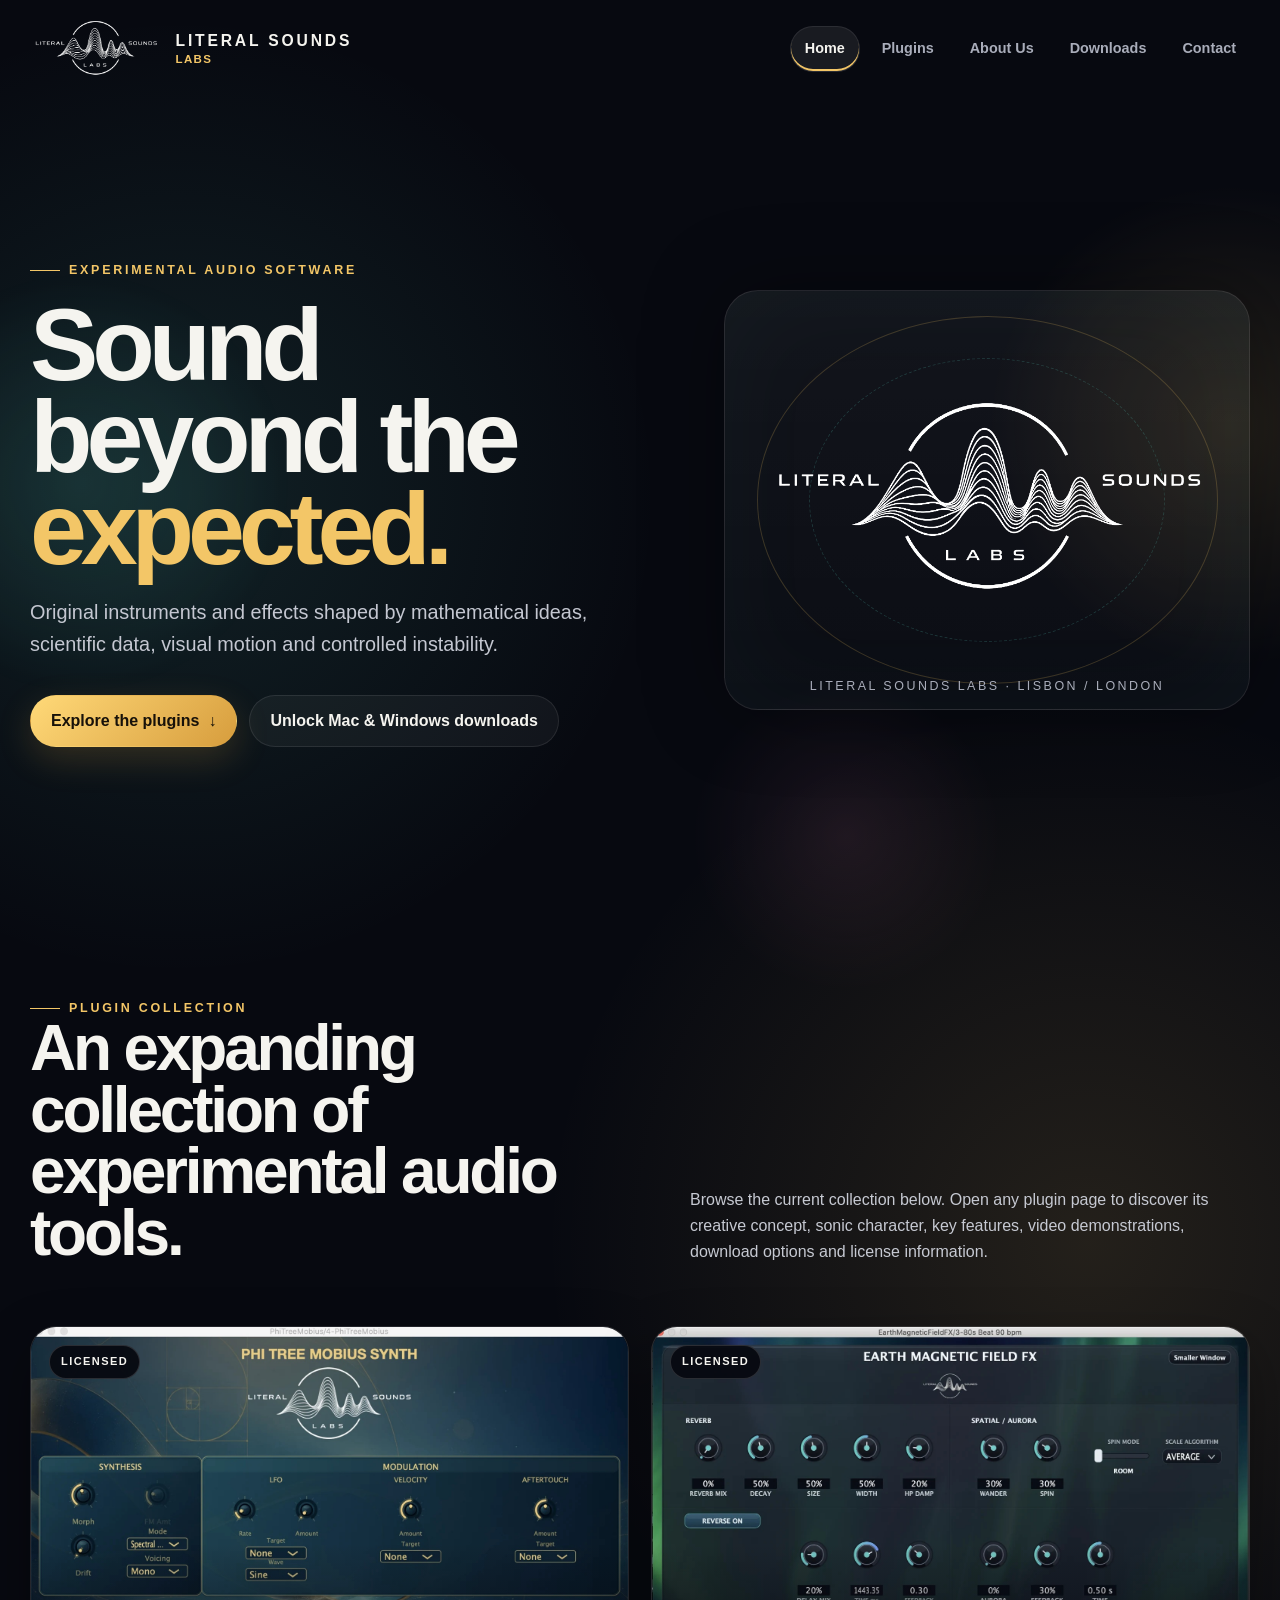
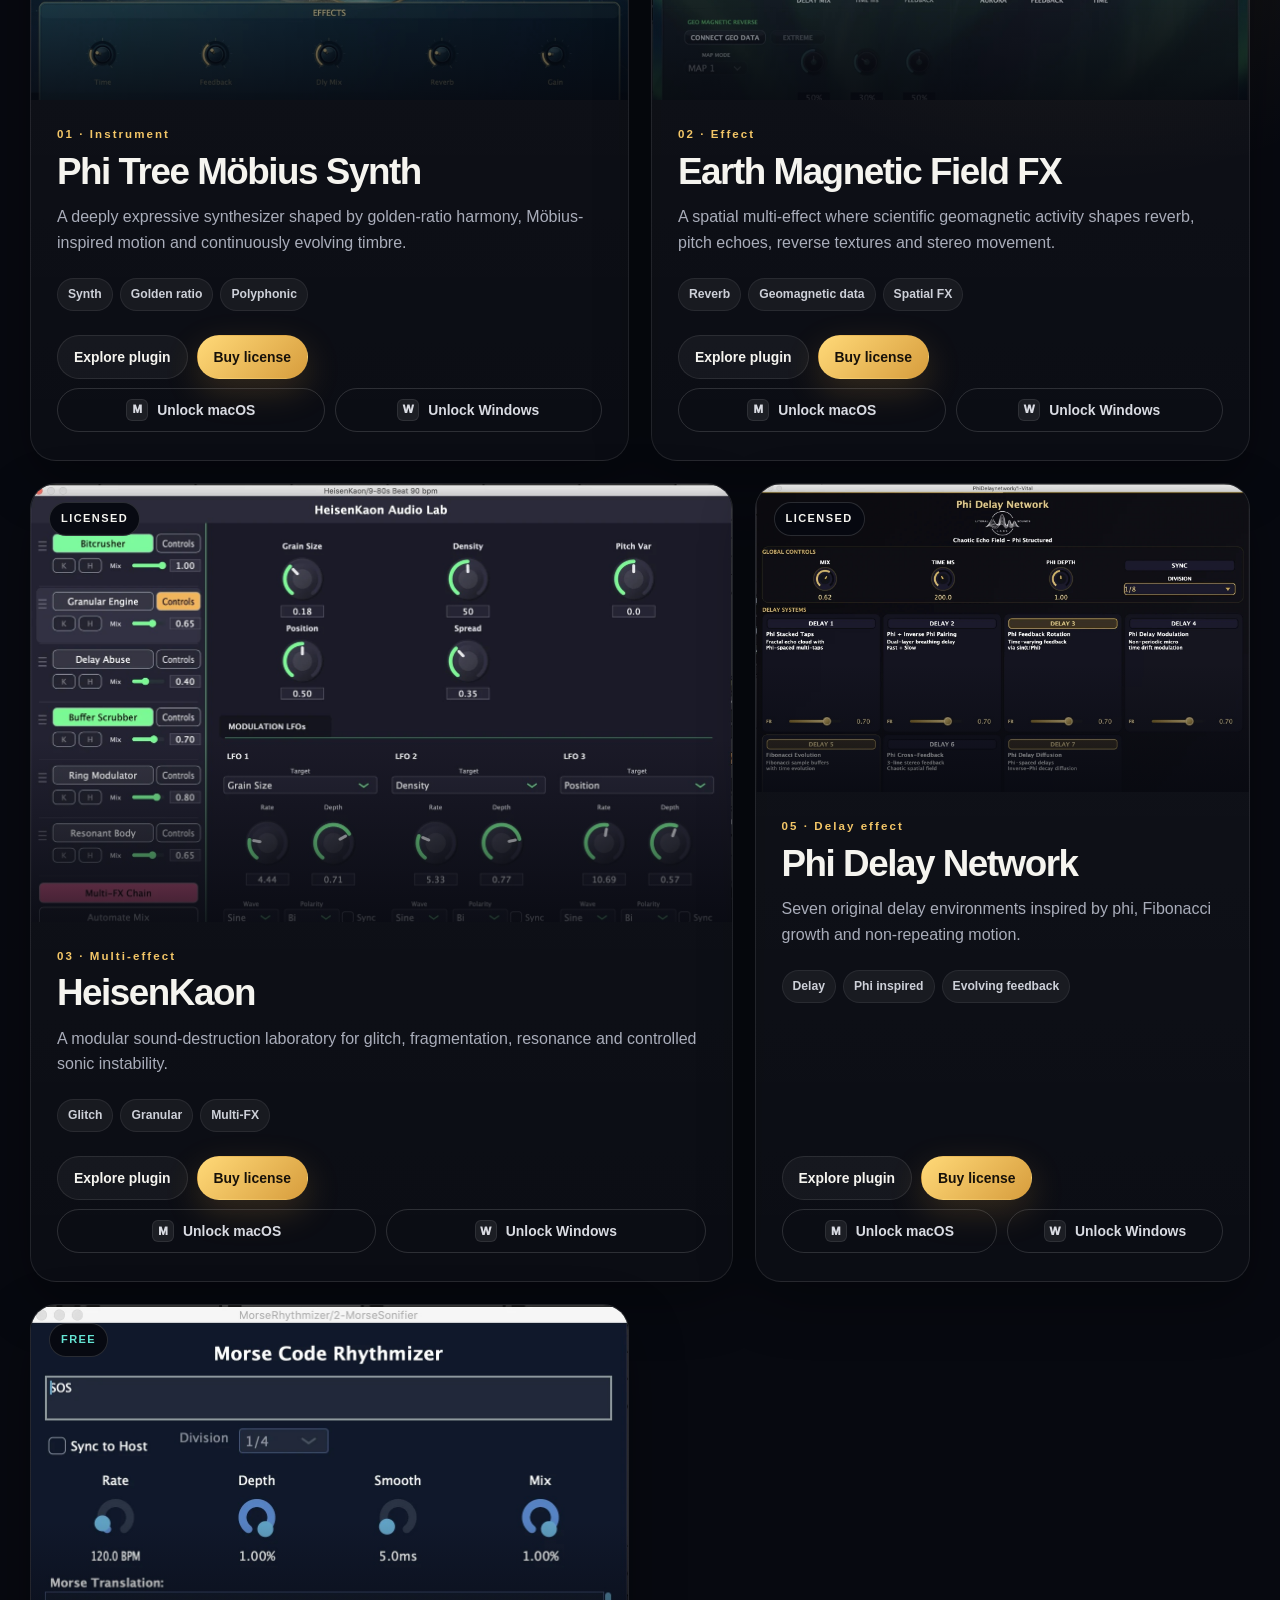
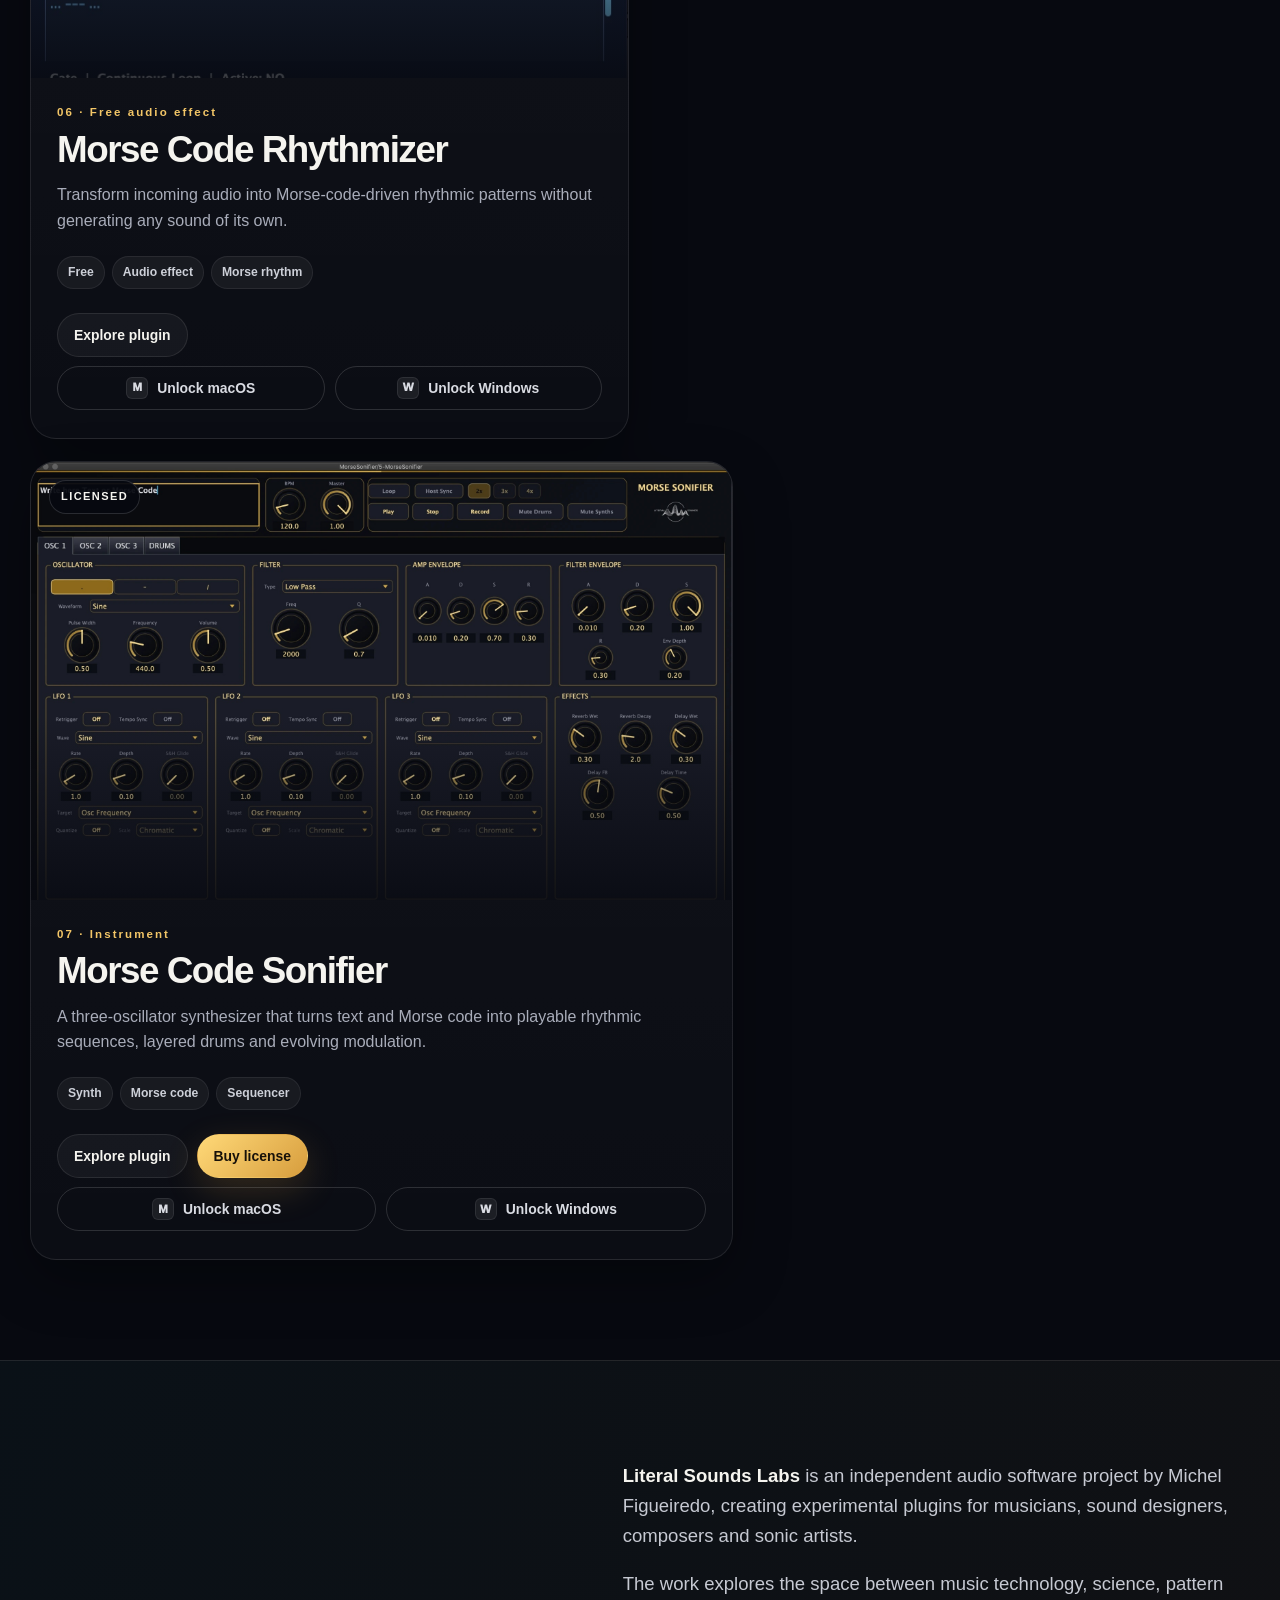
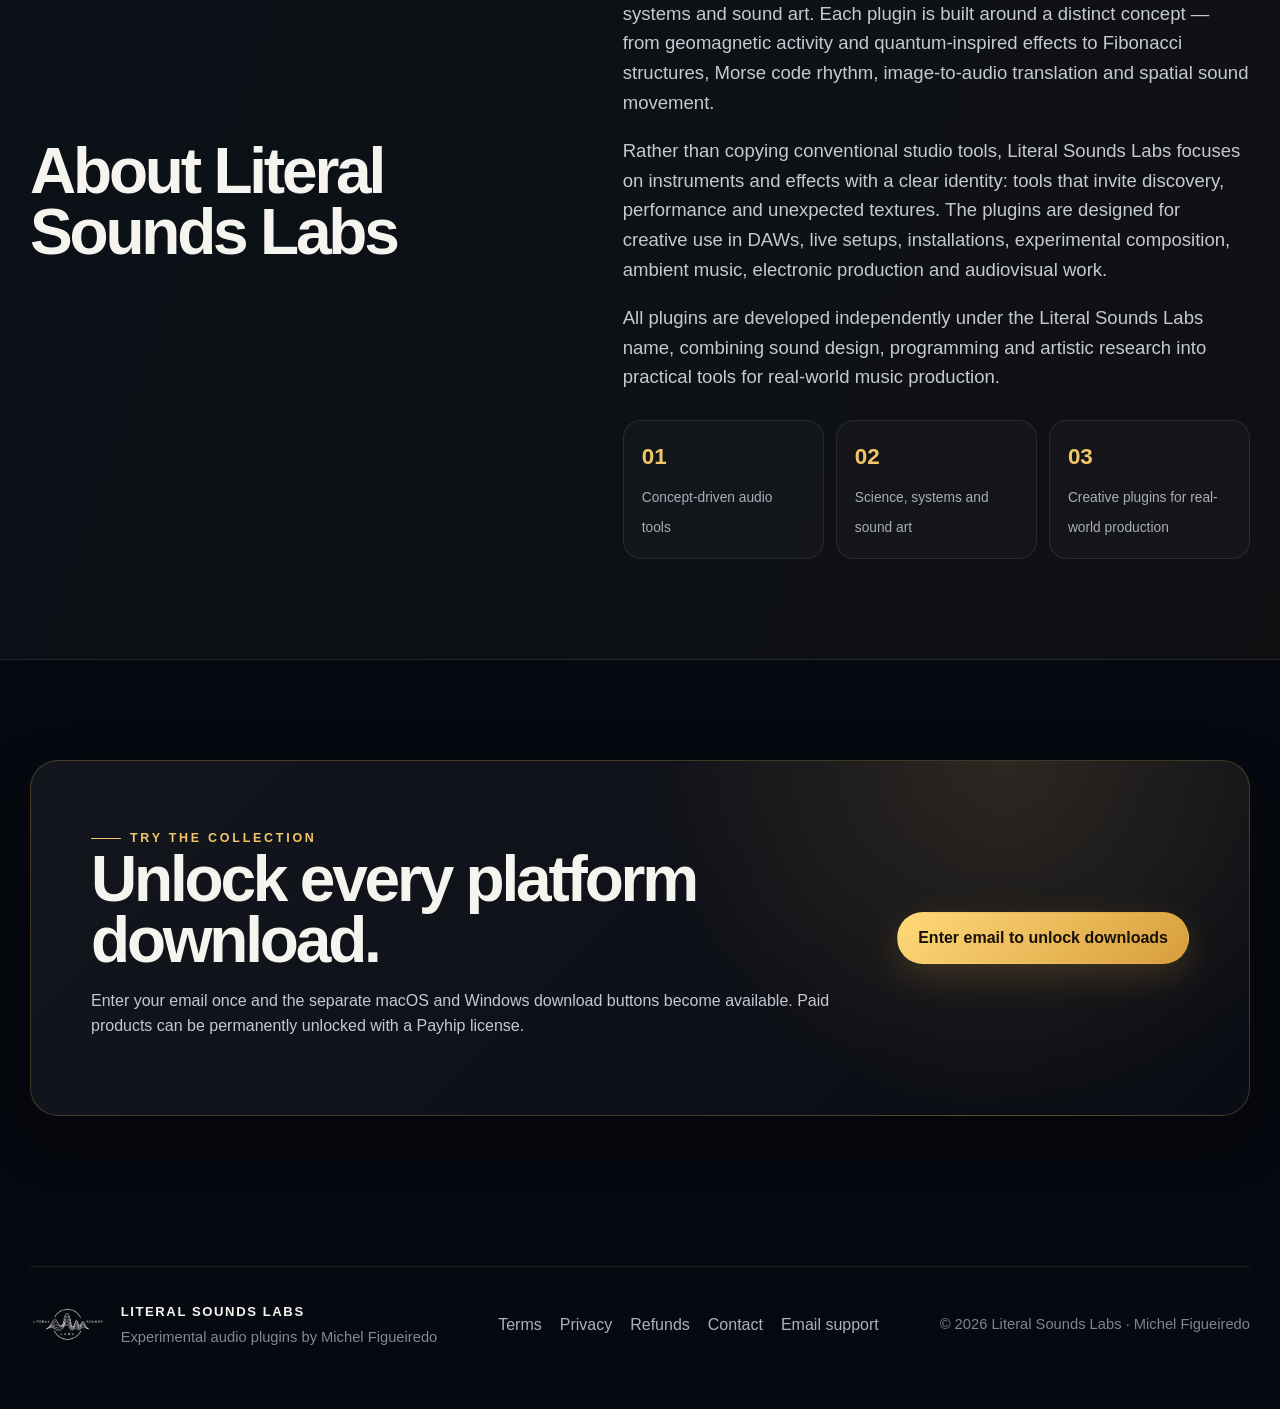
<file: index.html>
<!DOCTYPE html>

<html lang="en">
<head>
<meta charset="utf-8"/>
<meta content="width=device-width, initial-scale=1" name="viewport"/>
<meta content="#090b12" name="theme-color"/>
<meta content="Experimental audio plugins by Literal Sounds Labs: geometry, data, instability and sound." name="description"/>
<meta content="Literal Sounds Labs — Audio Plugins" property="og:title"/>
<meta content="Experimental audio plugins by Literal Sounds Labs: geometry, data, instability and sound." property="og:description"/>
<meta content="website" property="og:type"/>
<title>Literal Sounds Labs — Audio Plugins</title>
<link href="favicon.svg" rel="icon" type="image/svg+xml"/>
<link href="assets/styles.css?v=20260713-legal-contact-fix" rel="stylesheet"/>
</head>
<body class="">
<header class="site-header" id="siteHeader">
<nav aria-label="Main navigation" class="nav">
<a aria-label="Literal Sounds Labs home" class="brand" href="index.html">
<img alt="Literal Sounds Labs logo" class="brand-logo" src="literalSoundsLogo.png"/>
<span class="brand-label"><strong>Literal Sounds</strong><span>Labs</span></span>
</a>
<div class="nav-links"><a data-nav="home" href="index.html">Home</a><a data-nav="plugins" href="index.html#plugins">Plugins</a><a class="optional-link" data-nav="about" href="index.html#about">About Us</a><a class="optional-link" data-nav="downloads" href="index.html#downloads">Downloads</a><a class="contact-nav-link" data-nav="contact" href="contact.html">Contact</a></div>
</nav>
</header>
<section class="hero" id="top">
<div class="orb orb-a"></div><div class="orb orb-b"></div><div class="orb orb-c"></div>
<div class="hero-grid section-inner">
<div class="hero-copy reveal">
<span class="eyebrow">Experimental audio software</span>
<h1>Sound beyond the <em>expected.</em></h1>
<p>Original instruments and effects shaped by mathematical ideas, scientific data, visual motion and controlled instability.</p>
<div class="hero-actions">
<a class="btn btn-primary" href="#plugins">Explore the plugins <span aria-hidden="true">↓</span></a>
<button class="btn btn-secondary" onclick="openUnlockDialog('')" type="button">Unlock Mac &amp; Windows downloads</button>
</div>
</div>
<div aria-hidden="true" class="hero-visual reveal">
<div class="hero-logo-panel">
<img alt="Literal Sounds Labs logo" src="literalSoundsLogo.png"/>
<div class="signal-caption">Literal Sounds Labs · Lisbon / London</div>
</div>
</div>
</div>
</section>
<main class="page-shell">
<section class="section" id="plugins">
<div class="section-inner">
<div class="collection-intro reveal">
<div>
<span class="eyebrow">Plugin collection</span>
<h2>An expanding collection of experimental audio tools.</h2>
</div>
<p>Browse the current collection below. Open any plugin page to discover its creative concept, sonic character, key features, video demonstrations, download options and license information.</p>
</div>
<div class="grid-12">
<article class="plugin-card reveal">
<div class="card-media">
<img alt="Phi Tree Möbius Synth plugin interface" loading="lazy" src="assets/phi-tree-mobius-synth.jpg"/>
<span class="card-badge">Licensed</span>
</div>
<div class="card-body">
<span class="card-index">01 · Instrument</span>
<h3>Phi Tree Möbius Synth</h3>
<p>A deeply expressive synthesizer shaped by golden-ratio harmony, Möbius-inspired motion and continuously evolving timbre.</p>
<div class="chips"><span class="chip">Synth</span><span class="chip">Golden ratio</span><span class="chip">Polyphonic</span></div>

<div class="card-actions">
<a class="btn btn-secondary" href="plugins/phi-tree-mobius/">Explore plugin</a>
<div class="platform-downloads compact">

	<button class="btn btn-ghost platform-button"
  data-download-trigger=""
  data-href="https://downloads.literalsoundslabs.com/downloads/Mac/PhiTreeMobiusSynth/PhiTreeMobiusSynth-MacOS.zip"
  data-plugin="Phi Tree Möbius Synth"
  data-locked-label="Unlock macOS"
  data-platform="macos"
  data-unlocked-label="Download macOS"
  type="button">Unlock macOS</button>

<button class="btn btn-ghost platform-button"
  data-download-trigger=""
  data-href="https://downloads.literalsoundslabs.com/downloads/Windows/PhiTreeMobiusSynth/PhiTreeMobiusSynth-Windows.zip"
  data-plugin="Phi Tree Möbius Synth"
  data-locked-label="Unlock Windows"
  data-platform="windows"
  data-unlocked-label="Download Windows"
  type="button">Unlock Windows</button>
</div>
<a class="btn btn-primary" href="https://payhip.com/b/UputO" rel="noopener" target="_blank">Buy license</a>

</div>
</div>
</article>
<article class="plugin-card reveal">
<div class="card-media">
<img alt="Earth Magnetic Field FX plugin interface" loading="lazy" src="assets/emf-fx.jpg"/>
<span class="card-badge">Licensed</span>
</div>
<div class="card-body">
<span class="card-index">02 · Effect</span>
<h3>Earth Magnetic Field FX</h3>
<p>A spatial multi-effect where scientific geomagnetic activity shapes reverb, pitch echoes, reverse textures and stereo movement.</p>
<div class="chips"><span class="chip">Reverb</span><span class="chip">Geomagnetic data</span><span class="chip">Spatial FX</span></div>
<div class="card-actions">
<a class="btn btn-secondary" href="plugins/emf-fx/">Explore plugin</a>
<div class="platform-downloads compact">

	<button class="btn btn-ghost platform-button"
  data-download-trigger=""
  data-href="https://downloads.literalsoundslabs.com/downloads/Mac/EarthMagneticFieldFX/EarthMagneticFieldFX-MacOS.zip"
  data-plugin="Earth Magnetic Field FX"
  data-locked-label="Unlock macOS"
  data-platform="macos"
  data-unlocked-label="Download macOS"
  type="button">Unlock macOS</button>

<button class="btn btn-ghost platform-button"
  data-download-trigger=""
  data-href="https://downloads.literalsoundslabs.com/downloads/Windows/EarthMagneticFieldFX/EarthMagneticFieldFX-Windows.zip"
  data-plugin="Earth Magnetic Field FX"
  data-locked-label="Unlock Windows"
  data-platform="windows"
  data-unlocked-label="Download Windows"
  type="button">Unlock Windows</button>

</div>
<a class="btn btn-primary" href="https://payhip.com/b/wJB0x" rel="noopener" target="_blank">Buy license</a>
</div>
</div>
</article>
<article class="plugin-card reveal">
<div class="card-media">
<img alt="HeisenKaon Audio Lab plugin interface" loading="lazy" src="assets/heisenkaon.jpg"/>
<span class="card-badge">Licensed</span>
</div>
<div class="card-body">
<span class="card-index">03 · Multi-effect</span>
<h3>HeisenKaon</h3>
<p>A modular sound-destruction laboratory for glitch, fragmentation, resonance and controlled sonic instability.</p>
<div class="chips"><span class="chip">Glitch</span><span class="chip">Granular</span><span class="chip">Multi-FX</span></div>
<div class="card-actions">
<a class="btn btn-secondary" href="plugins/heisenkaon/">Explore plugin</a>
<div class="platform-downloads compact">

	<button class="btn btn-ghost platform-button"
  data-download-trigger=""
  data-href="https://downloads.literalsoundslabs.com/downloads/Mac/HeisenKaon/HeisenKaon-MacOS.zip"
  data-plugin="HeisenKaon"
  data-locked-label="Unlock macOS"
  data-platform="macos"
  data-unlocked-label="Download macOS"
  type="button">Unlock macOS</button>

<button class="btn btn-ghost platform-button"
  data-download-trigger=""
  data-href="https://downloads.literalsoundslabs.com/downloads/Windows/HeisenKaon/HeisenKaon-Windows.zip"
  data-plugin="HeisenKaon"
  data-locked-label="Unlock Windows"
  data-platform="windows"
  data-unlocked-label="Download Windows"
  type="button">Unlock Windows</button>

</div>
<a class="btn btn-primary" href="https://payhip.com/b/tfrmU" rel="noopener" target="_blank">Buy license</a>
</div>
</div>
</article>
<!-- article class="plugin-card reveal">
<div class="card-media">
<img alt="ImageSonicFlux plugin interface with a star path" loading="lazy" src="assets/image-sonic-flux.jpg"/>
<span class="card-badge">Licensed</span>
</div>
<div class="card-body">
<span class="card-index">04 · Spatial effect</span>
<h3>ImageSonicFlux</h3>
<p>Transform image contours and hand-drawn shapes into expressive stereo or multi-output sound trajectories.</p>
<div class="chips"><span class="chip">Image mapping</span><span class="chip">Spatial audio</span><span class="chip">Multi-output</span></div>
<div class="card-actions">
<a class="btn btn-secondary" href="plugins/image-sonic-flux/">Explore plugin</a>
<div class="platform-downloads compact"><button class="btn btn-ghost platform-button unavailable-download" disabled="" type="button">macOS coming soon</button><button class="btn btn-ghost platform-button unavailable-download" disabled="" type="button">Windows coming soon</button></div>
<a class="btn btn-primary" href="https://payhip.com/b/Zqare" rel="noopener" target="_blank">Buy license</a>
</div>
</div> -->
</article>
<article class="plugin-card reveal">
<div class="card-media">
<img alt="Phi Delay Network plugin interface" loading="lazy" src="assets/phi-delay-network.jpg"/>
<span class="card-badge">Licensed</span>
</div>
<div class="card-body">
<span class="card-index">05 · Delay effect</span>
<h3>Phi Delay Network</h3>
<p>Seven original delay environments inspired by phi, Fibonacci growth and non-repeating motion.</p>
<div class="chips"><span class="chip">Delay</span><span class="chip">Phi inspired</span><span class="chip">Evolving feedback</span></div>
<div class="card-actions">
<a class="btn btn-secondary" href="plugins/phi-delay-network/">Explore plugin</a>
<div class="platform-downloads compact">

	<button class="btn btn-ghost platform-button"
	  data-download-trigger=""
	  data-href="https://downloads.literalsoundslabs.com/downloads/Mac/PhiDelayNetwork/PhiDelayNetwork-MacOS.zip"
	  data-plugin="Phi Delay Network"
	  data-locked-label="Unlock macOS"
	  data-platform="macos"
	  data-unlocked-label="Download macOS"
	  type="button">Unlock macOS</button>

<button class="btn btn-ghost platform-button"
  data-download-trigger=""
  data-href="https://downloads.literalsoundslabs.com/downloads/Windows/PhiDelayNetwork/PhiDelayNetwork-Windows.zip"
  data-plugin="Phi Delay Network"
  data-locked-label="Unlock Windows"
  data-platform="windows"
  data-unlocked-label="Download Windows"
  type="button">Unlock Windows</button>

</div>
<a class="btn btn-primary" href="https://payhip.com/b/w4rlF" rel="noopener" target="_blank">Buy license</a>
</div>
</div>
</article>
<article class="plugin-card reveal">
<div class="card-media">
<img alt="Morse Code Rhythmizer audio effect interface" loading="lazy" src="assets/morse-code-rhythmizer.jpg"/>
<span class="card-badge free">Free</span>
</div>
<div class="card-body">
<span class="card-index">06 · Free audio effect</span>
<h3>Morse Code Rhythmizer</h3>
<p>Transform incoming audio into Morse-code-driven rhythmic patterns without generating any sound of its own.</p>
<div class="chips"><span class="chip">Free</span><span class="chip">Audio effect</span><span class="chip">Morse rhythm</span></div>
<div class="card-actions">
<a class="btn btn-secondary" href="plugins/morse-code-rhythmizer/">Explore plugin</a>
<div class="platform-downloads compact">

	<button class="btn btn-ghost platform-button"
	  data-download-trigger=""
	  data-href="https://downloads.literalsoundslabs.com/downloads/Mac/MorseRhythmizer/MorseRhythmizer-MacOS.zip"
	  data-plugin="Morse Code Rhythmizer"
	  data-locked-label="Unlock macOS"
	  data-platform="macos"
	  data-unlocked-label="Download macOS"
	  type="button">Unlock macOS</button>

	<button class="btn btn-ghost platform-button"
	  data-download-trigger=""
	  data-href="https://downloads.literalsoundslabs.com/downloads/Windows/MorseRhythmizer/MorseRhythmizer-Windows.zip"
	  data-plugin="Morse Code Rhythmizer"
	  data-locked-label="Unlock Windows"
	  data-platform="windows"
	  data-unlocked-label="Download Windows"
	  type="button">Unlock Windows</button>
</div>

</div>
</div>
</article>
<article class="plugin-card reveal">
<div class="card-media">
<img alt="Morse Code Sonifier synthesizer interface" loading="lazy" src="assets/morse-code-sonifier.jpg"/>
<span class="card-badge">Licensed</span>
</div>
<div class="card-body">
<span class="card-index">07 · Instrument</span>
<h3>Morse Code Sonifier</h3>
<p>A three-oscillator synthesizer that turns text and Morse code into playable rhythmic sequences, layered drums and evolving modulation.</p>
<div class="chips"><span class="chip">Synth</span><span class="chip">Morse code</span><span class="chip">Sequencer</span></div>
<div class="card-actions">
<a class="btn btn-secondary" href="plugins/morse-code-sonifier/">Explore plugin</a>
<div class="platform-downloads compact">

	<button class="btn btn-ghost platform-button"
	  data-download-trigger=""
	  data-href="https://downloads.literalsoundslabs.com/downloads/Mac/MorseSonifier/MorseSonifier-MacOS.zip"
	  data-plugin="Morse Code Sonifier"
	  data-locked-label="Unlock macOS"
	  data-platform="macos"
	  data-unlocked-label="Download macOS"
	  type="button">Unlock macOS</button>

<button class="btn btn-ghost platform-button"
  data-download-trigger=""
  data-href="https://downloads.literalsoundslabs.com/downloads/Windows/MorseSonifier/MorseSonifier-Windows.zip"
  data-plugin="Morse Code Sonifier"
  data-locked-label="Unlock Windows"
  data-platform="windows"
  data-unlocked-label="Download Windows"
  type="button">Unlock Windows</button>

</div>
<a class="btn btn-primary" href="https://payhip.com/b/F7Gh2" rel="noopener" target="_blank">Buy license</a>
</div>
</div>
</article>
</div>
</div>
</section>
<section class="section manifesto" id="about">
<div class="section-inner manifesto-grid">
<h2 class="reveal">About Literal Sounds Labs</h2>
<div class="manifesto-copy reveal">
<p><strong>Literal Sounds Labs</strong> is an independent audio software project by Michel Figueiredo, creating experimental plugins for musicians, sound designers, composers and sonic artists.</p>
<p>The work explores the space between music technology, science, pattern systems and sound art. Each plugin is built around a distinct concept — from geomagnetic activity and quantum-inspired effects to Fibonacci structures, Morse code rhythm, image-to-audio translation and spatial sound movement.</p>
<p>Rather than copying conventional studio tools, Literal Sounds Labs focuses on instruments and effects with a clear identity: tools that invite discovery, performance and unexpected textures. The plugins are designed for creative use in DAWs, live setups, installations, experimental composition, ambient music, electronic production and audiovisual work.</p>
<p>All plugins are developed independently under the Literal Sounds Labs name, combining sound design, programming and artistic research into practical tools for real-world music production.</p>
<div class="principles">
<div class="principle"><b>01</b><span>Concept-driven audio tools</span></div>
<div class="principle"><b>02</b><span>Science, systems and sound art</span></div>
<div class="principle"><b>03</b><span>Creative plugins for real-world production</span></div>
</div>
</div>
</div>
</section>
<section class="section" id="downloads">
<div class="section-inner">
<div class="unlock-cta reveal">
<div>
<span class="eyebrow">Try the collection</span>
<h2 id="unlockTitle">Unlock every platform download.</h2>
<p id="unlockText">Enter your email once and the separate macOS and Windows download buttons become available. Paid products can be permanently unlocked with a Payhip license.</p>
</div>
<button class="btn btn-primary" onclick="openUnlockDialog('')" type="button">Enter email to unlock downloads</button>
</div>
</div>
</section>
</main>
<footer>
<div class="footer-inner">
<div class="footer-brand">
<img alt="Literal Sounds Labs logo" src="literalSoundsLogo.png"/>
<div class="footer-brand-text">
<strong>Literal Sounds Labs</strong>
<span>Experimental audio plugins by Michel Figueiredo</span>
</div>
</div>
<div class="footer-links"><a href="terms.html">Terms</a><a href="privacy.html">Privacy</a><a href="refund.html">Refunds</a><a href="contact.html">Contact</a><a href="mailto:support@literalsoundslabs.com" rel="noopener noreferrer" target="_blank">Email support</a></div>
<div class="footer-meta">© <span id="year"></span> Literal Sounds Labs · Michel Figueiredo</div>
</div>
</footer>
<dialog aria-labelledby="unlockDialogTitle" id="unlockDialog">
<button aria-label="Close email form" class="dialog-close" type="button">×</button>
<div class="unlock-content">
<span class="eyebrow">Download access</span>
<h2 id="unlockDialogTitle">Unlock the plugins.</h2>
<p>Enter your email once to reveal the macOS and Windows download buttons across the entire website.</p>
<form class="email-form" id="emailForm">
<label for="emailInput">Email address</label>
<input autocomplete="email" id="emailInput" name="email" placeholder="you@example.com" required="" type="email"/>
<button class="btn btn-primary" id="submitEmail" type="submit">Unlock downloads</button>
<p class="form-note">By continuing, you agree that Literal Sounds Labs may store this email for download access and occasional product news.</p>
<p aria-live="polite" class="form-message" id="formMessage"></p>
</form>
</div>
</dialog>
<script src="assets/site.js?v=20260824-3"></script>

</body>
</html>
</file>
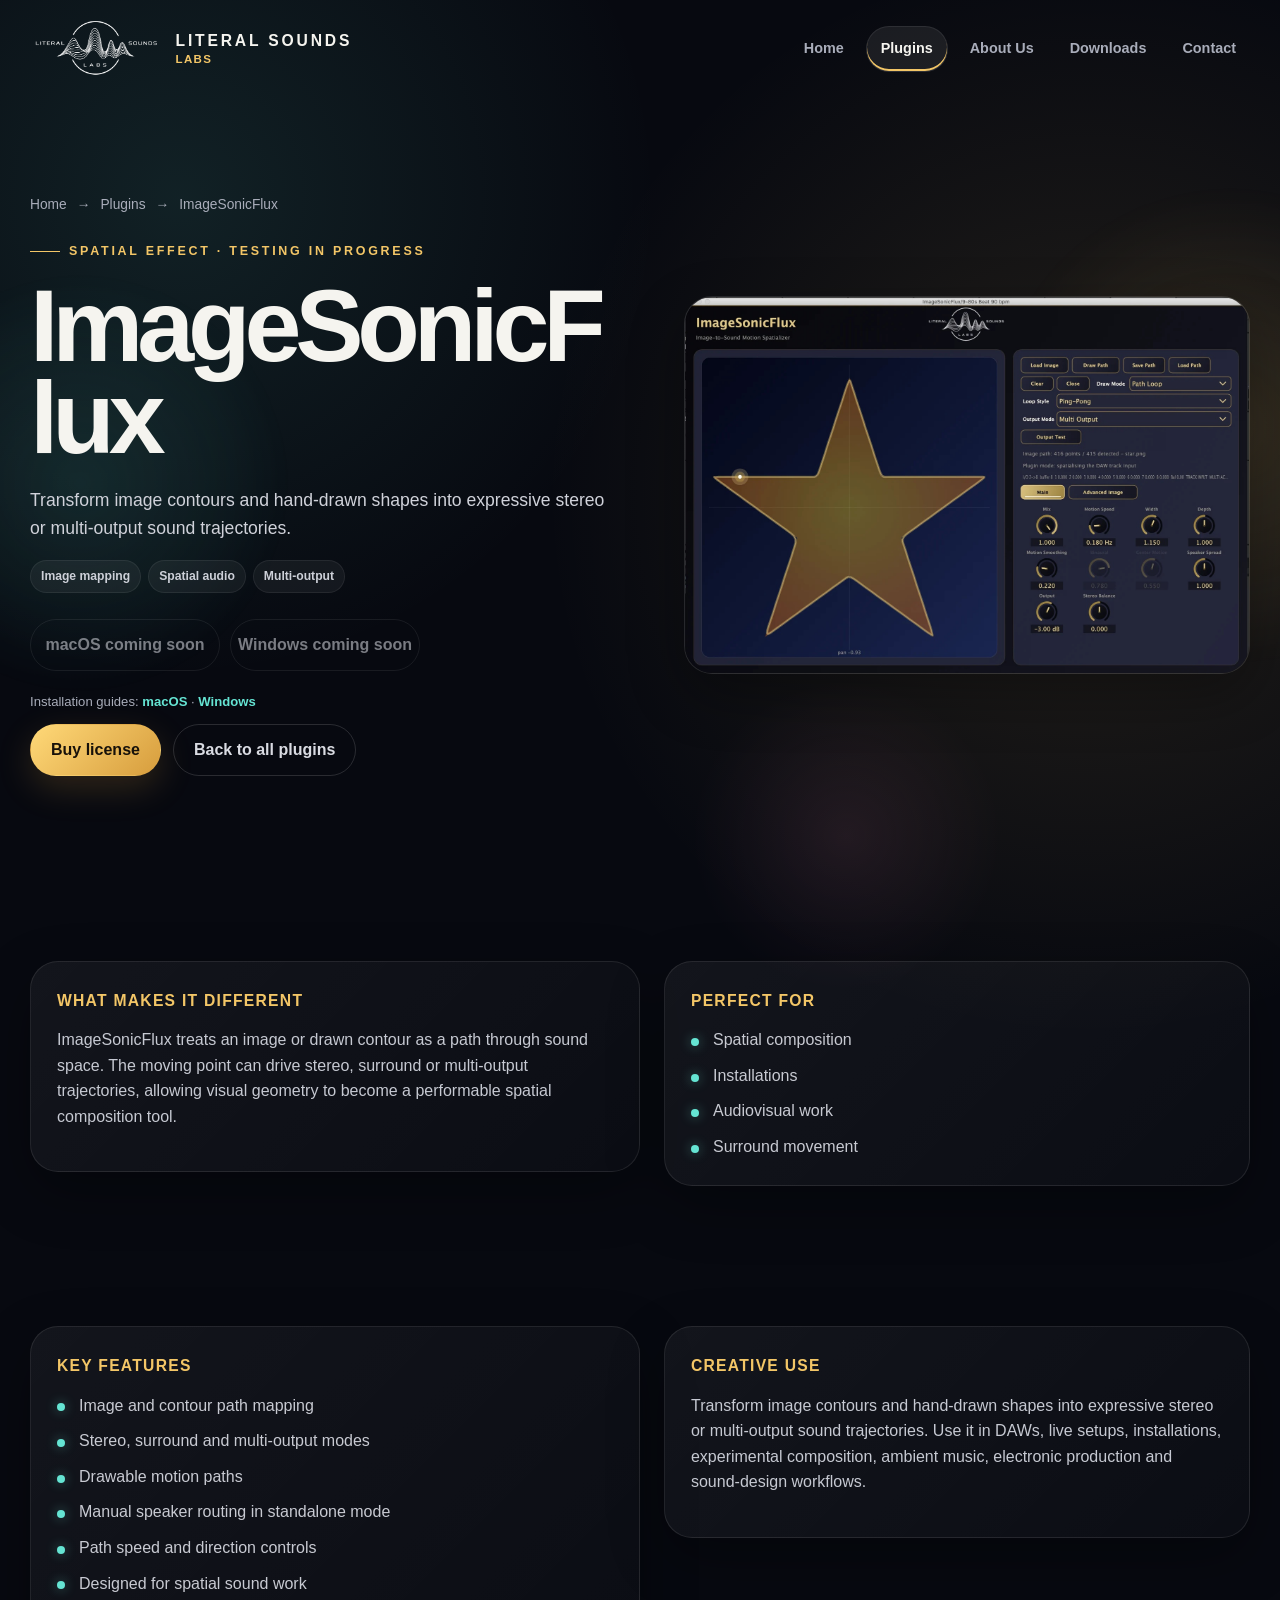
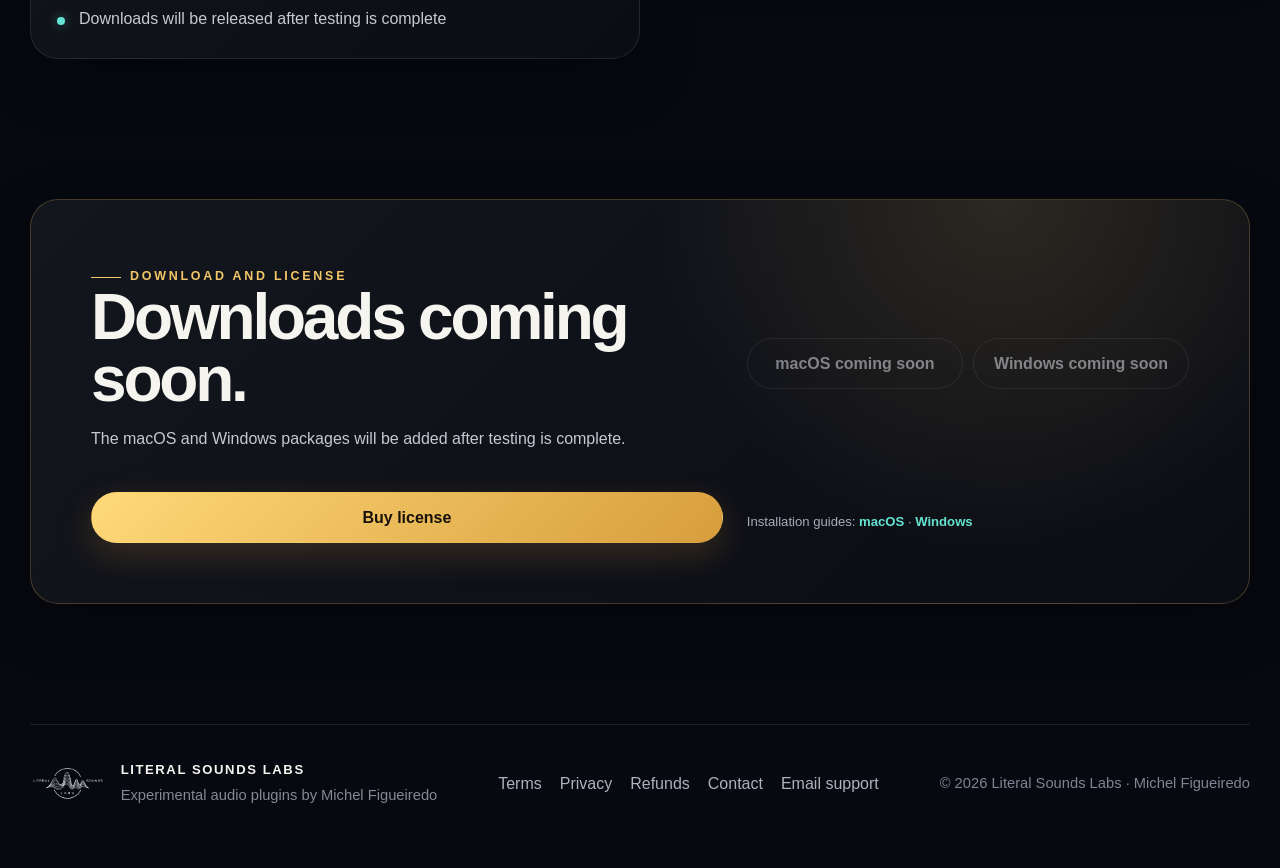
<file: plugins/image-sonic-flux/index.html>
<!DOCTYPE html>

<html lang="en"><head><meta charset="utf-8"/><meta content="width=device-width, initial-scale=1" name="viewport"/><meta content="#090b12" name="theme-color"/><meta content="Transform image contours and hand-drawn shapes into expressive stereo or multi-output sound trajectories." name="description"/><meta content="ImageSonicFlux — Literal Sounds Labs" property="og:title"/><meta content="Transform image contours and hand-drawn shapes into expressive stereo or multi-output sound trajectories." property="og:description"/><meta content="website" property="og:type"/><title>ImageSonicFlux — Literal Sounds Labs</title><link href="../../favicon.svg" rel="icon" type="image/svg+xml"/><link href="../../assets/styles.css?v=20260713-legal-contact-fix" rel="stylesheet"/></head>
<body><header class="site-header" id="siteHeader"><nav aria-label="Main navigation" class="nav"><a aria-label="Literal Sounds Labs home" class="brand" href="../../index.html"><img alt="Literal Sounds Labs logo" class="brand-logo" src="../../literalSoundsLogo.png"/><span class="brand-label"><strong>Literal Sounds</strong><span>Labs</span></span></a><div class="nav-links"><a data-nav="home" href="../../index.html">Home</a><a data-nav="plugins" href="../../index.html#plugins">Plugins</a><a class="optional-link" data-nav="about" href="../../index.html#about">About Us</a><a class="optional-link" data-nav="downloads" href="../../index.html#downloads">Downloads</a><a class="contact-nav-link" data-nav="contact" href="../../contact.html">Contact</a></div></nav></header>
<section class="hero product-hero"><div class="orb orb-a"></div><div class="orb orb-b"></div><div class="orb orb-c"></div><div class="product-grid reveal"><div class="product-copy"><div class="breadcrumb"><a href="../../index.html">Home</a><span>→</span><a href="../../index.html#plugins">Plugins</a><span>→</span><span>ImageSonicFlux</span></div><span class="eyebrow">Spatial effect · Testing in progress</span><h1>ImageSonicFlux</h1><p class="lede">Transform image contours and hand-drawn shapes into expressive stereo or multi-output sound trajectories.</p><div class="chips"><span class="chip">Image mapping</span><span class="chip">Spatial audio</span><span class="chip">Multi-output</span></div><div class="actions"><div class="platform-downloads"><button class="btn btn-ghost platform-button unavailable-download" disabled="" type="button">macOS coming soon</button><button class="btn btn-ghost platform-button unavailable-download" disabled="" type="button">Windows coming soon</button></div><div class="installation-links">Installation guides: <a download="" href="../../downloads/guides/INSTALL-macOS.txt">macOS</a> · <a download="" href="../../downloads/guides/INSTALL-Windows.txt">Windows</a></div><a class="btn btn-primary" href="https://payhip.com/b/Zqare" rel="noopener" target="_blank">Buy license</a><a class="btn btn-ghost" href="../../index.html#plugins">Back to all plugins</a></div></div><div class="product-frame reveal"><img alt="ImageSonicFlux plugin interface with a star path" src="../../assets/image-sonic-flux.jpg"/></div></div></section>
<main class="page-shell"><section class="section-tight"><div class="section-inner content-grid"><div class="panel reveal"><h3>What makes it different</h3><p>ImageSonicFlux treats an image or drawn contour as a path through sound space. The moving point can drive stereo, surround or multi-output trajectories, allowing visual geometry to become a performable spatial composition tool.</p></div><div class="panel reveal"><h3>Perfect for</h3><ul class="usage-list"><li>Spatial composition</li><li>Installations</li><li>Audiovisual work</li><li>Surround movement</li></ul></div></div></section><section class="section-tight"><div class="section-inner content-grid"><div class="panel reveal"><h3>Key features</h3><ul class="feature-list"><li>Image and contour path mapping</li><li>Stereo, surround and multi-output modes</li><li>Drawable motion paths</li><li>Manual speaker routing in standalone mode</li><li>Path speed and direction controls</li><li>Designed for spatial sound work</li><li>Downloads will be released after testing is complete</li></ul></div><div class="panel reveal"><h3>Creative use</h3><p>Transform image contours and hand-drawn shapes into expressive stereo or multi-output sound trajectories. Use it in DAWs, live setups, installations, experimental composition, ambient music, electronic production and sound-design workflows.</p></div></div></section><section class="section-tight"><div class="section-inner"><div class="unlock-cta reveal"><div><span class="eyebrow">Download and license</span><h2 id="unlockTitle">Downloads coming soon.</h2><p id="unlockText">The macOS and Windows packages will be added after testing is complete.</p></div><div class="platform-downloads"><button class="btn btn-ghost platform-button unavailable-download" disabled="" type="button">macOS coming soon</button><button class="btn btn-ghost platform-button unavailable-download" disabled="" type="button">Windows coming soon</button></div><a class="btn btn-primary" href="https://payhip.com/b/Zqare" rel="noopener" target="_blank">Buy license</a><div class="installation-links">Installation guides: <a download="" href="../../downloads/guides/INSTALL-macOS.txt">macOS</a> · <a download="" href="../../downloads/guides/INSTALL-Windows.txt">Windows</a></div></div></div></section></main>
<footer><div class="footer-inner"><div class="footer-brand"><img alt="Literal Sounds Labs logo" src="../../literalSoundsLogo.png"/><div class="footer-brand-text"><strong>Literal Sounds Labs</strong><span>Experimental audio plugins by Michel Figueiredo</span></div></div><div class="footer-links"><a href="../../terms.html">Terms</a><a href="../../privacy.html">Privacy</a><a href="../../refund.html">Refunds</a><a href="../../contact.html">Contact</a><a href="mailto:support@literalsoundslabs.com" rel="noopener noreferrer" target="_blank">Email support</a></div><div class="footer-meta">© <span id="year"></span> Literal Sounds Labs · Michel Figueiredo</div></div></footer>
<dialog aria-labelledby="unlockDialogTitle" id="unlockDialog"><button aria-label="Close email form" class="dialog-close" type="button">×</button><div class="unlock-content"><span class="eyebrow">Download access</span><h2 id="unlockDialogTitle">Unlock the plugins.</h2><p>Enter your email once to reveal the macOS and Windows download buttons across the entire website.</p><form class="email-form" id="emailForm"><label for="emailInput">Email address</label><input autocomplete="email" id="emailInput" name="email" placeholder="you@example.com" required="" type="email"/><button class="btn btn-primary" id="submitEmail" type="submit">Unlock downloads</button><p class="form-note">By continuing, you agree that Literal Sounds Labs may store this email for download access and occasional product news.</p><p aria-live="polite" class="form-message" id="formMessage"></p></form></div></dialog><script src="../../assets/site.js?v=20260713-2"></script></body></html>
</file>
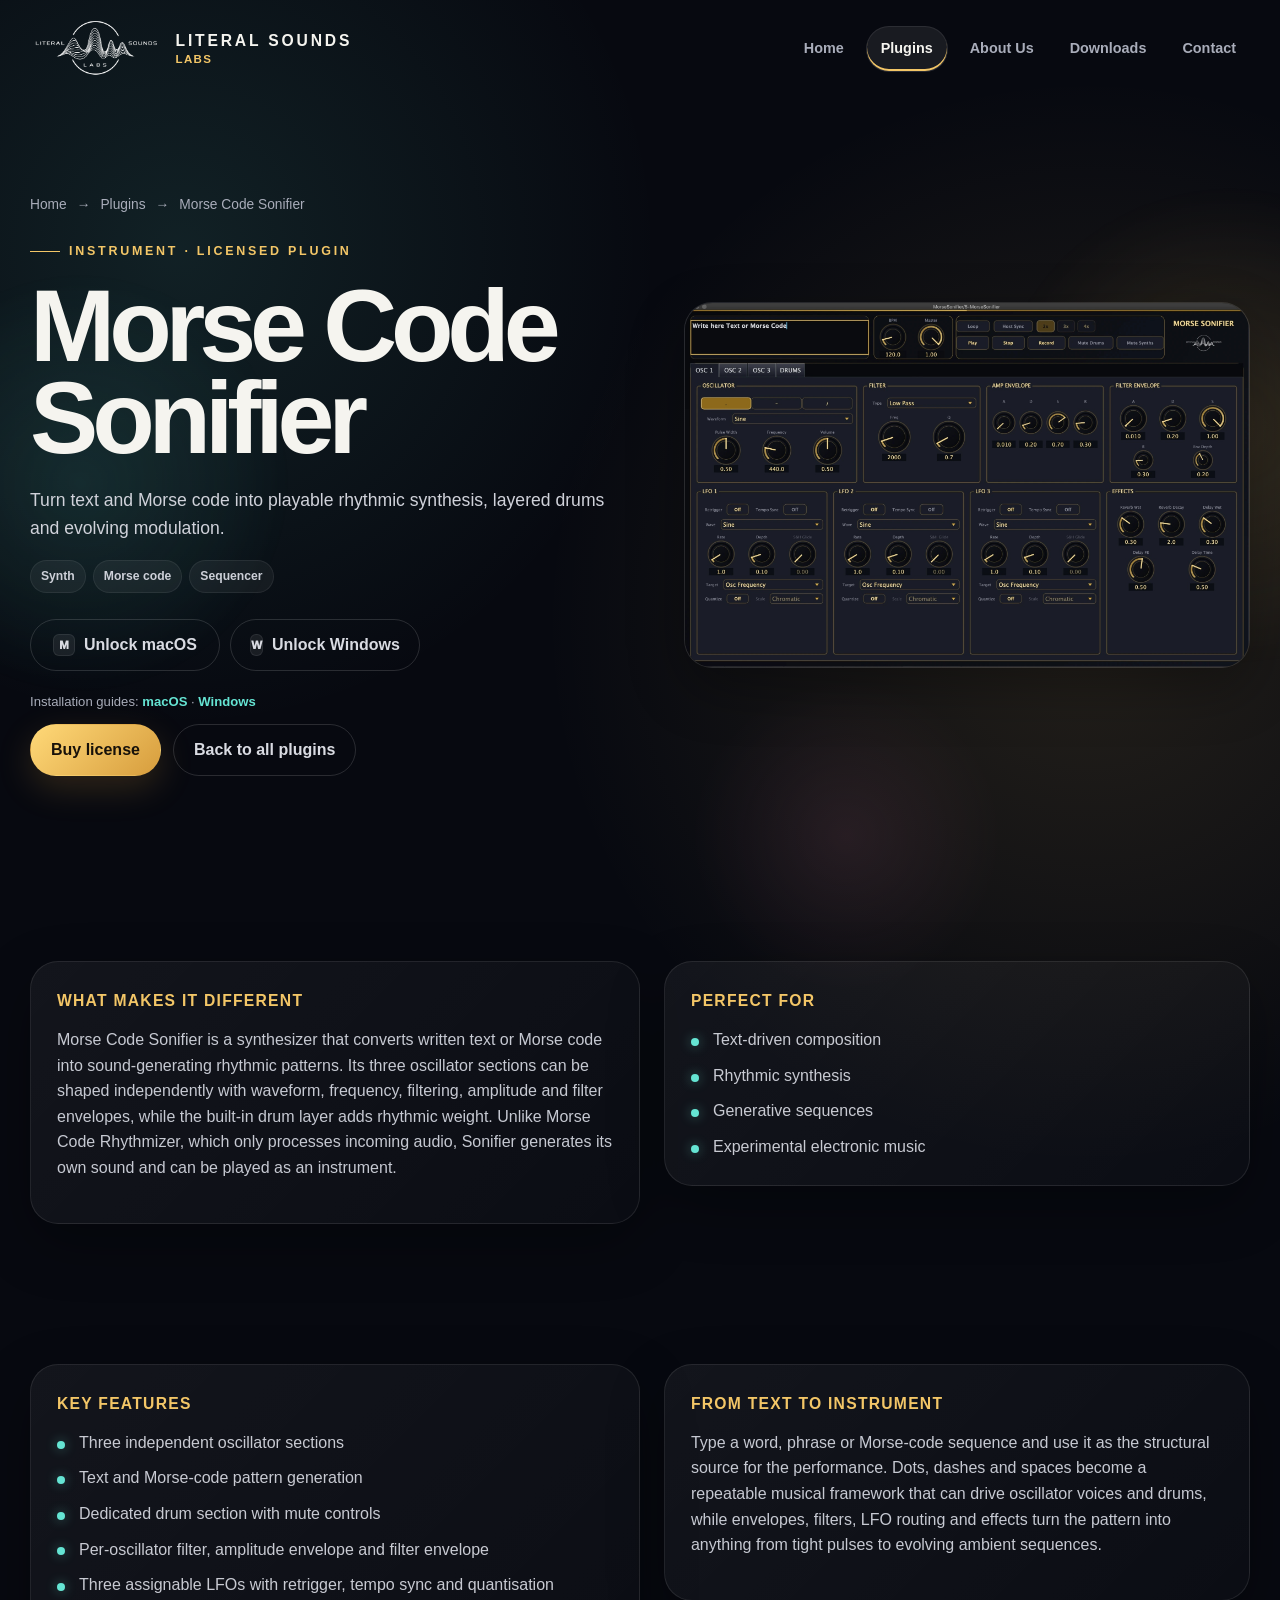
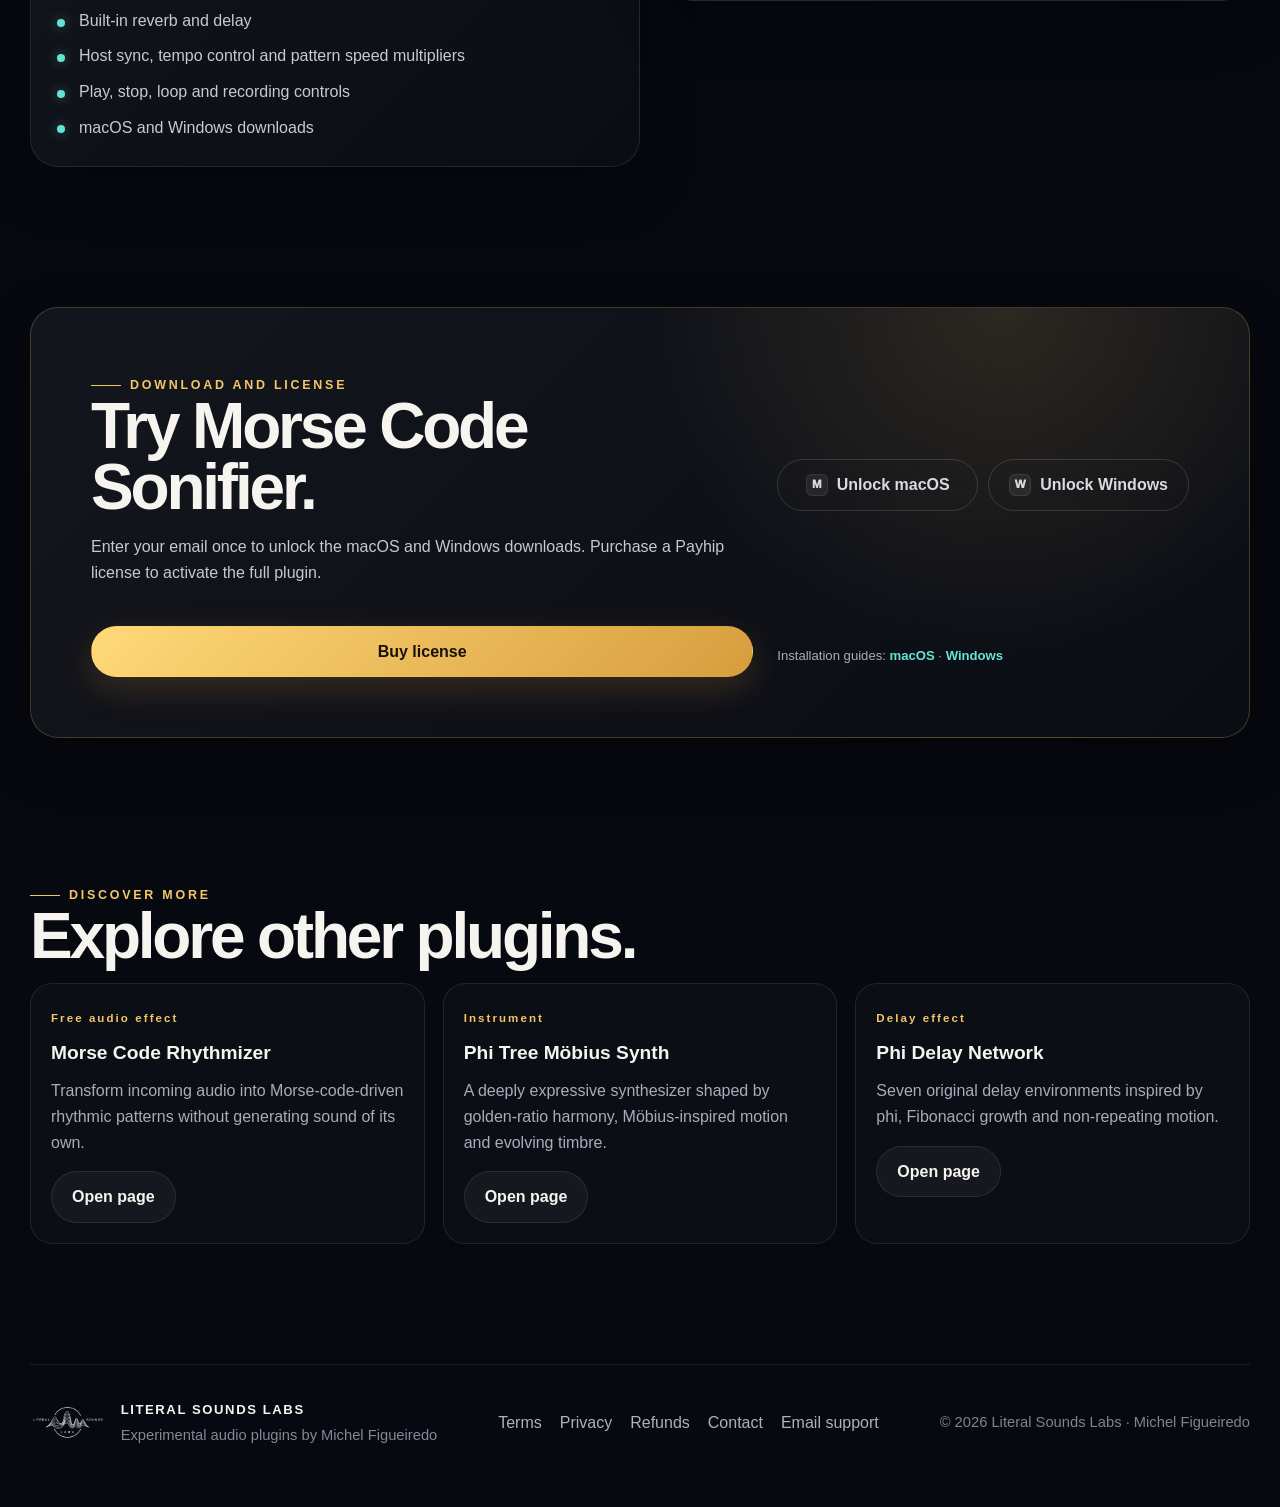
<file: plugins/morse-code-sonifier/index.html>
<!DOCTYPE html>

<html lang="en">
<head>
<meta charset="utf-8"/>
<meta content="width=device-width, initial-scale=1" name="viewport"/>
<meta content="#090b12" name="theme-color"/>
<meta content="A three-oscillator synthesizer that turns text and Morse code into playable rhythmic sequences, layered drums and evolving modulation." name="description"/>
<meta content="Morse Code Sonifier — Literal Sounds Labs" property="og:title"/>
<meta content="A three-oscillator synthesizer that turns text and Morse code into playable rhythmic sequences, layered drums and evolving modulation." property="og:description"/>
<meta content="website" property="og:type"/>
<title>Morse Code Sonifier — Literal Sounds Labs</title>
<link href="../../favicon.svg" rel="icon" type="image/svg+xml"/>
<link href="../../assets/styles.css?v=20260713-legal-contact-fix" rel="stylesheet"/>
</head>
<body class="">
<header class="site-header" id="siteHeader">
<nav aria-label="Main navigation" class="nav">
<a aria-label="Literal Sounds Labs home" class="brand" href="../../index.html">
<img alt="Literal Sounds Labs logo" class="brand-logo" src="../../literalSoundsLogo.png"/>
<span class="brand-label"><strong>Literal Sounds</strong><span>Labs</span></span>
</a>
<div class="nav-links"><a data-nav="home" href="../../index.html">Home</a><a data-nav="plugins" href="../../index.html#plugins">Plugins</a><a class="optional-link" data-nav="about" href="../../index.html#about">About Us</a><a class="optional-link" data-nav="downloads" href="../../index.html#downloads">Downloads</a><a class="contact-nav-link" data-nav="contact" href="../../contact.html">Contact</a></div>
</nav>
</header>
<section class="hero product-hero">
<div class="orb orb-a"></div><div class="orb orb-b"></div><div class="orb orb-c"></div>
<div class="product-grid reveal">
<div class="product-copy">
<div class="breadcrumb"><a href="../../index.html">Home</a><span>→</span><a href="../../index.html#plugins">Plugins</a><span>→</span><span>Morse Code Sonifier</span></div>
<span class="eyebrow">Instrument · Licensed plugin</span>
<h1>Morse Code Sonifier</h1>
<p class="lede">Turn text and Morse code into playable rhythmic synthesis, layered drums and evolving modulation.</p>
<div class="chips"><span class="chip">Synth</span><span class="chip">Morse code</span><span class="chip">Sequencer</span></div>
<div class="actions">
<div class="platform-downloads">


<button class="btn btn-ghost platform-button"
  data-download-trigger=""
  data-href="https://downloads.literalsoundslabs.com/downloads/Mac/MorseSonifier/MorseSonifier-MacOS.zip"
  data-plugin="Morse Code Sonifier"
  data-locked-label="Unlock macOS"
  data-platform="macos"
  data-unlocked-label="Download macOS"
  type="button">Unlock macOS</button>

<button class="btn btn-ghost platform-button"
  data-download-trigger=""
  data-href="https://downloads.literalsoundslabs.com/downloads/Windows/MorseSonifier/MorseSonifier-Windows.zip"
  data-plugin="Morse Code Sonifier"
  data-locked-label="Unlock Windows"
  data-platform="windows"
  data-unlocked-label="Download Windows"
  type="button">Unlock Windows</button>


</div>
<div class="installation-links">Installation guides: <a download="" href="../../downloads/guides/INSTALL-macOS.txt">macOS</a> · <a download="" href="../../downloads/guides/INSTALL-Windows.txt">Windows</a></div>
<a class="btn btn-primary" href="https://payhip.com/b/F7Gh2" rel="noopener" target="_blank">Buy license</a>
<a class="btn btn-ghost" href="../../index.html#plugins">Back to all plugins</a>
</div>
</div>
<div class="product-frame reveal"><img alt="Morse Code Sonifier synthesizer interface" src="../../assets/morse-code-sonifier.jpg"/></div>
</div>
</section>
<main class="page-shell">
<section class="section-tight">
<div class="section-inner content-grid">
<div class="panel reveal">
<h3>What makes it different</h3>
<p>Morse Code Sonifier is a synthesizer that converts written text or Morse code into sound-generating rhythmic patterns. Its three oscillator sections can be shaped independently with waveform, frequency, filtering, amplitude and filter envelopes, while the built-in drum layer adds rhythmic weight. Unlike Morse Code Rhythmizer, which only processes incoming audio, Sonifier generates its own sound and can be played as an instrument.</p>
</div>
<div class="panel reveal">
<h3>Perfect for</h3>
<ul class="usage-list"><li>Text-driven composition</li><li>Rhythmic synthesis</li><li>Generative sequences</li><li>Experimental electronic music</li></ul>
</div>
</div>
</section>
<section class="section-tight">
<div class="section-inner content-grid">
<div class="panel reveal">
<h3>Key features</h3>
<ul class="feature-list">
<li>Three independent oscillator sections</li>
<li>Text and Morse-code pattern generation</li>
<li>Dedicated drum section with mute controls</li>
<li>Per-oscillator filter, amplitude envelope and filter envelope</li>
<li>Three assignable LFOs with retrigger, tempo sync and quantisation</li>
<li>Built-in reverb and delay</li>
<li>Host sync, tempo control and pattern speed multipliers</li>
<li>Play, stop, loop and recording controls</li>
<li>macOS and Windows downloads</li>
</ul>
</div>
<div class="panel reveal">
<h3>From text to instrument</h3>
<p>Type a word, phrase or Morse-code sequence and use it as the structural source for the performance. Dots, dashes and spaces become a repeatable musical framework that can drive oscillator voices and drums, while envelopes, filters, LFO routing and effects turn the pattern into anything from tight pulses to evolving ambient sequences.</p>
</div>
</div>
</section>
<section class="section-tight">
<div class="section-inner">
<div class="unlock-cta reveal">
<div>
<span class="eyebrow">Download and license</span>
<h2 id="unlockTitle">Try Morse Code Sonifier.</h2>
<p id="unlockText">Enter your email once to unlock the macOS and Windows downloads. Purchase a Payhip license to activate the full plugin.</p>
</div>
<div class="platform-downloads">

<button class="btn btn-ghost platform-button"
  data-download-trigger=""
  data-href="https://downloads.literalsoundslabs.com/downloads/Mac/MorseSonifier/MorseSonifier-MacOS.zip"
  data-plugin="Morse Code Sonifier"
  data-locked-label="Unlock macOS"
  data-platform="macos"
  data-unlocked-label="Download macOS"
  type="button">Unlock macOS</button>

<button class="btn btn-ghost platform-button"
  data-download-trigger=""
  data-href="https://downloads.literalsoundslabs.com/downloads/Windows/MorseSonifier/MorseSonifier-Windows.zip"
  data-plugin="Morse Code Sonifier"
  data-locked-label="Unlock Windows"
  data-platform="windows"
  data-unlocked-label="Download Windows"
  type="button">Unlock Windows</button>

</div>
<a class="btn btn-primary" href="https://payhip.com/b/F7Gh2" rel="noopener" target="_blank">Buy license</a>
<div class="installation-links">Installation guides: <a download="" href="../../downloads/guides/INSTALL-macOS.txt">macOS</a> · <a download="" href="../../downloads/guides/INSTALL-Windows.txt">Windows</a></div>
</div>
</div>
</section>
<section class="section-tight">
<div class="section-inner">
<span class="eyebrow">Discover more</span>
<h2>Explore other plugins.</h2>
<div class="related-grid reveal">
<article class="related-card">
<span class="card-index">Free audio effect</span>
<h4>Morse Code Rhythmizer</h4>
<p>Transform incoming audio into Morse-code-driven rhythmic patterns without generating sound of its own.</p>
<a class="btn btn-secondary" href="../morse-code-rhythmizer/">Open page</a>
</article>
<article class="related-card">
<span class="card-index">Instrument</span>
<h4>Phi Tree Möbius Synth</h4>
<p>A deeply expressive synthesizer shaped by golden-ratio harmony, Möbius-inspired motion and evolving timbre.</p>
<a class="btn btn-secondary" href="../phi-tree-mobius/">Open page</a>
</article>
<article class="related-card">
<span class="card-index">Delay effect</span>
<h4>Phi Delay Network</h4>
<p>Seven original delay environments inspired by phi, Fibonacci growth and non-repeating motion.</p>
<a class="btn btn-secondary" href="../phi-delay-network/">Open page</a>
</article>
</div>
</div>
</section>
</main>
<footer>
<div class="footer-inner">
<div class="footer-brand">
<img alt="Literal Sounds Labs logo" src="../../literalSoundsLogo.png"/>
<div class="footer-brand-text"><strong>Literal Sounds Labs</strong><span>Experimental audio plugins by Michel Figueiredo</span></div>
</div>
<div class="footer-links"><a href="../../terms.html">Terms</a><a href="../../privacy.html">Privacy</a><a href="../../refund.html">Refunds</a><a href="../../contact.html">Contact</a><a href="mailto:support@literalsoundslabs.com" rel="noopener noreferrer" target="_blank">Email support</a></div>
<div class="footer-meta">© <span id="year"></span> Literal Sounds Labs · Michel Figueiredo</div>
</div>
</footer>
<dialog aria-labelledby="unlockDialogTitle" id="unlockDialog">
<button aria-label="Close email form" class="dialog-close" type="button">×</button>
<div class="unlock-content">
<span class="eyebrow">Download access</span>
<h2 id="unlockDialogTitle">Unlock the plugins.</h2>
<p>Enter your email once to reveal the macOS and Windows download buttons across the entire website.</p>
<form class="email-form" id="emailForm">
<label for="emailInput">Email address</label>
<input autocomplete="email" id="emailInput" name="email" placeholder="you@example.com" required="" type="email"/>
<button class="btn btn-primary" id="submitEmail" type="submit">Unlock downloads</button>
<p class="form-note">By continuing, you agree that Literal Sounds Labs may store this email for download access and occasional product news.</p>
<p aria-live="polite" class="form-message" id="formMessage"></p>
</form>
</div>
</dialog>
<script src="../../assets/site.js?v=20260824-3"></script>
</body>
</html>
</file>
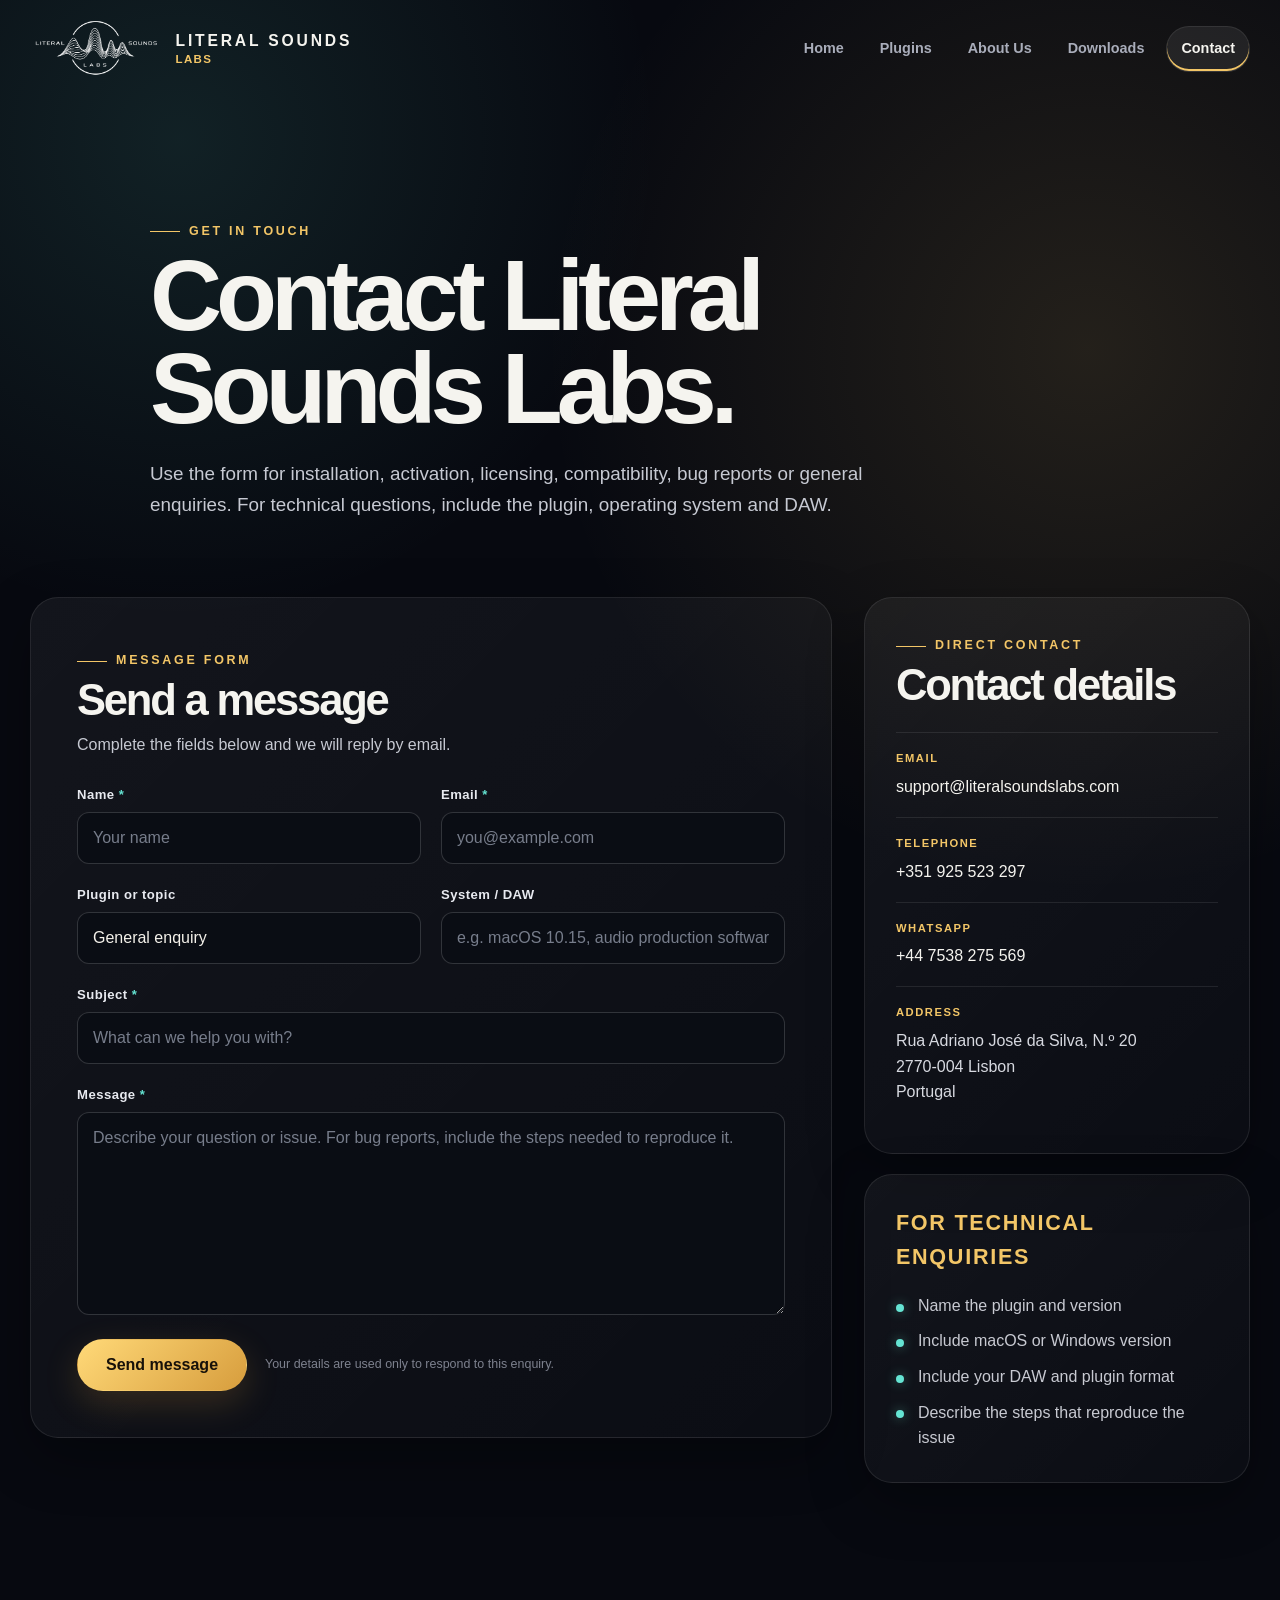
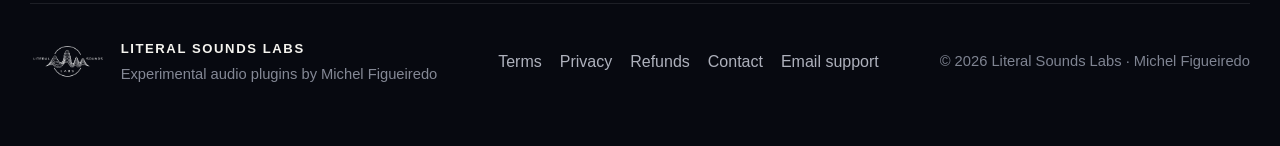
<file: contact.html>
<!DOCTYPE html>

<html lang="en">
<head>
<meta charset="utf-8"/>
<meta content="width=device-width, initial-scale=1" name="viewport"/>
<meta content="#090b12" name="theme-color"/>
<meta content="Contact Literal Sounds Labs for plugin support, installation, licensing and technical questions." name="description"/>
<meta content="Contact — Literal Sounds Labs" property="og:title"/>
<meta content="Contact Literal Sounds Labs for plugin support, installation, licensing and technical questions." property="og:description"/>
<meta content="website" property="og:type"/>
<title>Contact — Literal Sounds Labs</title>
<link href="favicon.svg" rel="icon" type="image/svg+xml"/>
<link href="assets/styles.css?v=20260713-legal-contact-fix" rel="stylesheet"/>
</head>
<body>
<header class="site-header" id="siteHeader">
<nav aria-label="Main navigation" class="nav">
<a aria-label="Literal Sounds Labs home" class="brand" href="index.html">
<img alt="Literal Sounds Labs logo" class="brand-logo" src="literalSoundsLogo.png"/>
<span class="brand-label"><strong>Literal Sounds</strong><span>Labs</span></span>
</a>
<div class="nav-links"><a data-nav="home" href="index.html">Home</a><a data-nav="plugins" href="index.html#plugins">Plugins</a><a class="optional-link" data-nav="about" href="index.html#about">About Us</a><a class="optional-link" data-nav="downloads" href="index.html#downloads">Downloads</a><a class="contact-nav-link" data-nav="contact" href="contact.html">Contact</a></div>
</nav>
</header>
<main class="page-shell contact-page">
<section class="contact-hero section-tight">
<div class="section-inner contact-heading reveal">
<span class="eyebrow">Get in touch</span>
<h1>Contact Literal Sounds Labs.</h1>
<p>Use the form for installation, activation, licensing, compatibility, bug reports or general enquiries. For technical questions, include the plugin, operating system and DAW.</p>
</div>
</section>
<section class="section-tight contact-content-section">
<div class="section-inner contact-layout">
<div class="panel contact-form-panel reveal">
<div class="contact-panel-heading">
<span class="eyebrow">Message form</span>
<h2>Send a message</h2>
<p>Complete the fields below and we will reply by email.</p>
</div>
<form action="https://formsubmit.co/literalsonics@gmail.com" class="contact-form" method="POST">
<input name="_subject" type="hidden" value="New Literal Sounds Labs contact message"/>
<input name="_next" type="hidden" value="https://literalsoundslabs.com/contact.html?sent=1"/>
<input name="_captcha" type="hidden" value="false"/>
<input autocomplete="off" class="form-honeypot" name="_honey" tabindex="-1"/>
<div class="contact-form-grid">
<div class="contact-field"><label for="contactName">Name <span aria-hidden="true">*</span></label><input autocomplete="name" id="contactName" name="Name" placeholder="Your name" required="" type="text"/></div>
<div class="contact-field"><label for="contactEmail">Email <span aria-hidden="true">*</span></label><input autocomplete="email" id="contactEmail" name="Email" placeholder="you@example.com" required="" type="email"/></div>
<div class="contact-field"><label for="contactPlugin">Plugin or topic</label><select id="contactPlugin" name="Plugin or topic"><option value="General enquiry">General enquiry</option><option>Earth Magnetic Field FX</option><option>HeisenKaon</option><option>ImageSonicFlux</option><option>Morse Code Rhythmizer</option><option>Morse Code Sonifier</option><option>Phi Delay Network</option><option>Phi Tree Möbius Synth</option></select></div>
<div class="contact-field"><label for="contactSystem">System / DAW</label><input id="contactSystem" name="System and DAW" placeholder="e.g. macOS 10.15, audio production software" type="text"/></div>
<div class="contact-field contact-field-wide"><label for="contactSubject">Subject <span aria-hidden="true">*</span></label><input id="contactSubject" name="Subject" placeholder="What can we help you with?" required="" type="text"/></div>
<div class="contact-field contact-field-wide"><label for="contactMessage">Message <span aria-hidden="true">*</span></label><textarea id="contactMessage" name="Message" placeholder="Describe your question or issue. For bug reports, include the steps needed to reproduce it." required="" rows="8"></textarea></div>
</div>
<div class="contact-form-footer">
<button class="btn btn-primary contact-submit" type="submit">Send message</button>
<p class="form-note">Your details are used only to respond to this enquiry.</p>
</div>
<p class="contact-success" hidden="" id="contactSuccess" role="status">Your message was sent. Literal Sounds Labs will reply as soon as possible.</p>
</form>
</div>
<aside aria-label="Contact details" class="contact-sidebar reveal">
<div class="panel contact-details-card">
<span class="eyebrow">Direct contact</span>
<h2>Contact details</h2>
<dl class="contact-list">
<div><dt>Email</dt><dd><a href="mailto:support@literalsoundslabs.com" rel="noopener noreferrer" target="_blank">support@literalsoundslabs.com</a></dd></div>
<div><dt>Telephone</dt><dd><a href="tel:+351925523297">+351 925 523 297</a></dd></div>
<div><dt>WhatsApp</dt><dd><a href="https://wa.me/447538275569" rel="noopener" target="_blank">+44 7538 275 569</a></dd></div>
<div><dt>Address</dt><dd><address>Rua Adriano José da Silva, N.º 20<br/>2770-004 Lisbon<br/>Portugal</address></dd></div>
</dl>
</div>
<div class="panel contact-tip-card">
<h3>For technical enquiries</h3>
<ul class="feature-list"><li>Name the plugin and version</li><li>Include macOS or Windows version</li><li>Include your DAW and plugin format</li><li>Describe the steps that reproduce the issue</li></ul>
</div>
</aside>
</div>
</section>
</main>
<footer><div class="footer-inner"><div class="footer-brand"><img alt="Literal Sounds Labs logo" src="literalSoundsLogo.png"/><div class="footer-brand-text"><strong>Literal Sounds Labs</strong><span>Experimental audio plugins by Michel Figueiredo</span></div></div><div class="footer-links"><a href="terms.html">Terms</a><a href="privacy.html">Privacy</a><a href="refund.html">Refunds</a><a href="contact.html">Contact</a><a href="mailto:support@literalsoundslabs.com" rel="noopener noreferrer" target="_blank">Email support</a></div><div class="footer-meta">© <span id="year"></span> Literal Sounds Labs · Michel Figueiredo</div></div></footer>
<script src="assets/site.js?v=20260713-2"></script>
<script>
(function () {
  var params = new URLSearchParams(window.location.search);
  var message = document.getElementById('contactSuccess');
  if (params.get('sent') === '1' && message) {
    message.hidden = false;
    message.scrollIntoView({ block: 'center' });
    history.replaceState({}, document.title, 'contact.html');
  }
})();
</script>
</body>
</html>
</file>
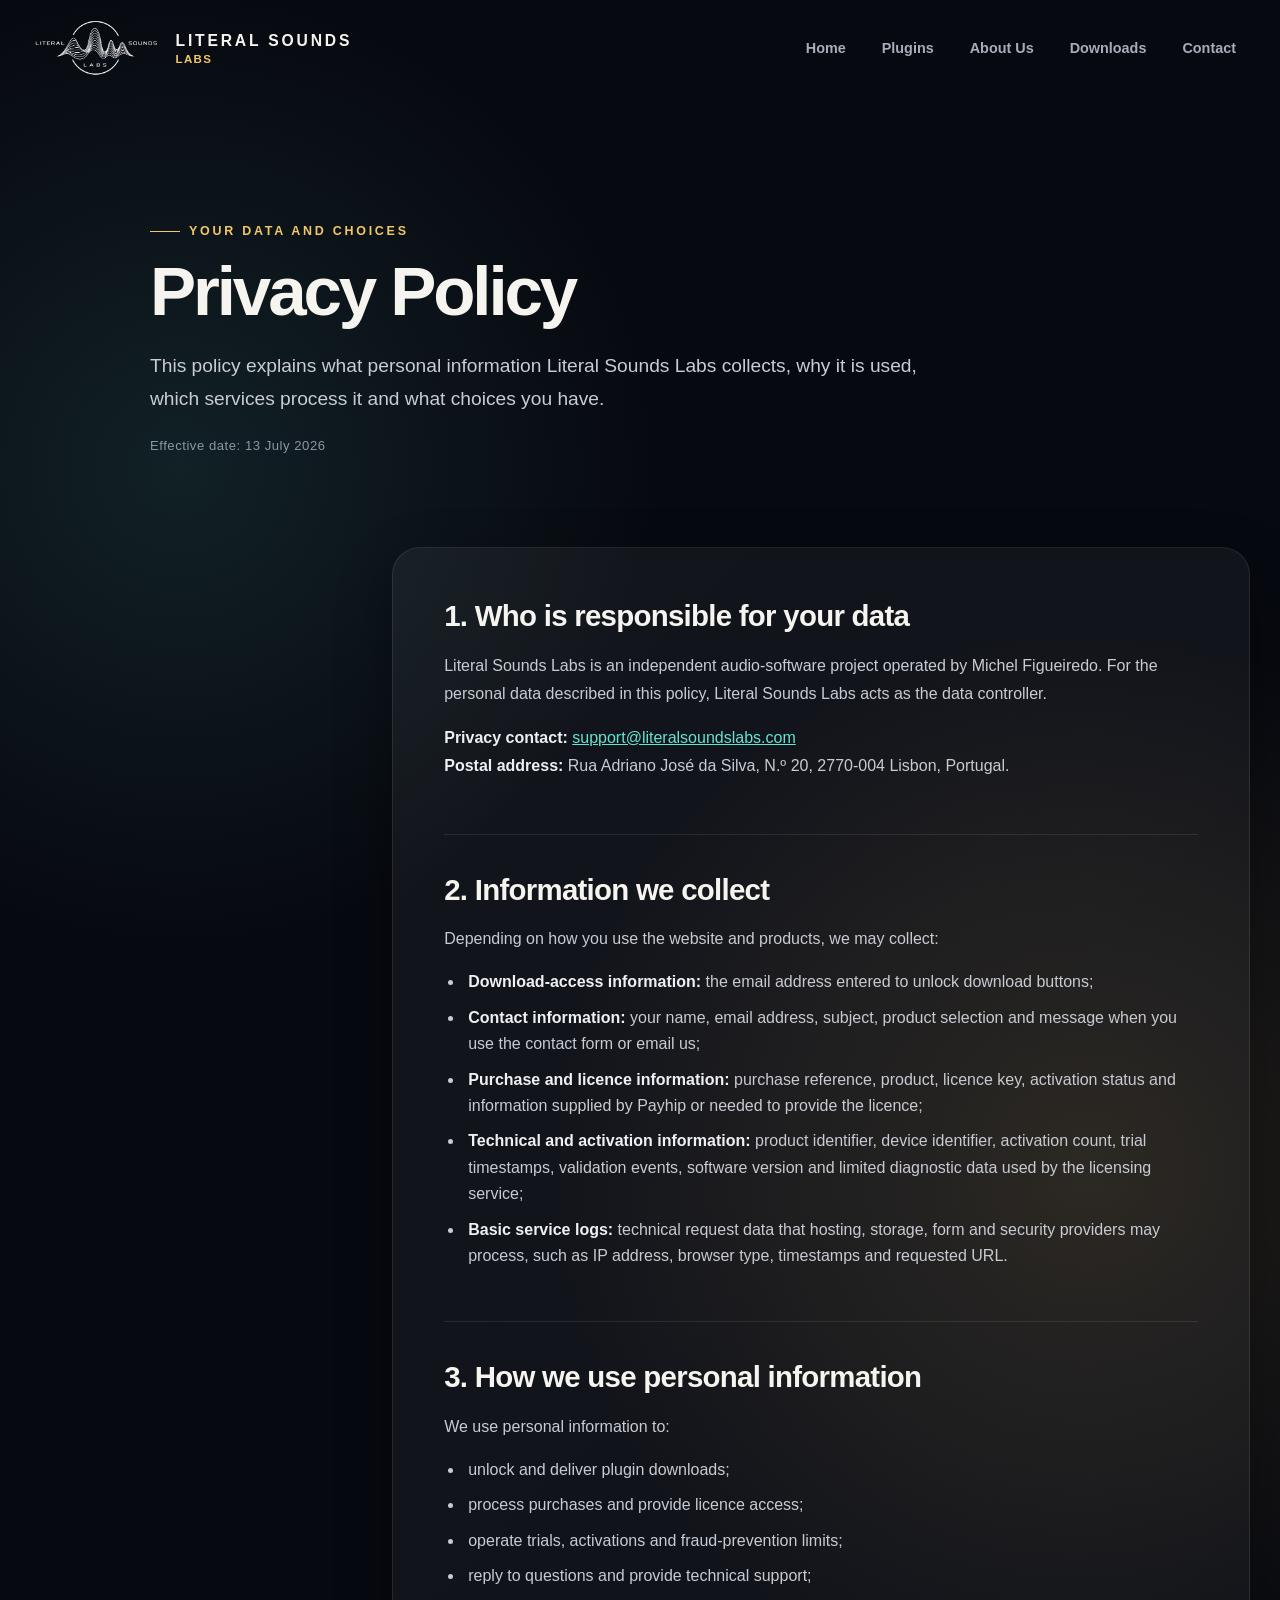
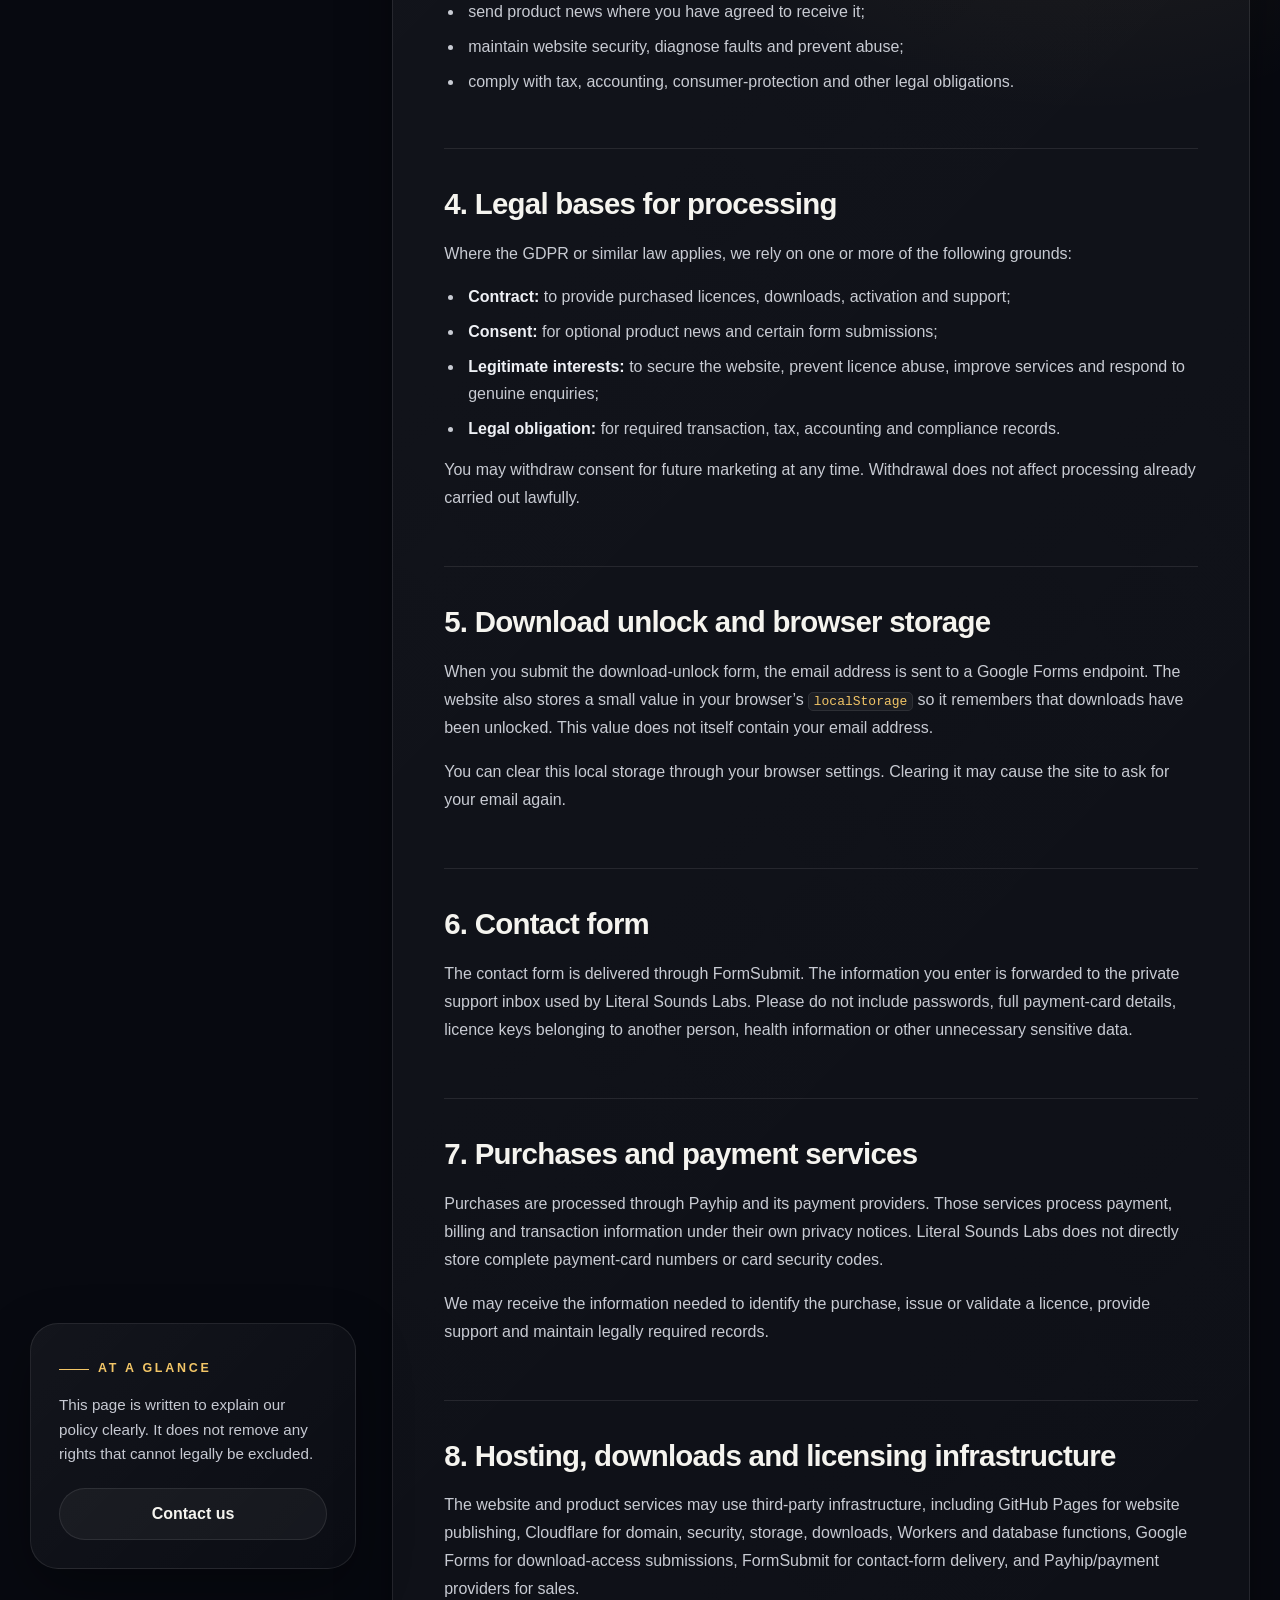
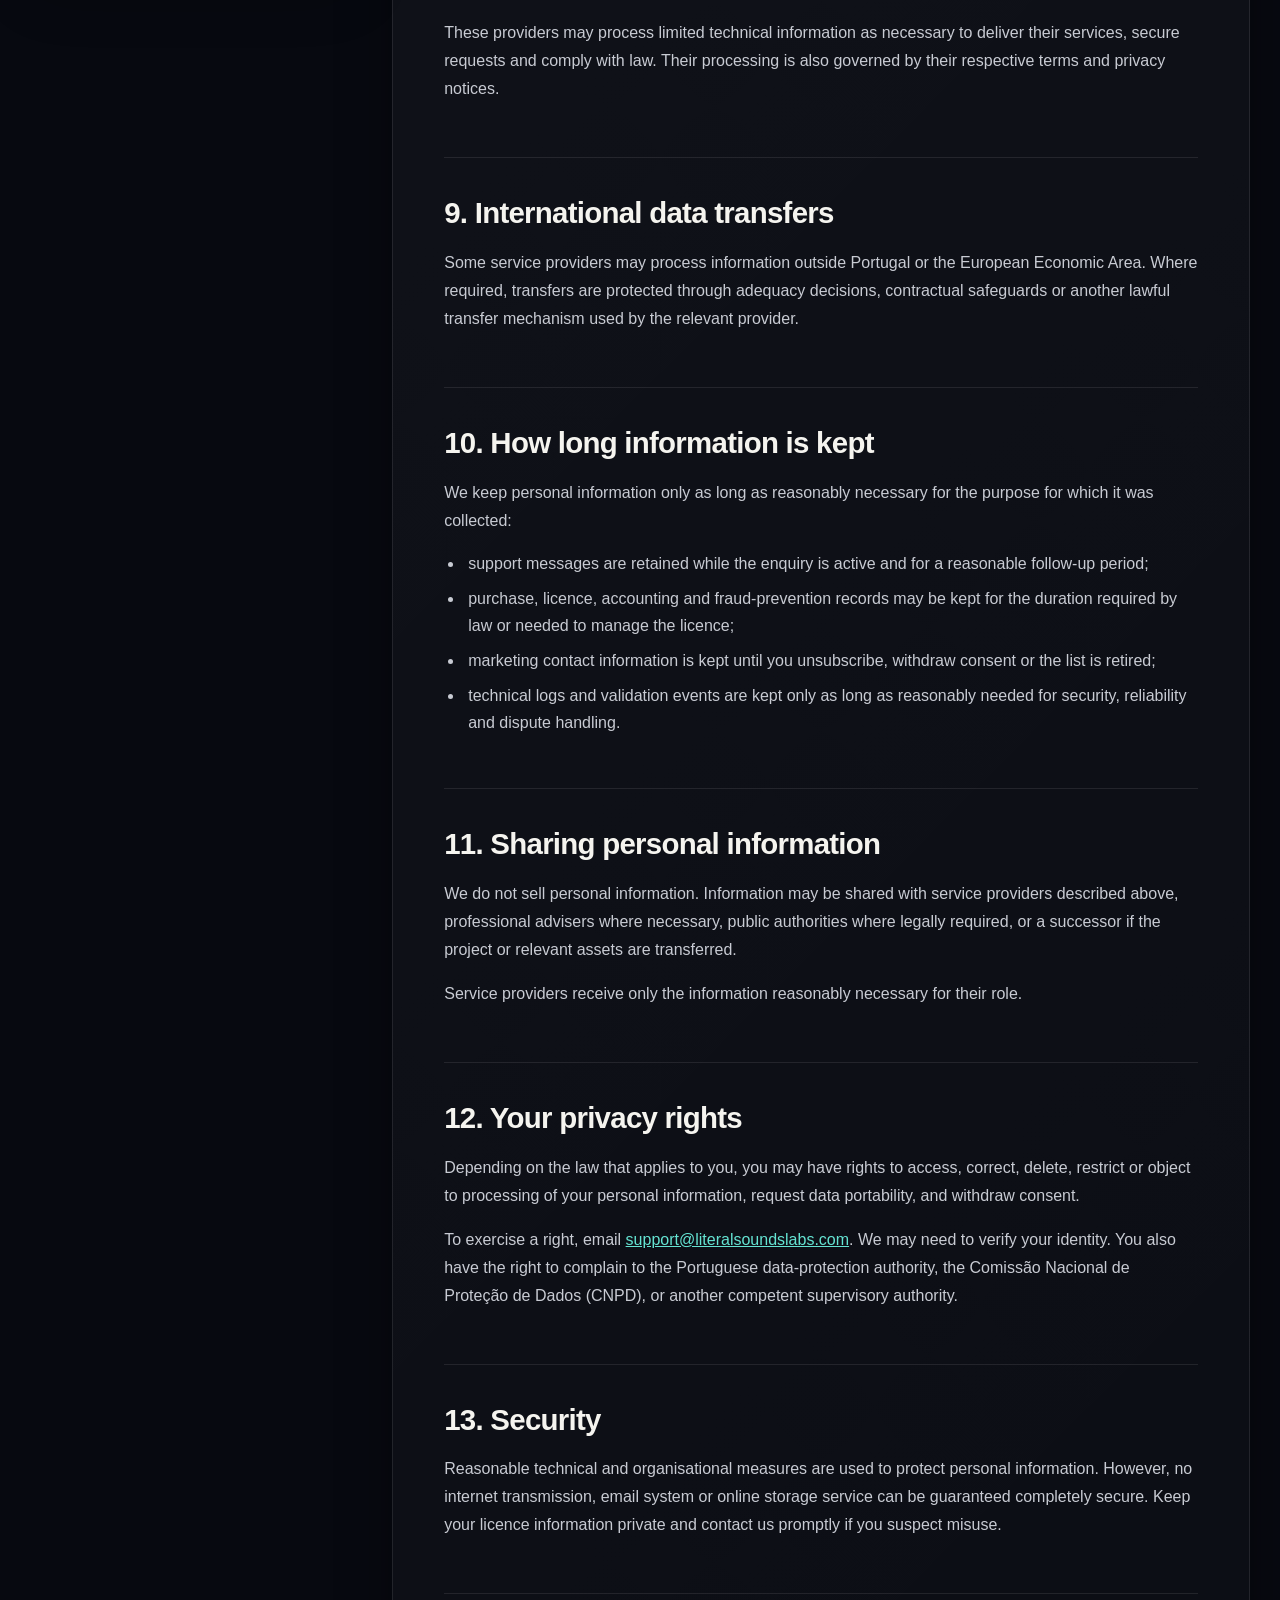
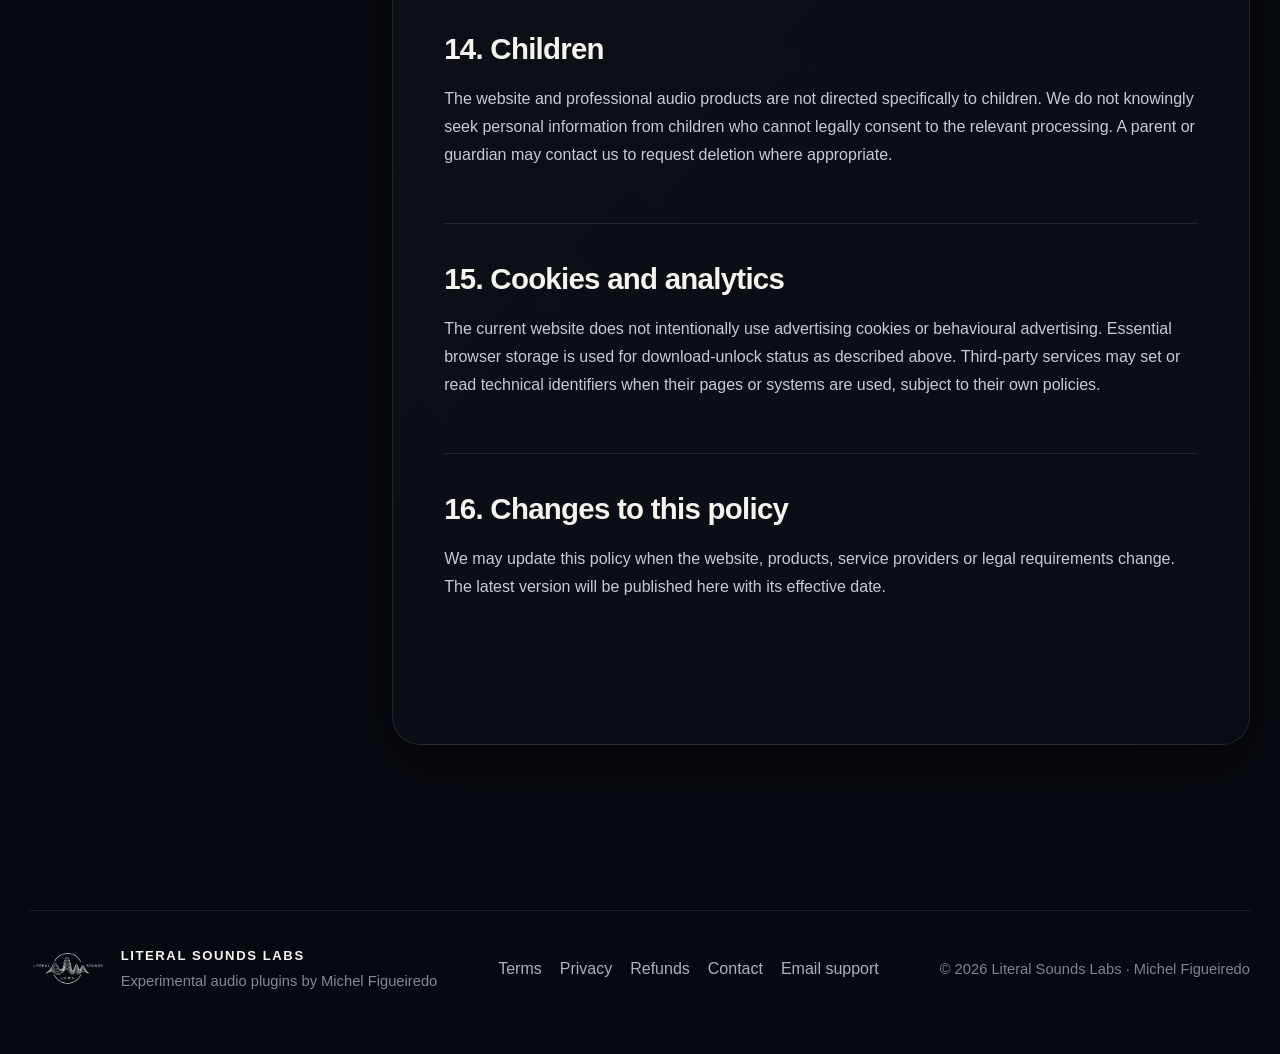
<file: privacy.html>
<!DOCTYPE html>

<html lang="en">
<head>
<meta charset="utf-8"/>
<meta content="width=device-width, initial-scale=1" name="viewport"/>
<meta content="#090b12" name="theme-color"/>
<meta content="This policy explains what personal information Literal Sounds Labs collects, why it is used, which services process it and what choices you have." name="description"/>
<meta content="Privacy Policy — Literal Sounds Labs" property="og:title"/>
<meta content="This policy explains what personal information Literal Sounds Labs collects, why it is used, which services process it and what choices you have." property="og:description"/>
<meta content="website" property="og:type"/>
<title>Privacy Policy — Literal Sounds Labs</title>
<link href="favicon.svg" rel="icon" type="image/svg+xml"/>
<link href="assets/styles.css?v=20260713-legal-contact-fix" rel="stylesheet"/>
</head>
<body class="simple-page">
<header class="site-header" id="siteHeader">
<nav aria-label="Main navigation" class="nav">
<a aria-label="Literal Sounds Labs home" class="brand" href="index.html">
<img alt="Literal Sounds Labs logo" class="brand-logo" src="literalSoundsLogo.png"/>
<span class="brand-label"><strong>Literal Sounds</strong><span>Labs</span></span>
</a>
<div class="nav-links"><a data-nav="home" href="index.html">Home</a><a data-nav="plugins" href="index.html#plugins">Plugins</a><a class="optional-link" data-nav="about" href="index.html#about">About Us</a><a class="optional-link" data-nav="downloads" href="index.html#downloads">Downloads</a><a class="contact-nav-link" data-nav="contact" href="contact.html">Contact</a></div>
</nav>
</header>
<main class="page-shell legal-page"><section class="legal-hero"><div class="section-inner legal-hero-inner reveal"><span class="eyebrow">Your data and choices</span><h1>Privacy Policy</h1><p class="legal-intro">This policy explains what personal information Literal Sounds Labs collects, why it is used, which services process it and what choices you have.</p><p class="legal-updated">Effective date: 13 July 2026</p></div></section><section class="legal-content-section"><div class="section-inner legal-layout"><aside class="legal-summary panel reveal"><span class="eyebrow">At a glance</span><p>This page is written to explain our policy clearly. It does not remove any rights that cannot legally be excluded.</p><a class="btn btn-secondary" href="contact.html">Contact us</a></aside><article class="legal-document panel reveal"><section class="legal-section"><h2>1. Who is responsible for your data</h2><p>Literal Sounds Labs is an independent audio-software project operated by Michel Figueiredo. For the personal data described in this policy, Literal Sounds Labs acts as the data controller.</p><p><strong>Privacy contact:</strong> <a href="mailto:support@literalsoundslabs.com" rel="noopener noreferrer" target="_blank">support@literalsoundslabs.com</a><br/><strong>Postal address:</strong> Rua Adriano José da Silva, N.º 20, 2770-004 Lisbon, Portugal.</p></section><section class="legal-section"><h2>2. Information we collect</h2><p>Depending on how you use the website and products, we may collect:</p><ul><li><strong>Download-access information:</strong> the email address entered to unlock download buttons;</li><li><strong>Contact information:</strong> your name, email address, subject, product selection and message when you use the contact form or email us;</li><li><strong>Purchase and licence information:</strong> purchase reference, product, licence key, activation status and information supplied by Payhip or needed to provide the licence;</li><li><strong>Technical and activation information:</strong> product identifier, device identifier, activation count, trial timestamps, validation events, software version and limited diagnostic data used by the licensing service;</li><li><strong>Basic service logs:</strong> technical request data that hosting, storage, form and security providers may process, such as IP address, browser type, timestamps and requested URL.</li></ul></section><section class="legal-section"><h2>3. How we use personal information</h2><p>We use personal information to:</p><ul><li>unlock and deliver plugin downloads;</li><li>process purchases and provide licence access;</li><li>operate trials, activations and fraud-prevention limits;</li><li>reply to questions and provide technical support;</li><li>send product news where you have agreed to receive it;</li><li>maintain website security, diagnose faults and prevent abuse;</li><li>comply with tax, accounting, consumer-protection and other legal obligations.</li></ul></section><section class="legal-section"><h2>4. Legal bases for processing</h2><p>Where the GDPR or similar law applies, we rely on one or more of the following grounds:</p><ul><li><strong>Contract:</strong> to provide purchased licences, downloads, activation and support;</li><li><strong>Consent:</strong> for optional product news and certain form submissions;</li><li><strong>Legitimate interests:</strong> to secure the website, prevent licence abuse, improve services and respond to genuine enquiries;</li><li><strong>Legal obligation:</strong> for required transaction, tax, accounting and compliance records.</li></ul><p>You may withdraw consent for future marketing at any time. Withdrawal does not affect processing already carried out lawfully.</p></section><section class="legal-section"><h2>5. Download unlock and browser storage</h2><p>When you submit the download-unlock form, the email address is sent to a Google Forms endpoint. The website also stores a small value in your browser’s <code>localStorage</code> so it remembers that downloads have been unlocked. This value does not itself contain your email address.</p><p>You can clear this local storage through your browser settings. Clearing it may cause the site to ask for your email again.</p></section><section class="legal-section"><h2>6. Contact form</h2><p>The contact form is delivered through FormSubmit. The information you enter is forwarded to the private support inbox used by Literal Sounds Labs. Please do not include passwords, full payment-card details, licence keys belonging to another person, health information or other unnecessary sensitive data.</p></section><section class="legal-section"><h2>7. Purchases and payment services</h2><p>Purchases are processed through Payhip and its payment providers. Those services process payment, billing and transaction information under their own privacy notices. Literal Sounds Labs does not directly store complete payment-card numbers or card security codes.</p><p>We may receive the information needed to identify the purchase, issue or validate a licence, provide support and maintain legally required records.</p></section><section class="legal-section"><h2>8. Hosting, downloads and licensing infrastructure</h2><p>The website and product services may use third-party infrastructure, including GitHub Pages for website publishing, Cloudflare for domain, security, storage, downloads, Workers and database functions, Google Forms for download-access submissions, FormSubmit for contact-form delivery, and Payhip/payment providers for sales.</p><p>These providers may process limited technical information as necessary to deliver their services, secure requests and comply with law. Their processing is also governed by their respective terms and privacy notices.</p></section><section class="legal-section"><h2>9. International data transfers</h2><p>Some service providers may process information outside Portugal or the European Economic Area. Where required, transfers are protected through adequacy decisions, contractual safeguards or another lawful transfer mechanism used by the relevant provider.</p></section><section class="legal-section"><h2>10. How long information is kept</h2><p>We keep personal information only as long as reasonably necessary for the purpose for which it was collected:</p><ul><li>support messages are retained while the enquiry is active and for a reasonable follow-up period;</li><li>purchase, licence, accounting and fraud-prevention records may be kept for the duration required by law or needed to manage the licence;</li><li>marketing contact information is kept until you unsubscribe, withdraw consent or the list is retired;</li><li>technical logs and validation events are kept only as long as reasonably needed for security, reliability and dispute handling.</li></ul></section><section class="legal-section"><h2>11. Sharing personal information</h2><p>We do not sell personal information. Information may be shared with service providers described above, professional advisers where necessary, public authorities where legally required, or a successor if the project or relevant assets are transferred.</p><p>Service providers receive only the information reasonably necessary for their role.</p></section><section class="legal-section"><h2>12. Your privacy rights</h2><p>Depending on the law that applies to you, you may have rights to access, correct, delete, restrict or object to processing of your personal information, request data portability, and withdraw consent.</p><p>To exercise a right, email <a href="mailto:support@literalsoundslabs.com" rel="noopener noreferrer" target="_blank">support@literalsoundslabs.com</a>. We may need to verify your identity. You also have the right to complain to the Portuguese data-protection authority, the Comissão Nacional de Proteção de Dados (CNPD), or another competent supervisory authority.</p></section><section class="legal-section"><h2>13. Security</h2><p>Reasonable technical and organisational measures are used to protect personal information. However, no internet transmission, email system or online storage service can be guaranteed completely secure. Keep your licence information private and contact us promptly if you suspect misuse.</p></section><section class="legal-section"><h2>14. Children</h2><p>The website and professional audio products are not directed specifically to children. We do not knowingly seek personal information from children who cannot legally consent to the relevant processing. A parent or guardian may contact us to request deletion where appropriate.</p></section><section class="legal-section"><h2>15. Cookies and analytics</h2><p>The current website does not intentionally use advertising cookies or behavioural advertising. Essential browser storage is used for download-unlock status as described above. Third-party services may set or read technical identifiers when their pages or systems are used, subject to their own policies.</p></section><section class="legal-section"><h2>16. Changes to this policy</h2><p>We may update this policy when the website, products, service providers or legal requirements change. The latest version will be published here with its effective date.</p></section></article></div></section></main>
<footer>
<div class="footer-inner">
<div class="footer-brand">
<img alt="Literal Sounds Labs logo" src="literalSoundsLogo.png"/>
<div class="footer-brand-text">
<strong>Literal Sounds Labs</strong>
<span>Experimental audio plugins by Michel Figueiredo</span>
</div>
</div>
<div class="footer-links"><a href="terms.html">Terms</a><a href="privacy.html">Privacy</a><a href="refund.html">Refunds</a><a href="contact.html">Contact</a><a href="mailto:support@literalsoundslabs.com" rel="noopener noreferrer" target="_blank">Email support</a></div>
<div class="footer-meta">© <span id="year"></span> Literal Sounds Labs · Michel Figueiredo</div>
</div>
</footer>
<dialog aria-labelledby="unlockDialogTitle" id="unlockDialog">
<button aria-label="Close email form" class="dialog-close" type="button">×</button>
<div class="unlock-content">
<span class="eyebrow">Download access</span>
<h2 id="unlockDialogTitle">Unlock the plugins.</h2>
<p>Enter your email once to reveal the macOS and Windows download buttons across the entire website.</p>
<form class="email-form" id="emailForm">
<label for="emailInput">Email address</label>
<input autocomplete="email" id="emailInput" name="email" placeholder="you@example.com" required="" type="email"/>
<button class="btn btn-primary" id="submitEmail" type="submit">Unlock downloads</button>
<p class="form-note">By continuing, you agree that Literal Sounds Labs may store this email for download access and occasional product news.</p>
<p aria-live="polite" class="form-message" id="formMessage"></p>
</form>
</div>
</dialog>
<script src="assets/site.js?v=20260713-2"></script>
</body>
</html>
</file>
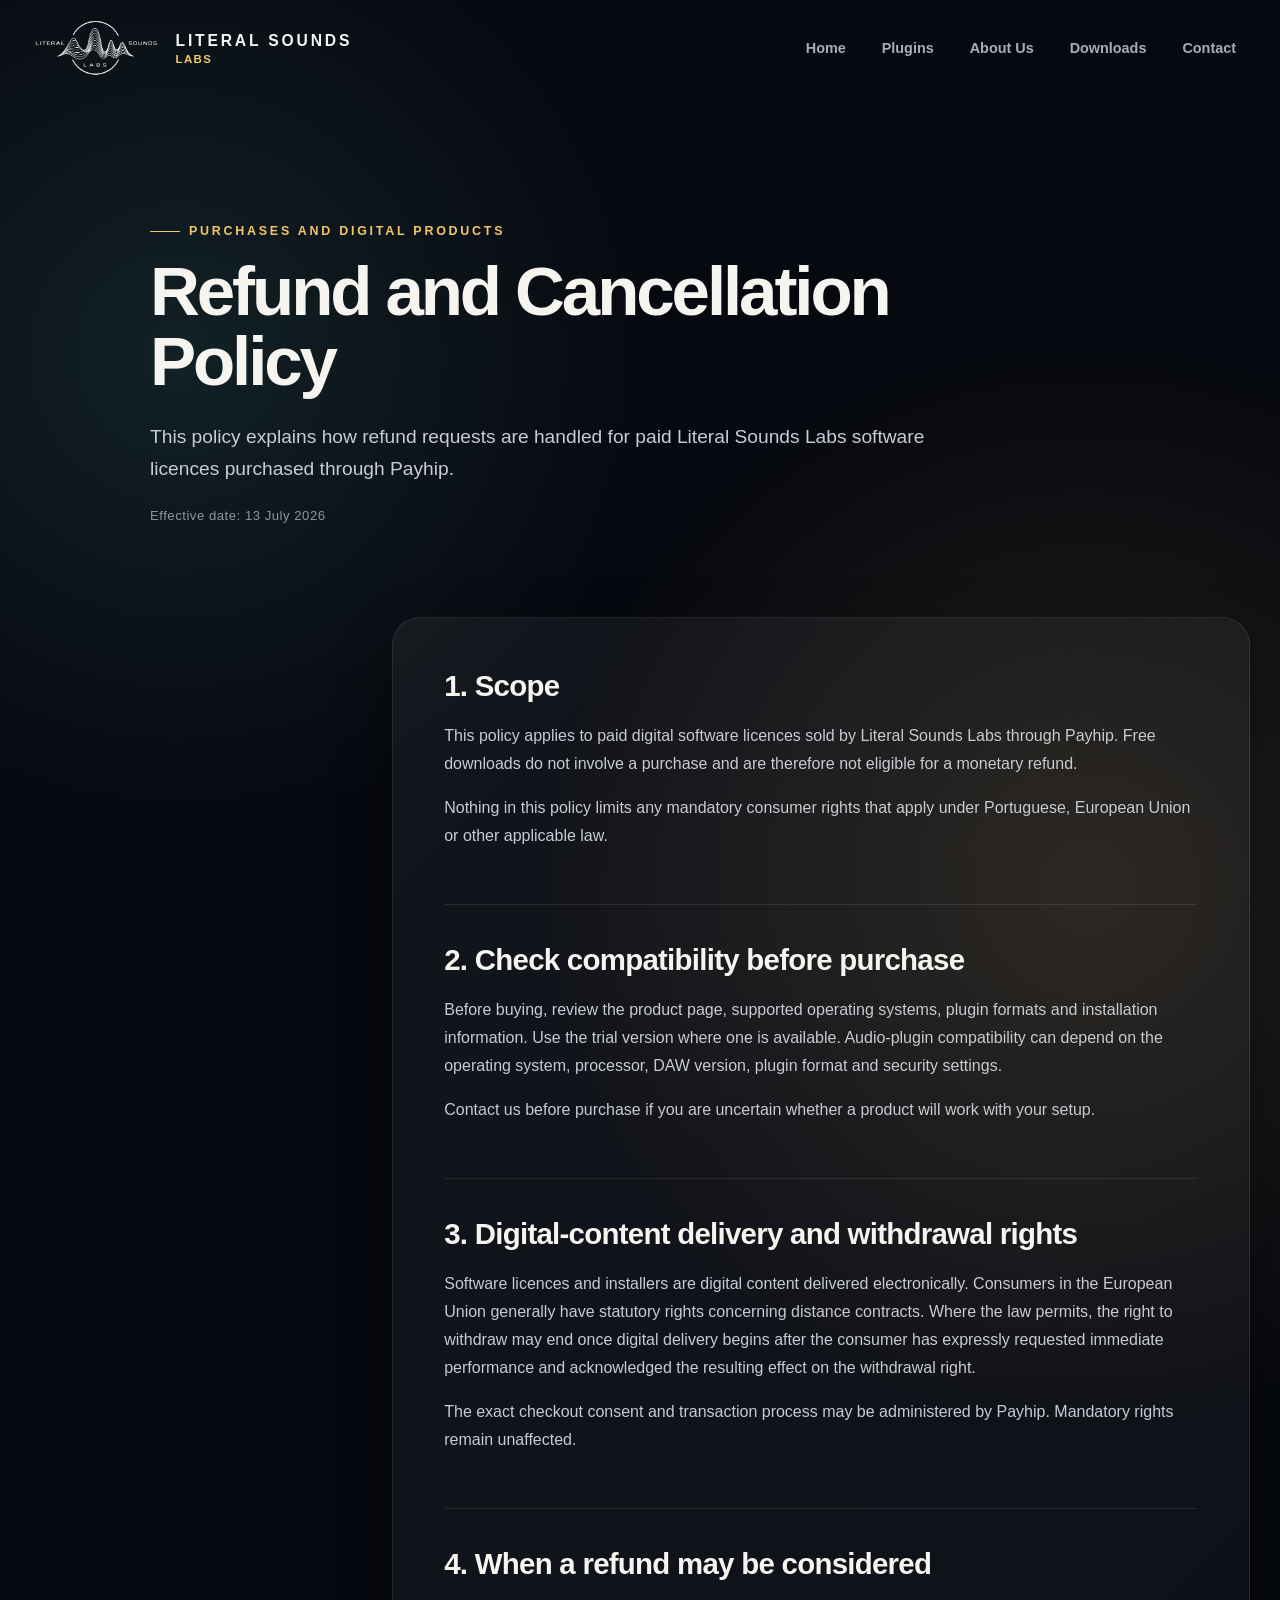
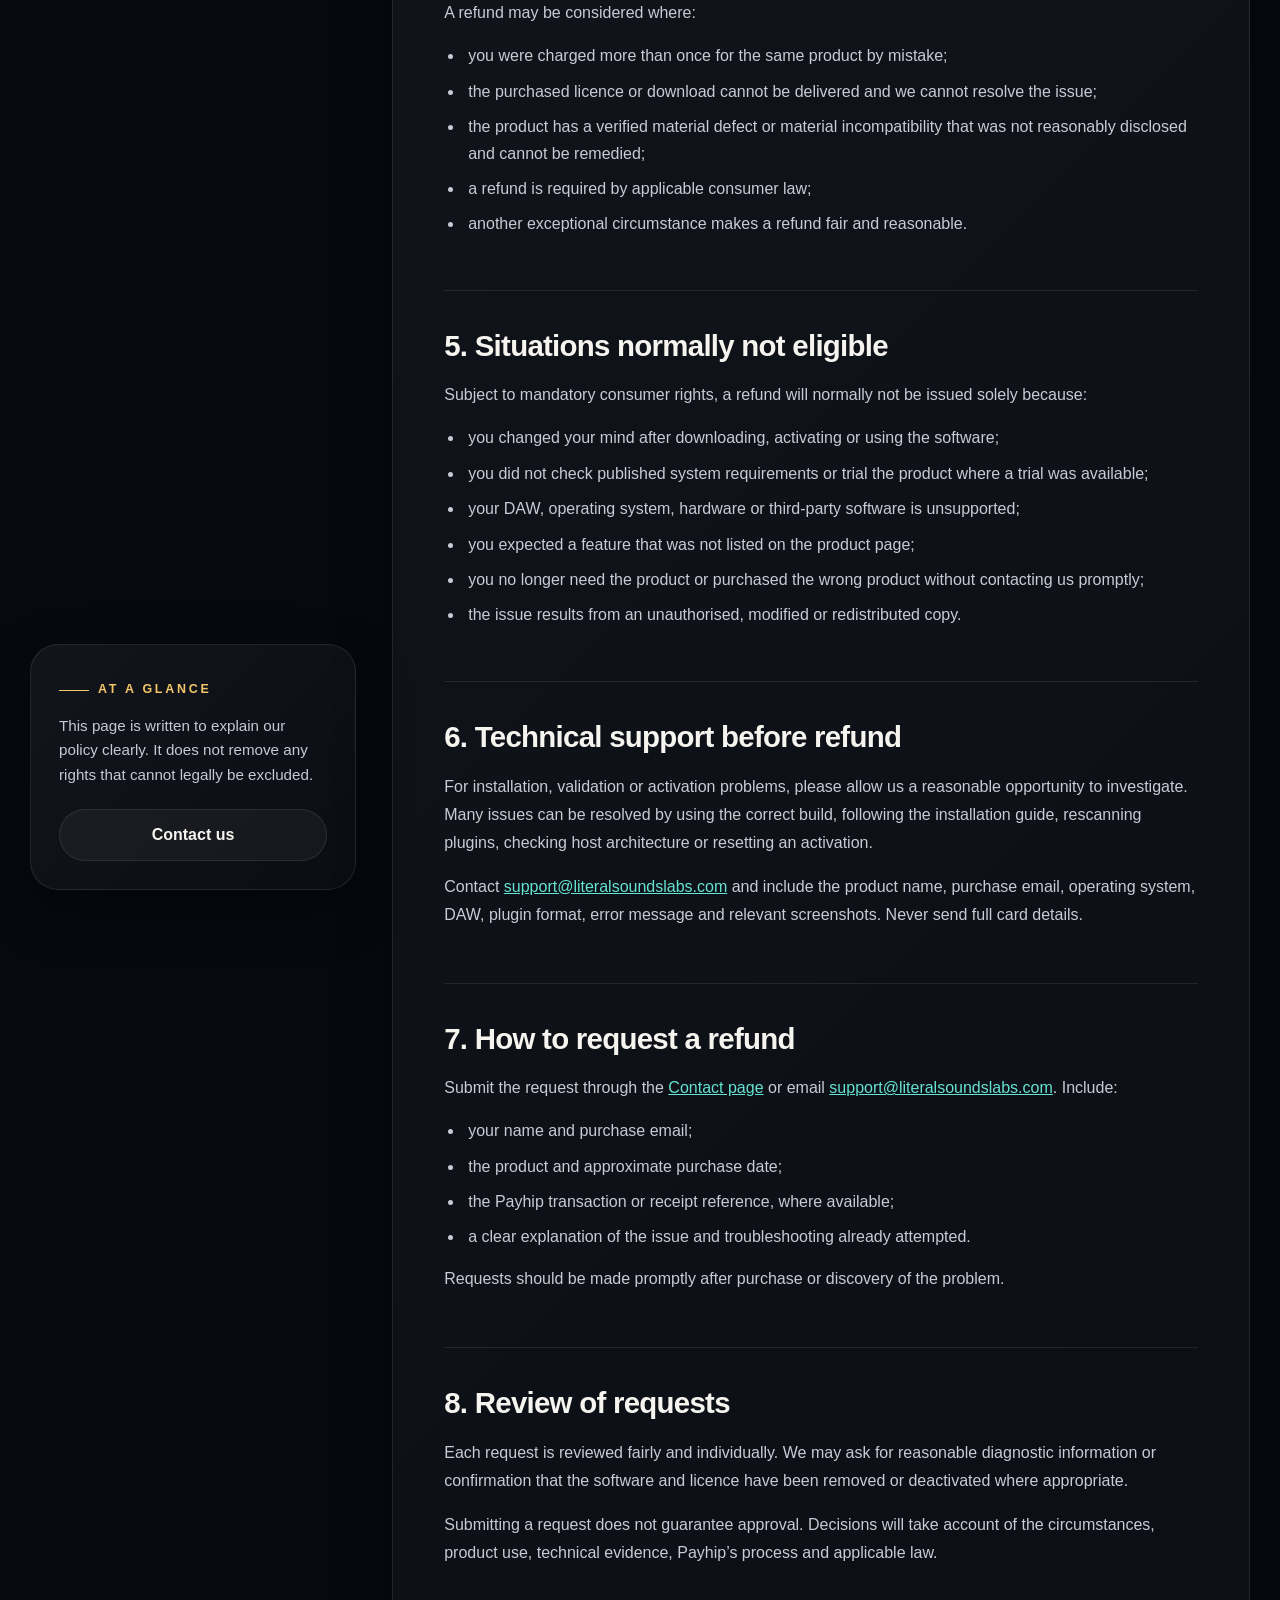
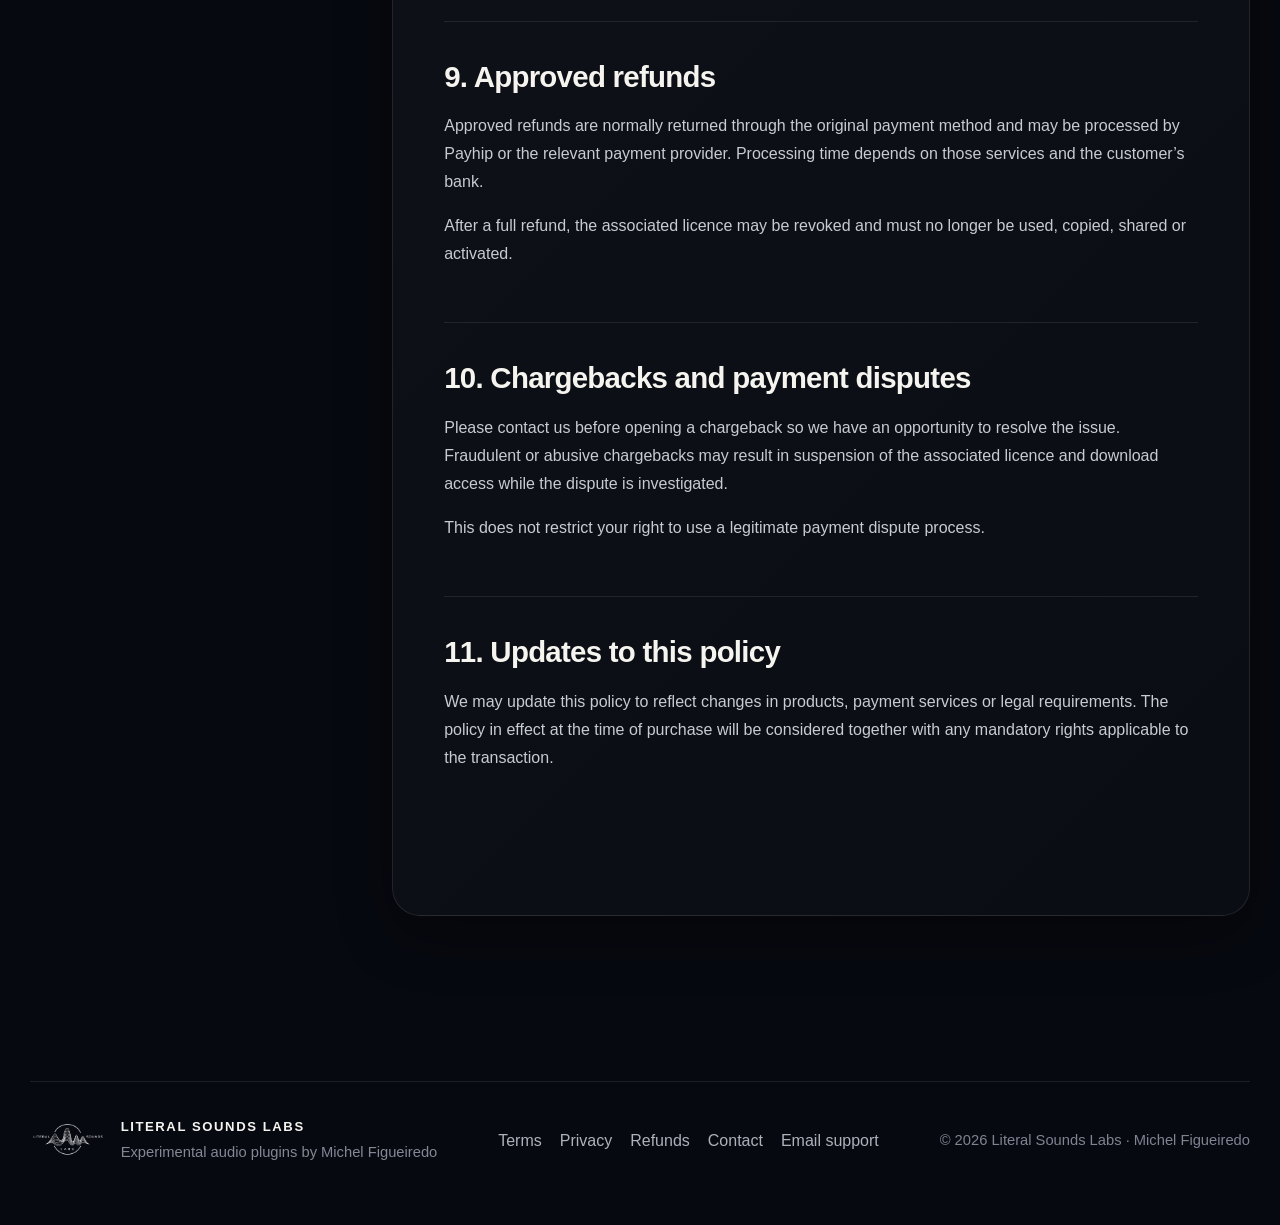
<file: refund.html>
<!DOCTYPE html>

<html lang="en">
<head>
<meta charset="utf-8"/>
<meta content="width=device-width, initial-scale=1" name="viewport"/>
<meta content="#090b12" name="theme-color"/>
<meta content="This policy explains how refund requests are handled for paid Literal Sounds Labs software licences purchased through Payhip." name="description"/>
<meta content="Refund and Cancellation Policy — Literal Sounds Labs" property="og:title"/>
<meta content="This policy explains how refund requests are handled for paid Literal Sounds Labs software licences purchased through Payhip." property="og:description"/>
<meta content="website" property="og:type"/>
<title>Refund and Cancellation Policy — Literal Sounds Labs</title>
<link href="favicon.svg" rel="icon" type="image/svg+xml"/>
<link href="assets/styles.css?v=20260713-legal-contact-fix" rel="stylesheet"/>
</head>
<body class="simple-page">
<header class="site-header" id="siteHeader">
<nav aria-label="Main navigation" class="nav">
<a aria-label="Literal Sounds Labs home" class="brand" href="index.html">
<img alt="Literal Sounds Labs logo" class="brand-logo" src="literalSoundsLogo.png"/>
<span class="brand-label"><strong>Literal Sounds</strong><span>Labs</span></span>
</a>
<div class="nav-links"><a data-nav="home" href="index.html">Home</a><a data-nav="plugins" href="index.html#plugins">Plugins</a><a class="optional-link" data-nav="about" href="index.html#about">About Us</a><a class="optional-link" data-nav="downloads" href="index.html#downloads">Downloads</a><a class="contact-nav-link" data-nav="contact" href="contact.html">Contact</a></div>
</nav>
</header>
<main class="page-shell legal-page"><section class="legal-hero"><div class="section-inner legal-hero-inner reveal"><span class="eyebrow">Purchases and digital products</span><h1>Refund and Cancellation Policy</h1><p class="legal-intro">This policy explains how refund requests are handled for paid Literal Sounds Labs software licences purchased through Payhip.</p><p class="legal-updated">Effective date: 13 July 2026</p></div></section><section class="legal-content-section"><div class="section-inner legal-layout"><aside class="legal-summary panel reveal"><span class="eyebrow">At a glance</span><p>This page is written to explain our policy clearly. It does not remove any rights that cannot legally be excluded.</p><a class="btn btn-secondary" href="contact.html">Contact us</a></aside><article class="legal-document panel reveal"><section class="legal-section"><h2>1. Scope</h2><p>This policy applies to paid digital software licences sold by Literal Sounds Labs through Payhip. Free downloads do not involve a purchase and are therefore not eligible for a monetary refund.</p><p>Nothing in this policy limits any mandatory consumer rights that apply under Portuguese, European Union or other applicable law.</p></section><section class="legal-section"><h2>2. Check compatibility before purchase</h2><p>Before buying, review the product page, supported operating systems, plugin formats and installation information. Use the trial version where one is available. Audio-plugin compatibility can depend on the operating system, processor, DAW version, plugin format and security settings.</p><p>Contact us before purchase if you are uncertain whether a product will work with your setup.</p></section><section class="legal-section"><h2>3. Digital-content delivery and withdrawal rights</h2><p>Software licences and installers are digital content delivered electronically. Consumers in the European Union generally have statutory rights concerning distance contracts. Where the law permits, the right to withdraw may end once digital delivery begins after the consumer has expressly requested immediate performance and acknowledged the resulting effect on the withdrawal right.</p><p>The exact checkout consent and transaction process may be administered by Payhip. Mandatory rights remain unaffected.</p></section><section class="legal-section"><h2>4. When a refund may be considered</h2><p>A refund may be considered where:</p><ul><li>you were charged more than once for the same product by mistake;</li><li>the purchased licence or download cannot be delivered and we cannot resolve the issue;</li><li>the product has a verified material defect or material incompatibility that was not reasonably disclosed and cannot be remedied;</li><li>a refund is required by applicable consumer law;</li><li>another exceptional circumstance makes a refund fair and reasonable.</li></ul></section><section class="legal-section"><h2>5. Situations normally not eligible</h2><p>Subject to mandatory consumer rights, a refund will normally not be issued solely because:</p><ul><li>you changed your mind after downloading, activating or using the software;</li><li>you did not check published system requirements or trial the product where a trial was available;</li><li>your DAW, operating system, hardware or third-party software is unsupported;</li><li>you expected a feature that was not listed on the product page;</li><li>you no longer need the product or purchased the wrong product without contacting us promptly;</li><li>the issue results from an unauthorised, modified or redistributed copy.</li></ul></section><section class="legal-section"><h2>6. Technical support before refund</h2><p>For installation, validation or activation problems, please allow us a reasonable opportunity to investigate. Many issues can be resolved by using the correct build, following the installation guide, rescanning plugins, checking host architecture or resetting an activation.</p><p>Contact <a href="mailto:support@literalsoundslabs.com" rel="noopener noreferrer" target="_blank">support@literalsoundslabs.com</a> and include the product name, purchase email, operating system, DAW, plugin format, error message and relevant screenshots. Never send full card details.</p></section><section class="legal-section"><h2>7. How to request a refund</h2><p>Submit the request through the <a href="contact.html">Contact page</a> or email <a href="mailto:support@literalsoundslabs.com" rel="noopener noreferrer" target="_blank">support@literalsoundslabs.com</a>. Include:</p><ul><li>your name and purchase email;</li><li>the product and approximate purchase date;</li><li>the Payhip transaction or receipt reference, where available;</li><li>a clear explanation of the issue and troubleshooting already attempted.</li></ul><p>Requests should be made promptly after purchase or discovery of the problem.</p></section><section class="legal-section"><h2>8. Review of requests</h2><p>Each request is reviewed fairly and individually. We may ask for reasonable diagnostic information or confirmation that the software and licence have been removed or deactivated where appropriate.</p><p>Submitting a request does not guarantee approval. Decisions will take account of the circumstances, product use, technical evidence, Payhip’s process and applicable law.</p></section><section class="legal-section"><h2>9. Approved refunds</h2><p>Approved refunds are normally returned through the original payment method and may be processed by Payhip or the relevant payment provider. Processing time depends on those services and the customer’s bank.</p><p>After a full refund, the associated licence may be revoked and must no longer be used, copied, shared or activated.</p></section><section class="legal-section"><h2>10. Chargebacks and payment disputes</h2><p>Please contact us before opening a chargeback so we have an opportunity to resolve the issue. Fraudulent or abusive chargebacks may result in suspension of the associated licence and download access while the dispute is investigated.</p><p>This does not restrict your right to use a legitimate payment dispute process.</p></section><section class="legal-section"><h2>11. Updates to this policy</h2><p>We may update this policy to reflect changes in products, payment services or legal requirements. The policy in effect at the time of purchase will be considered together with any mandatory rights applicable to the transaction.</p></section></article></div></section></main>
<footer>
<div class="footer-inner">
<div class="footer-brand">
<img alt="Literal Sounds Labs logo" src="literalSoundsLogo.png"/>
<div class="footer-brand-text">
<strong>Literal Sounds Labs</strong>
<span>Experimental audio plugins by Michel Figueiredo</span>
</div>
</div>
<div class="footer-links"><a href="terms.html">Terms</a><a href="privacy.html">Privacy</a><a href="refund.html">Refunds</a><a href="contact.html">Contact</a><a href="mailto:support@literalsoundslabs.com" rel="noopener noreferrer" target="_blank">Email support</a></div>
<div class="footer-meta">© <span id="year"></span> Literal Sounds Labs · Michel Figueiredo</div>
</div>
</footer>
<dialog aria-labelledby="unlockDialogTitle" id="unlockDialog">
<button aria-label="Close email form" class="dialog-close" type="button">×</button>
<div class="unlock-content">
<span class="eyebrow">Download access</span>
<h2 id="unlockDialogTitle">Unlock the plugins.</h2>
<p>Enter your email once to reveal the macOS and Windows download buttons across the entire website.</p>
<form class="email-form" id="emailForm">
<label for="emailInput">Email address</label>
<input autocomplete="email" id="emailInput" name="email" placeholder="you@example.com" required="" type="email"/>
<button class="btn btn-primary" id="submitEmail" type="submit">Unlock downloads</button>
<p class="form-note">By continuing, you agree that Literal Sounds Labs may store this email for download access and occasional product news.</p>
<p aria-live="polite" class="form-message" id="formMessage"></p>
</form>
</div>
</dialog>
<script src="assets/site.js?v=20260713-2"></script>
</body>
</html>
</file>
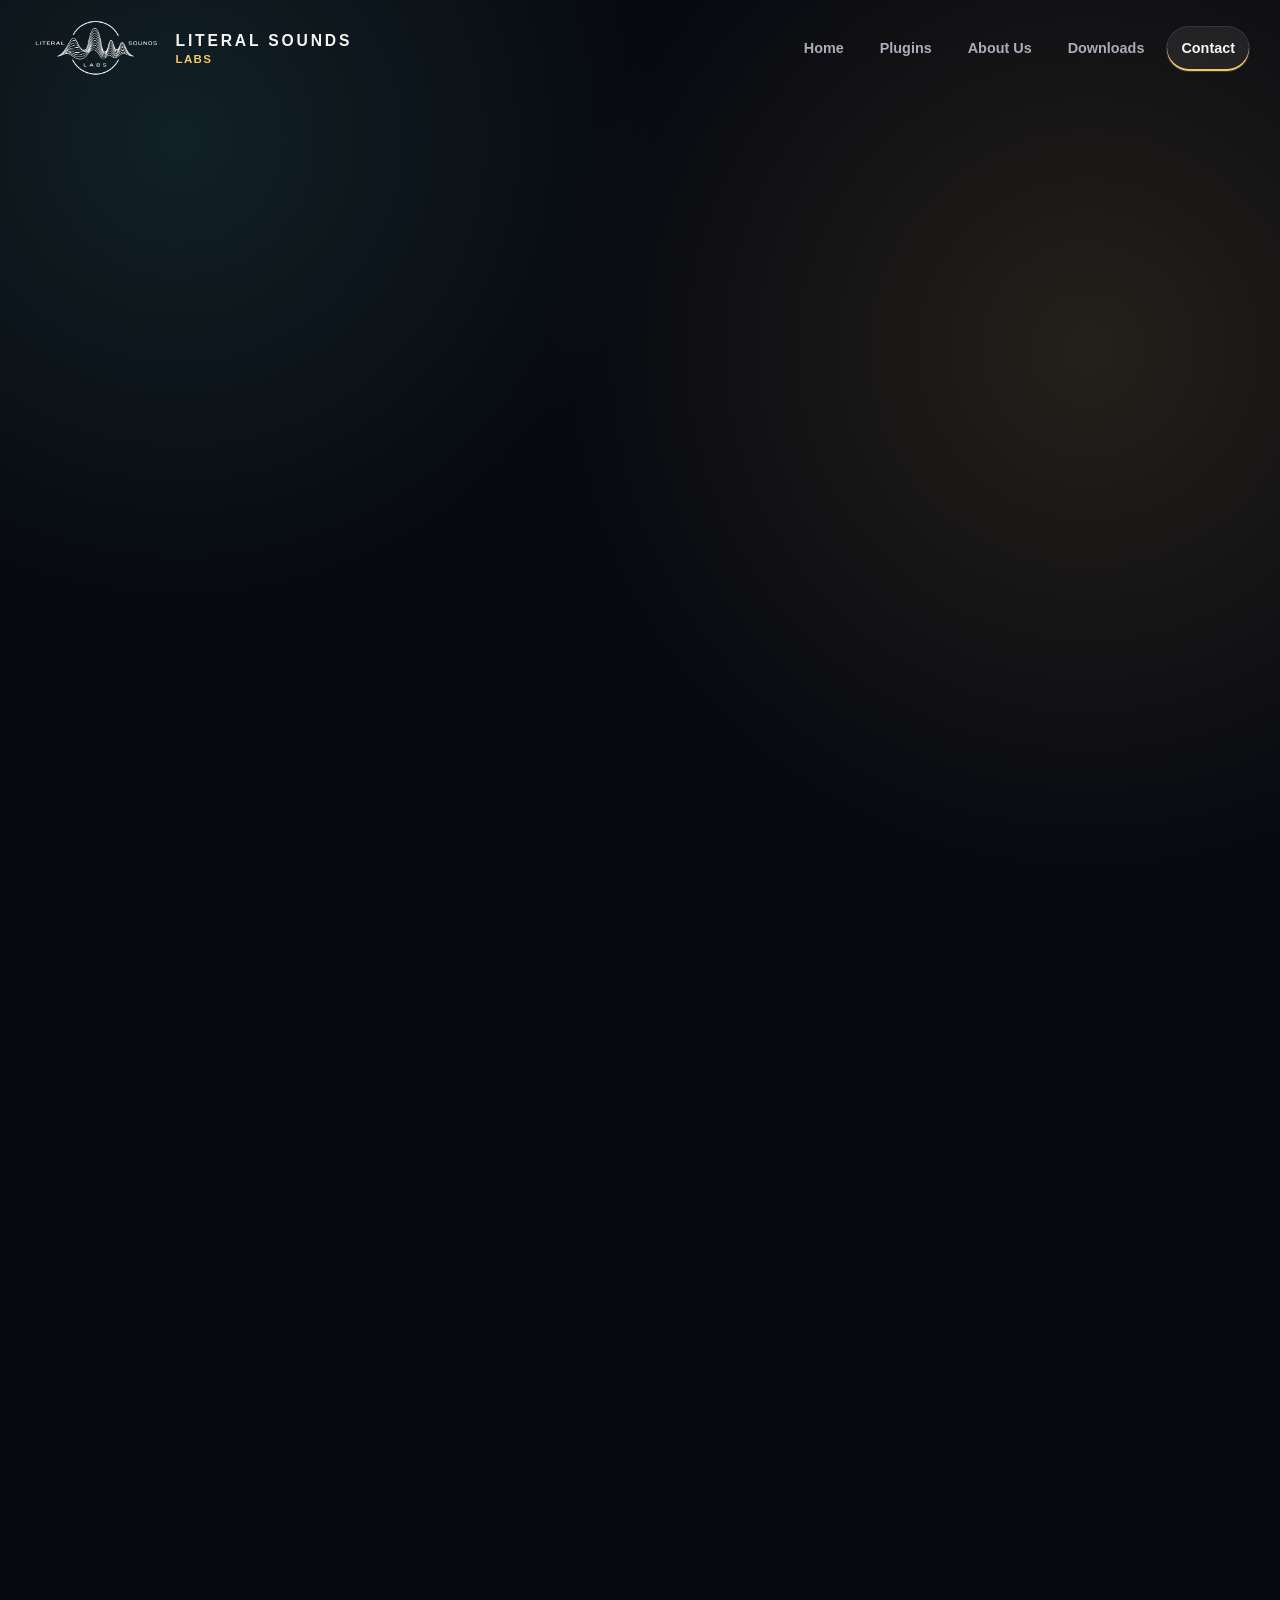
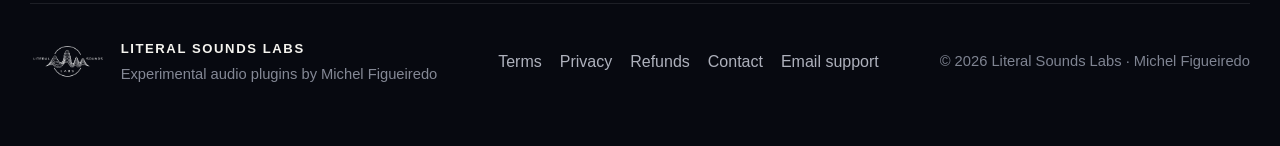
<file: support.html>
<!doctype html><html lang="en"><head><meta charset="utf-8"><meta name="viewport" content="width=device-width,initial-scale=1"><meta http-equiv="refresh" content="0; url=contact.html"><link rel="canonical" href="https://literalsoundslabs.com/contact.html"><title>Contact — Literal Sounds Labs</title></head><body><p><a href="contact.html">Continue to Contact</a></p></body></html>
</file>
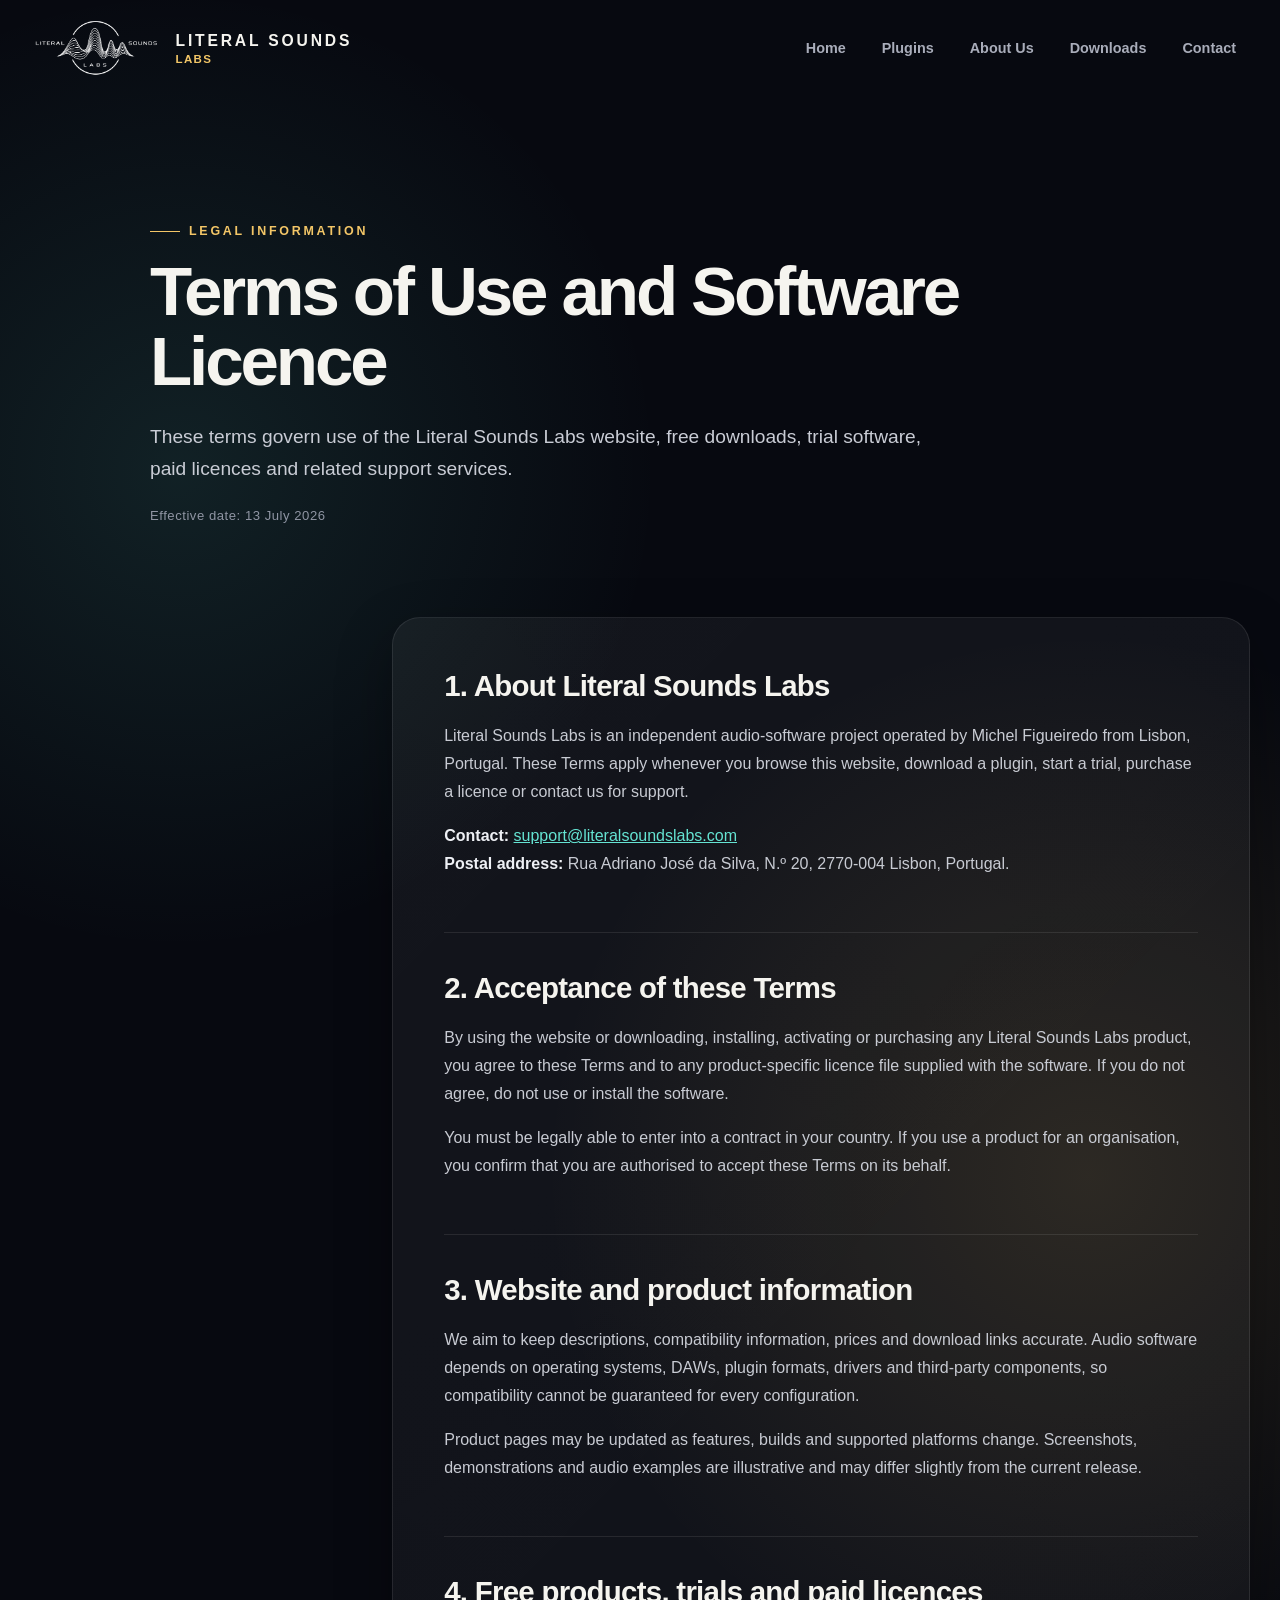
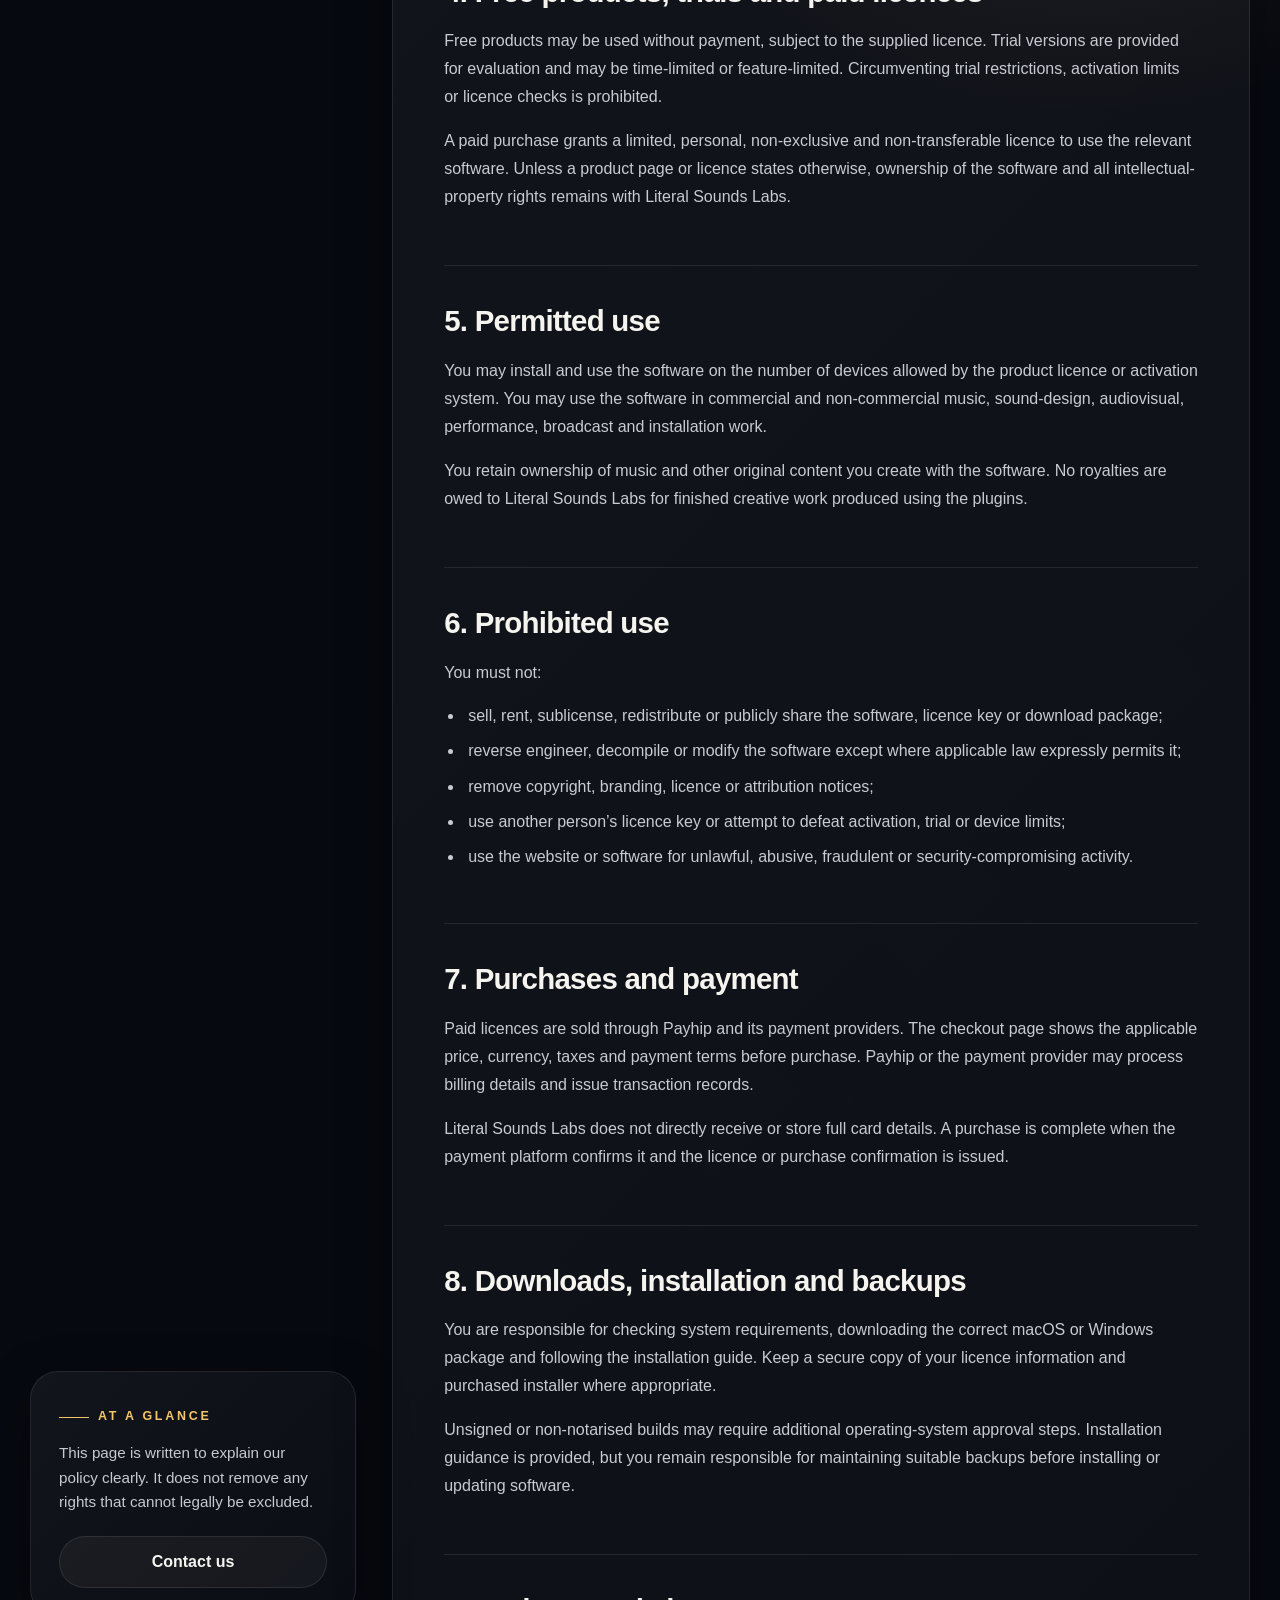
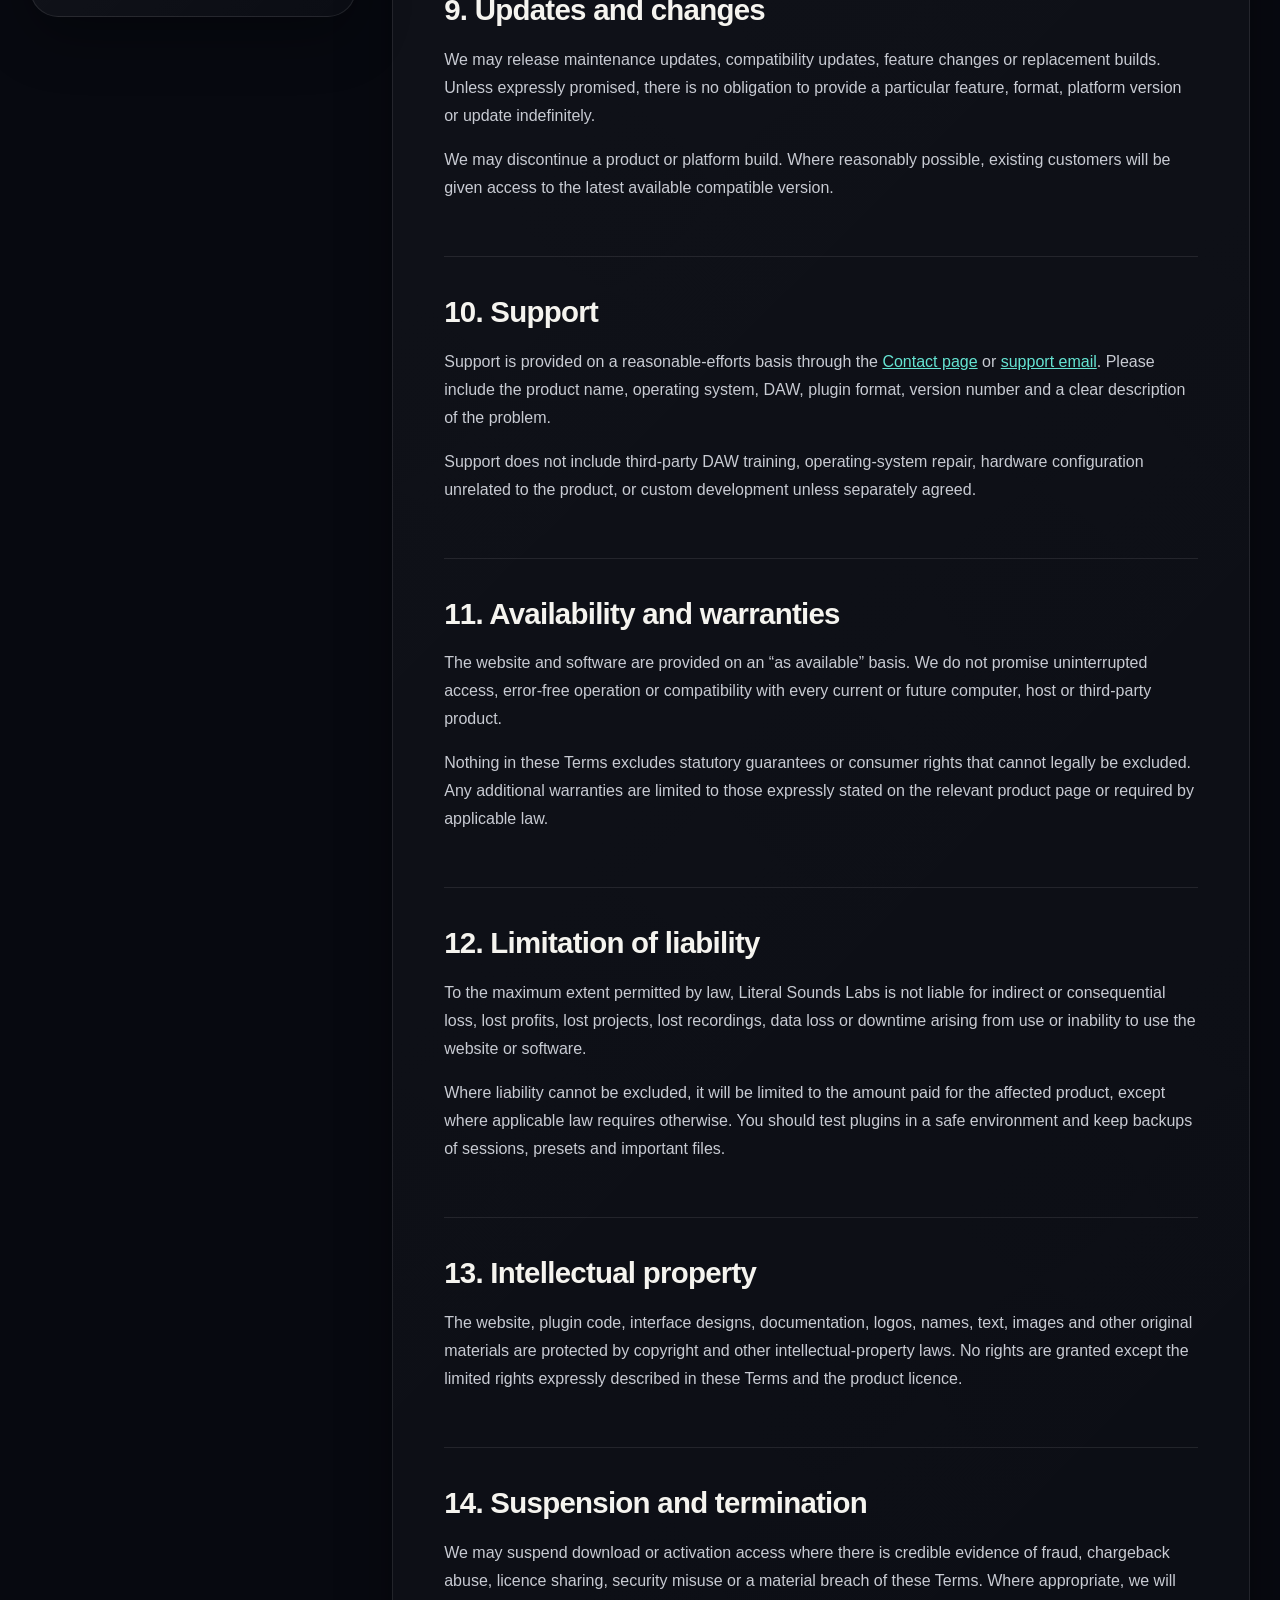
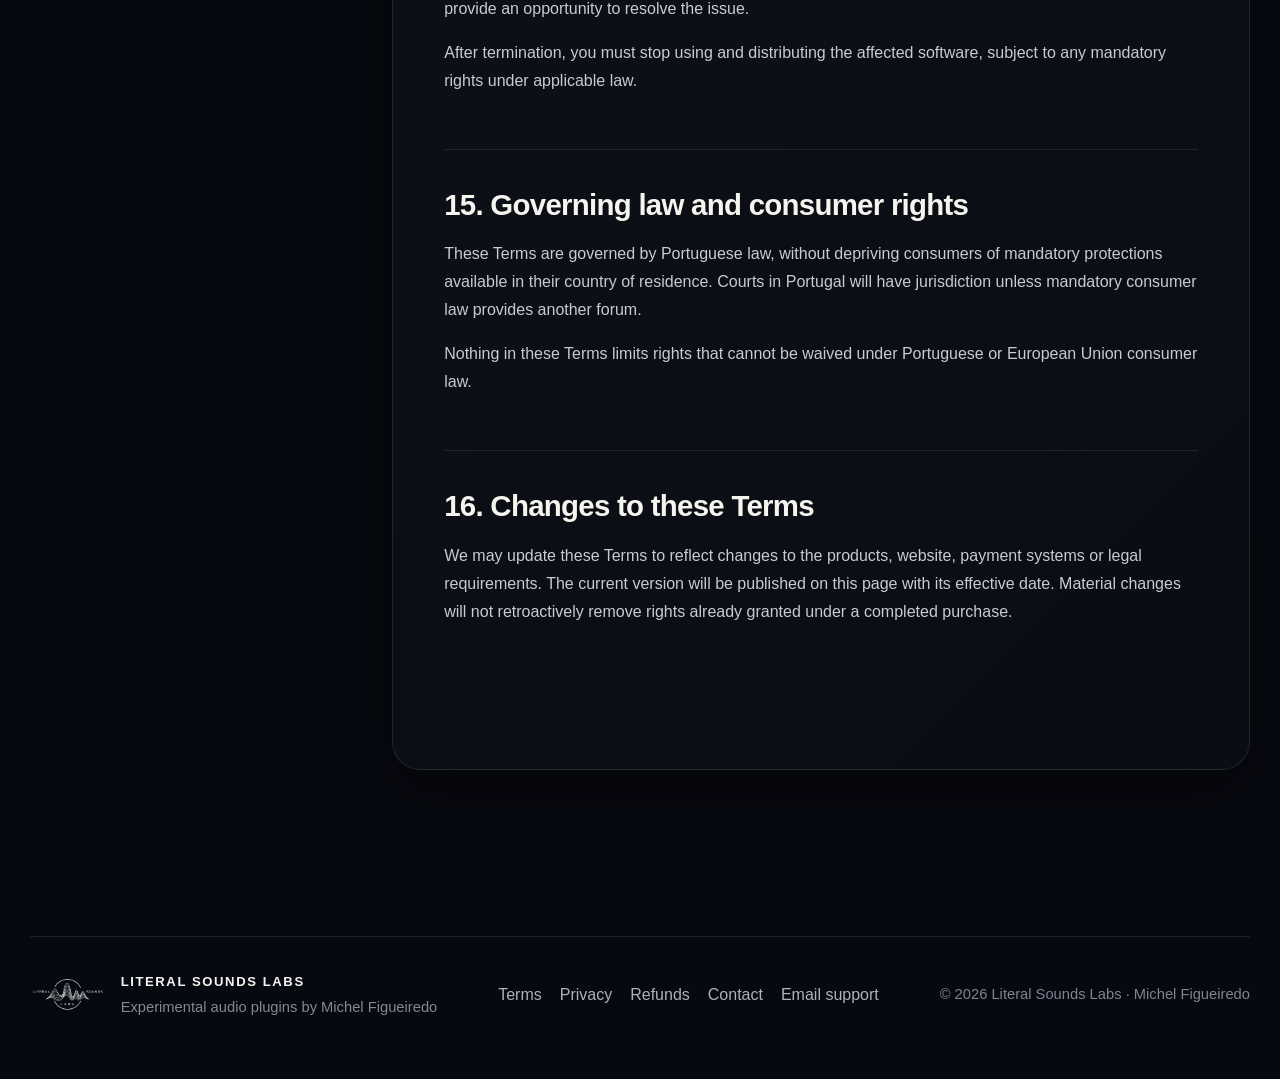
<file: terms.html>
<!DOCTYPE html>

<html lang="en">
<head>
<meta charset="utf-8"/>
<meta content="width=device-width, initial-scale=1" name="viewport"/>
<meta content="#090b12" name="theme-color"/>
<meta content="These terms govern use of the Literal Sounds Labs website, free downloads, trial software, paid licences and related support services." name="description"/>
<meta content="Terms of Use and Software Licence — Literal Sounds Labs" property="og:title"/>
<meta content="These terms govern use of the Literal Sounds Labs website, free downloads, trial software, paid licences and related support services." property="og:description"/>
<meta content="website" property="og:type"/>
<title>Terms of Use and Software Licence — Literal Sounds Labs</title>
<link href="favicon.svg" rel="icon" type="image/svg+xml"/>
<link href="assets/styles.css?v=20260713-legal-contact-fix" rel="stylesheet"/>
</head>
<body class="simple-page">
<header class="site-header" id="siteHeader">
<nav aria-label="Main navigation" class="nav">
<a aria-label="Literal Sounds Labs home" class="brand" href="index.html">
<img alt="Literal Sounds Labs logo" class="brand-logo" src="literalSoundsLogo.png"/>
<span class="brand-label"><strong>Literal Sounds</strong><span>Labs</span></span>
</a>
<div class="nav-links"><a data-nav="home" href="index.html">Home</a><a data-nav="plugins" href="index.html#plugins">Plugins</a><a class="optional-link" data-nav="about" href="index.html#about">About Us</a><a class="optional-link" data-nav="downloads" href="index.html#downloads">Downloads</a><a class="contact-nav-link" data-nav="contact" href="contact.html">Contact</a></div>
</nav>
</header>
<main class="page-shell legal-page"><section class="legal-hero"><div class="section-inner legal-hero-inner reveal"><span class="eyebrow">Legal information</span><h1>Terms of Use and Software Licence</h1><p class="legal-intro">These terms govern use of the Literal Sounds Labs website, free downloads, trial software, paid licences and related support services.</p><p class="legal-updated">Effective date: 13 July 2026</p></div></section><section class="legal-content-section"><div class="section-inner legal-layout"><aside class="legal-summary panel reveal"><span class="eyebrow">At a glance</span><p>This page is written to explain our policy clearly. It does not remove any rights that cannot legally be excluded.</p><a class="btn btn-secondary" href="contact.html">Contact us</a></aside><article class="legal-document panel reveal"><section class="legal-section"><h2>1. About Literal Sounds Labs</h2><p>Literal Sounds Labs is an independent audio-software project operated by Michel Figueiredo from Lisbon, Portugal. These Terms apply whenever you browse this website, download a plugin, start a trial, purchase a licence or contact us for support.</p><p><strong>Contact:</strong> <a href="mailto:support@literalsoundslabs.com" rel="noopener noreferrer" target="_blank">support@literalsoundslabs.com</a><br/><strong>Postal address:</strong> Rua Adriano José da Silva, N.º 20, 2770-004 Lisbon, Portugal.</p></section><section class="legal-section"><h2>2. Acceptance of these Terms</h2><p>By using the website or downloading, installing, activating or purchasing any Literal Sounds Labs product, you agree to these Terms and to any product-specific licence file supplied with the software. If you do not agree, do not use or install the software.</p><p>You must be legally able to enter into a contract in your country. If you use a product for an organisation, you confirm that you are authorised to accept these Terms on its behalf.</p></section><section class="legal-section"><h2>3. Website and product information</h2><p>We aim to keep descriptions, compatibility information, prices and download links accurate. Audio software depends on operating systems, DAWs, plugin formats, drivers and third-party components, so compatibility cannot be guaranteed for every configuration.</p><p>Product pages may be updated as features, builds and supported platforms change. Screenshots, demonstrations and audio examples are illustrative and may differ slightly from the current release.</p></section><section class="legal-section"><h2>4. Free products, trials and paid licences</h2><p>Free products may be used without payment, subject to the supplied licence. Trial versions are provided for evaluation and may be time-limited or feature-limited. Circumventing trial restrictions, activation limits or licence checks is prohibited.</p><p>A paid purchase grants a limited, personal, non-exclusive and non-transferable licence to use the relevant software. Unless a product page or licence states otherwise, ownership of the software and all intellectual-property rights remains with Literal Sounds Labs.</p></section><section class="legal-section"><h2>5. Permitted use</h2><p>You may install and use the software on the number of devices allowed by the product licence or activation system. You may use the software in commercial and non-commercial music, sound-design, audiovisual, performance, broadcast and installation work.</p><p>You retain ownership of music and other original content you create with the software. No royalties are owed to Literal Sounds Labs for finished creative work produced using the plugins.</p></section><section class="legal-section"><h2>6. Prohibited use</h2><p>You must not:</p><ul><li>sell, rent, sublicense, redistribute or publicly share the software, licence key or download package;</li><li>reverse engineer, decompile or modify the software except where applicable law expressly permits it;</li><li>remove copyright, branding, licence or attribution notices;</li><li>use another person’s licence key or attempt to defeat activation, trial or device limits;</li><li>use the website or software for unlawful, abusive, fraudulent or security-compromising activity.</li></ul></section><section class="legal-section"><h2>7. Purchases and payment</h2><p>Paid licences are sold through Payhip and its payment providers. The checkout page shows the applicable price, currency, taxes and payment terms before purchase. Payhip or the payment provider may process billing details and issue transaction records.</p><p>Literal Sounds Labs does not directly receive or store full card details. A purchase is complete when the payment platform confirms it and the licence or purchase confirmation is issued.</p></section><section class="legal-section"><h2>8. Downloads, installation and backups</h2><p>You are responsible for checking system requirements, downloading the correct macOS or Windows package and following the installation guide. Keep a secure copy of your licence information and purchased installer where appropriate.</p><p>Unsigned or non-notarised builds may require additional operating-system approval steps. Installation guidance is provided, but you remain responsible for maintaining suitable backups before installing or updating software.</p></section><section class="legal-section"><h2>9. Updates and changes</h2><p>We may release maintenance updates, compatibility updates, feature changes or replacement builds. Unless expressly promised, there is no obligation to provide a particular feature, format, platform version or update indefinitely.</p><p>We may discontinue a product or platform build. Where reasonably possible, existing customers will be given access to the latest available compatible version.</p></section><section class="legal-section"><h2>10. Support</h2><p>Support is provided on a reasonable-efforts basis through the <a href="contact.html">Contact page</a> or <a href="mailto:support@literalsoundslabs.com" rel="noopener noreferrer" target="_blank">support email</a>. Please include the product name, operating system, DAW, plugin format, version number and a clear description of the problem.</p><p>Support does not include third-party DAW training, operating-system repair, hardware configuration unrelated to the product, or custom development unless separately agreed.</p></section><section class="legal-section"><h2>11. Availability and warranties</h2><p>The website and software are provided on an “as available” basis. We do not promise uninterrupted access, error-free operation or compatibility with every current or future computer, host or third-party product.</p><p>Nothing in these Terms excludes statutory guarantees or consumer rights that cannot legally be excluded. Any additional warranties are limited to those expressly stated on the relevant product page or required by applicable law.</p></section><section class="legal-section"><h2>12. Limitation of liability</h2><p>To the maximum extent permitted by law, Literal Sounds Labs is not liable for indirect or consequential loss, lost profits, lost projects, lost recordings, data loss or downtime arising from use or inability to use the website or software.</p><p>Where liability cannot be excluded, it will be limited to the amount paid for the affected product, except where applicable law requires otherwise. You should test plugins in a safe environment and keep backups of sessions, presets and important files.</p></section><section class="legal-section"><h2>13. Intellectual property</h2><p>The website, plugin code, interface designs, documentation, logos, names, text, images and other original materials are protected by copyright and other intellectual-property laws. No rights are granted except the limited rights expressly described in these Terms and the product licence.</p></section><section class="legal-section"><h2>14. Suspension and termination</h2><p>We may suspend download or activation access where there is credible evidence of fraud, chargeback abuse, licence sharing, security misuse or a material breach of these Terms. Where appropriate, we will provide an opportunity to resolve the issue.</p><p>After termination, you must stop using and distributing the affected software, subject to any mandatory rights under applicable law.</p></section><section class="legal-section"><h2>15. Governing law and consumer rights</h2><p>These Terms are governed by Portuguese law, without depriving consumers of mandatory protections available in their country of residence. Courts in Portugal will have jurisdiction unless mandatory consumer law provides another forum.</p><p>Nothing in these Terms limits rights that cannot be waived under Portuguese or European Union consumer law.</p></section><section class="legal-section"><h2>16. Changes to these Terms</h2><p>We may update these Terms to reflect changes to the products, website, payment systems or legal requirements. The current version will be published on this page with its effective date. Material changes will not retroactively remove rights already granted under a completed purchase.</p></section></article></div></section></main>
<footer>
<div class="footer-inner">
<div class="footer-brand">
<img alt="Literal Sounds Labs logo" src="literalSoundsLogo.png"/>
<div class="footer-brand-text">
<strong>Literal Sounds Labs</strong>
<span>Experimental audio plugins by Michel Figueiredo</span>
</div>
</div>
<div class="footer-links"><a href="terms.html">Terms</a><a href="privacy.html">Privacy</a><a href="refund.html">Refunds</a><a href="contact.html">Contact</a><a href="mailto:support@literalsoundslabs.com" rel="noopener noreferrer" target="_blank">Email support</a></div>
<div class="footer-meta">© <span id="year"></span> Literal Sounds Labs · Michel Figueiredo</div>
</div>
</footer>
<dialog aria-labelledby="unlockDialogTitle" id="unlockDialog">
<button aria-label="Close email form" class="dialog-close" type="button">×</button>
<div class="unlock-content">
<span class="eyebrow">Download access</span>
<h2 id="unlockDialogTitle">Unlock the plugins.</h2>
<p>Enter your email once to reveal the macOS and Windows download buttons across the entire website.</p>
<form class="email-form" id="emailForm">
<label for="emailInput">Email address</label>
<input autocomplete="email" id="emailInput" name="email" placeholder="you@example.com" required="" type="email"/>
<button class="btn btn-primary" id="submitEmail" type="submit">Unlock downloads</button>
<p class="form-note">By continuing, you agree that Literal Sounds Labs may store this email for download access and occasional product news.</p>
<p aria-live="polite" class="form-message" id="formMessage"></p>
</form>
</div>
</dialog>
<script src="assets/site.js?v=20260713-2"></script>
</body>
</html>
</file>
<file: assets/styles.css>
:root {
  color-scheme: dark;
  --bg: #070910;
  --bg-soft: #0d1019;
  --panel: rgba(17, 20, 31, .78);
  --panel-solid: #11141f;
  --text: #f5f4ef;
  --muted: #a9adba;
  --gold: #f3c667;
  --gold-2: #d79d3d;
  --cyan: #65e4d3;
  --pink: #f18bb6;
  --line: rgba(255, 255, 255, .09);
  --radius: 26px;
  --shadow: 0 20px 56px rgba(0, 0, 0, .32);
  --max: 1220px;
}
* { box-sizing: border-box; }
html { scroll-behavior: smooth; }
body {
  margin: 0; min-width: 320px; color: var(--text);
  background:
    radial-gradient(circle at 14% 8%, rgba(101, 228, 211, .11), transparent 30rem),
    radial-gradient(circle at 85% 20%, rgba(243, 198, 103, .12), transparent 34rem),
    var(--bg);
  font-family: Inter, ui-sans-serif, -apple-system, BlinkMacSystemFont, "Segoe UI", sans-serif;
  line-height: 1.6; overflow-x: hidden;
}
body::before {
  content: ""; position: fixed; inset: 0; pointer-events: none; opacity: .026; z-index: 99;
  background-image: repeating-linear-gradient(0deg, rgba(255,255,255,.35) 0 1px, transparent 1px 4px),
                    repeating-linear-gradient(90deg, rgba(255,255,255,.2) 0 1px, transparent 1px 5px);
  background-size: 4px 4px, 5px 5px; transform: translateZ(0);
}
a { color: inherit; }
button, input { font: inherit; } button { color: inherit; }
img { max-width: 100%; }
:focus-visible { outline: 3px solid var(--cyan); outline-offset: 4px; }
.site-header { position: sticky; top: 0; z-index: 70; border-bottom: 1px solid transparent; transition: background .25s ease, border-color .25s ease; }
.site-header.scrolled { background: rgba(7, 9, 16, .95); border-color: var(--line); box-shadow: 0 8px 30px rgba(0,0,0,.2); }
.nav { width: min(calc(100% - 40px), var(--max)); min-height: 98px; margin: auto; display: flex; align-items: center; justify-content: space-between; gap: 24px; }
.brand { display: inline-flex; align-items: center; gap: 14px; text-decoration: none; white-space: nowrap; }
.brand-logo { display: block; height: 74px; width: auto; flex: 0 0 auto; }
.brand-label { display: inline-flex; flex-direction: column; line-height: 1; gap: 5px; text-transform: uppercase; letter-spacing: .12em; font-size: .72rem; font-weight: 900; }
.brand-label strong { font-size: .98rem; letter-spacing: .18em; color: var(--text); }
.brand-label span { color: var(--gold); }
.nav-links { display: flex; align-items: center; gap: 8px; flex-wrap: wrap; }
.nav-links a { text-decoration: none; color: var(--muted); padding: 10px 14px; border-radius: 999px; font-size: .9rem; font-weight: 700; }
.nav-links a:hover { color: var(--text); background: rgba(255,255,255,.06); }
.page-shell { position: relative; z-index: 2; }
.section { padding: 100px 20px; }
.section-tight { padding: 70px 20px; }
.section-inner { width: min(100%, var(--max)); margin: auto; }
.eyebrow { display: inline-flex; align-items: center; gap: 9px; color: var(--gold); font-size: .78rem; text-transform: uppercase; letter-spacing: .22em; font-weight: 900; }
.eyebrow::before { content: ""; width: 30px; height: 1px; background: currentColor; }
h1, h2, h3, p { margin-top: 0; }
h1 { font-size: clamp(3rem, 8vw, 6.8rem); line-height: .9; letter-spacing: -.06em; margin: 18px 0 22px; }
h1 em { color: var(--gold); font-style: normal; }
h2 { font-size: clamp(2.2rem, 5vw, 4.4rem); line-height: .96; letter-spacing: -.05em; margin-bottom: 16px; }
h3 { font-size: 1.25rem; letter-spacing: -.02em; }
p { color: #c6c9d2; }
.hero { min-height: 88svh; display: grid; place-items: center; position: relative; padding: 90px 20px 80px; }
.hero-grid { width: min(100%, var(--max)); display: grid; grid-template-columns: 1.08fr .92fr; gap: clamp(34px, 6vw, 90px); align-items: center; }
.hero-copy > p { max-width: 700px; color: #c4c7d1; font-size: clamp(1.05rem, 1.9vw, 1.24rem); }
.hero-actions { display: flex; gap: 12px; flex-wrap: wrap; margin-top: 34px; }
.btn { min-height: 50px; display: inline-flex; align-items: center; justify-content: center; gap: 9px; padding: 12px 20px; border: 1px solid transparent; border-radius: 999px; text-decoration: none; font-weight: 850; cursor: pointer; transition: transform .2s ease, background .2s ease, border-color .2s ease, opacity .2s ease; }
.btn:hover { transform: translateY(-2px); }
.btn-primary { background: linear-gradient(135deg, #ffd978, var(--gold-2)); color: #171109; box-shadow: 0 12px 35px rgba(215,157,61,.2); }
.btn-secondary { background: rgba(255,255,255,.045); border-color: var(--line); color: var(--text); }
.btn-ghost { background: transparent; border-color: rgba(255,255,255,.14); color: #d9dbe2; }
.btn[disabled] { opacity: .55; cursor: default; }
.orb { position: absolute; border-radius: 50%; pointer-events: none; opacity: .62; animation: float 11s ease-in-out infinite; z-index: -2; will-change: transform; backface-visibility: hidden; transform: translate3d(0,0,0); }
.orb-a { width: 420px; height: 420px; left: -130px; top: 22%; background: radial-gradient(circle, rgba(101,228,211,.19) 0%, rgba(101,228,211,.08) 46%, transparent 72%); }
.orb-b { width: 480px; height: 480px; right: -190px; top: 11%; background: radial-gradient(circle, rgba(243,198,103,.2) 0%, rgba(243,198,103,.08) 46%, transparent 72%); animation-delay: -4s; }
.orb-c { width: 310px; height: 310px; left: 54%; bottom: -100px; background: radial-gradient(circle, rgba(241,139,182,.15) 0%, rgba(241,139,182,.05) 46%, transparent 72%); animation-delay: -7s; }
@keyframes float { 0%,100% { transform: translate3d(0,0,0) scale(1); } 50% { transform: translate3d(0,20px,0) scale(1.055);} }
.hero-logo-panel { width: min(100%, 620px); min-height: 420px; padding: 34px; border-radius: 34px; border: 1px solid rgba(255,255,255,.1); background: linear-gradient(180deg, rgba(255,255,255,.05), rgba(255,255,255,.02)); box-shadow: inset 0 0 110px rgba(101,228,211,.04), 0 0 80px rgba(0,0,0,.35); display: grid; place-items: center; position: relative; overflow: hidden; }
.hero-logo-panel::before, .hero-logo-panel::after { content: ""; position: absolute; border-radius: 50%; inset: 6%; border: 1px solid rgba(243,198,103,.2); animation: spin 32s linear infinite; will-change: transform; transform: translateZ(0); }
.hero-logo-panel::after { inset: 16%; border-style: dashed; border-color: rgba(101,228,211,.18); animation-direction: reverse; animation-duration: 28s; }
.hero-logo-panel > img { position: relative; z-index: 2; width: min(100%, 560px); height: auto; }
@keyframes spin { to { transform: rotate(360deg); } }
.signal-caption { position: absolute; inset: auto 0 12px; text-align: center; color: var(--muted); font-size: .78rem; letter-spacing: .2em; text-transform: uppercase; z-index: 2; }
.grid-12 { display: grid; grid-template-columns: repeat(12, 1fr); gap: 22px; }
.plugin-card { grid-column: span 6; min-height: 600px; border-radius: var(--radius); border: 1px solid var(--line); overflow: hidden; background: linear-gradient(180deg, rgba(255,255,255,.045), rgba(255,255,255,.018)); box-shadow: var(--shadow); position: relative; display: flex; flex-direction: column; transition: transform .35s ease, border-color .35s ease; content-visibility: auto; contain-intrinsic-size: 620px; }
.plugin-card:nth-child(3n) { grid-column: span 7; }
.plugin-card:nth-child(3n + 1):not(:first-child) { grid-column: span 5; }
.plugin-card:hover { transform: translateY(-6px); border-color: rgba(243,198,103,.3); }
.card-media { aspect-ratio: 16/10; overflow: hidden; background: #0a0c13; position: relative; }
.card-media::after { content: ""; position: absolute; inset: auto 0 0; height: 42%; background: linear-gradient(transparent, rgba(7,9,16,.8)); }
.card-media img { width: 100%; height: 100%; object-fit: cover; object-position: top center; transition: transform .65s cubic-bezier(.2,.75,.2,1); }
.plugin-card:hover .card-media img { transform: scale(1.035); }
.card-badge { position: absolute; left: 18px; top: 18px; z-index: 2; padding: 7px 11px; border: 1px solid rgba(255,255,255,.14); border-radius: 999px; background: rgba(7,9,16,.94); font-size: .69rem; letter-spacing: .13em; text-transform: uppercase; font-weight: 900; }
.card-badge.free { color: var(--cyan); }
.card-body { padding: 25px 26px 28px; display: flex; flex: 1; flex-direction: column; }
.card-index { color: var(--gold); font-size: .72rem; letter-spacing: .18em; font-weight: 900; }
.card-body h3 { font-size: clamp(1.6rem, 3vw, 2.3rem); line-height: 1.02; letter-spacing: -.04em; margin: 9px 0 14px; }
.card-body p { color: var(--muted); margin-bottom: 22px; }
.chips { display: flex; flex-wrap: wrap; gap: 7px; margin-bottom: 24px; }
.chip { padding: 6px 10px; border-radius: 999px; background: rgba(255,255,255,.05); border: 1px solid rgba(255,255,255,.07); color: #cdd0d8; font-size: .76rem; font-weight: 750; }
.card-actions { margin-top: auto; display: flex; flex-wrap: wrap; gap: 9px; }
.card-actions .btn { min-height: 44px; padding: 9px 16px; font-size: .87rem; }
.manifesto { border-block: 1px solid var(--line); background: linear-gradient(110deg, rgba(101,228,211,.04), rgba(243,198,103,.045)); }
.manifesto-grid { display: grid; grid-template-columns: 1fr 1.2fr; gap: 70px; align-items: center; }
.manifesto-copy { color: #c6c8d1; font-size: clamp(1.04rem, 1.8vw, 1.16rem); }
.manifesto-copy strong { color: var(--text); }
.principles { display: grid; grid-template-columns: repeat(3, 1fr); gap: 12px; margin-top: 28px; }
.principle { min-height: 118px; padding: 18px; border: 1px solid var(--line); border-radius: 18px; background: rgba(255,255,255,.025); }
.principle b { display: block; color: var(--gold); font-size: 1.4rem; margin-bottom: 6px; }
.principle span { color: var(--muted); font-size: .86rem; }
.unlock-cta, .panel { border-radius: 28px; border: 1px solid rgba(255,255,255,.09); background: linear-gradient(135deg, rgba(255,255,255,.05), rgba(255,255,255,.018)); box-shadow: var(--shadow); }
.unlock-cta { display: grid; grid-template-columns: 1fr auto; gap: 24px; align-items: center; padding: clamp(28px, 5vw, 60px); border-color: rgba(243,198,103,.22); background: radial-gradient(circle at 80% 0%, rgba(243,198,103,.13), transparent 22rem), linear-gradient(135deg, rgba(255,255,255,.055), rgba(255,255,255,.018)); }
.product-hero { padding-top: 60px; }
.product-grid { width: min(100%, var(--max)); margin: auto; display: grid; grid-template-columns: 1.02fr .98fr; gap: clamp(28px, 5vw, 64px); align-items: center; }
.product-frame { border-radius: 28px; border: 1px solid rgba(255,255,255,.09); background: linear-gradient(180deg, rgba(255,255,255,.045), rgba(255,255,255,.018)); box-shadow: var(--shadow); overflow: hidden; }
.product-frame img { display: block; width: 100%; height: auto; }
.product-copy .lede { font-size: 1.1rem; color: #d0d2da; }
.product-copy .actions { display: flex; flex-wrap: wrap; gap: 12px; margin-top: 26px; }
.breadcrumb { display: flex; flex-wrap: wrap; gap: 10px; color: var(--muted); font-size: .86rem; margin-bottom: 18px; }
.breadcrumb a { color: var(--muted); text-decoration: none; }
.breadcrumb a:hover { color: var(--text); }
.content-grid { display: grid; grid-template-columns: 1.02fr .98fr; gap: 24px; align-items: start; }
.panel { padding: 26px; }
.panel h3 { color: var(--gold); text-transform: uppercase; letter-spacing: .08em; font-size: .98rem; margin-bottom: 14px; }
.feature-list, .usage-list { list-style: none; padding: 0; margin: 0; display: grid; gap: 10px; }
.feature-list li, .usage-list li { color: #c8cad2; padding-left: 22px; position: relative; }
.feature-list li::before, .usage-list li::before { content: ""; position: absolute; left: 0; top: .68em; width: 8px; height: 8px; border-radius: 50%; background: var(--cyan); box-shadow: 0 0 12px rgba(101,228,211,.45); }
.video-gallery { display: grid; gap: 16px; }
.video-gallery.has-multiple { grid-template-columns: repeat(2, minmax(0, 1fr)); }
.video-gallery.has-multiple .video-item:first-child { grid-column: 1 / -1; }
.video-item { display: grid; gap: 8px; min-width: 0; }
.video-label { color: #cfd2dc; font-size: .82rem; font-weight: 800; letter-spacing: .08em; text-transform: uppercase; }
.video-shell { aspect-ratio: 16/9; border-radius: 18px; border: 1px solid var(--line); overflow: hidden; background: #080a11; display: grid; place-items: center; position: relative; box-shadow: 0 12px 32px rgba(0,0,0,.24); }
.video-shell iframe { display: block; width: 100%; height: 100%; border: 0; }
.video-preview { width: 100%; height: 100%; padding: 0; border: 0; cursor: pointer; position: relative; display: block; overflow: hidden; background: #080a11; color: white; }
.video-preview img { display: block; width: 100%; height: 100%; object-fit: cover; transform: scale(1.01); transition: transform .35s ease, opacity .35s ease; opacity: .82; }
.video-preview::after { content: ""; position: absolute; inset: 0; background: linear-gradient(180deg, transparent 38%, rgba(0,0,0,.58)); }
.video-preview:hover img { transform: scale(1.035); opacity: .95; }
.video-play-icon { position: absolute; z-index: 2; left: 50%; top: 50%; transform: translate(-50%,-50%); width: 68px; height: 68px; border-radius: 50%; display: grid; place-items: center; border: 1px solid rgba(243,198,103,.55); background: rgba(7,9,16,.88); color: var(--gold); font-size: 1.35rem; box-shadow: 0 12px 30px rgba(0,0,0,.35); }
.video-placeholder { text-align: center; padding: 25px; color: var(--muted); }
.play-icon { width: 72px; height: 72px; margin: 0 auto 14px; border-radius: 50%; display: grid; place-items: center; border: 1px solid rgba(243,198,103,.4); background: rgba(243,198,103,.08); color: var(--gold); font-size: 1.45rem; }
.related-grid { display: grid; grid-template-columns: repeat(3, minmax(0, 1fr)); gap: 18px; }
.related-card { padding: 20px; border-radius: 22px; border: 1px solid var(--line); background: rgba(255,255,255,.025); }
.related-card h4 { margin: 8px 0 10px; font-size: 1.2rem; }
.related-card p { margin-bottom: 16px; color: var(--muted); }
.center-copy { max-width: 900px; }
.simple-page .hero { min-height: auto; padding-top: 70px; }
.simple-page .panel { max-width: 900px; margin: auto; }
footer { padding: 50px 20px 60px; color: #848895; }
.footer-inner { width: min(100%, var(--max)); margin: auto; display: flex; justify-content: space-between; gap: 24px; align-items: center; border-top: 1px solid var(--line); padding-top: 34px; }
.footer-brand { display: inline-flex; align-items: center; gap: 16px; }
.footer-brand img { height: 42px; width: auto; display: block; opacity: .94; }
.footer-brand-text { display: grid; gap: 4px; }
.footer-brand-text strong { color: var(--text); letter-spacing: .12em; text-transform: uppercase; font-size: .82rem; }
.footer-brand-text span { color: #848895; font-size: .92rem; }
.footer-links { display: flex; flex-wrap: wrap; gap: 18px; }
.footer-links a { color: #aeb1bc; text-decoration: none; }
.footer-links a:hover { color: var(--text); }
.footer-meta { color: #7f8492; font-size: .92rem; }
dialog { width: min(580px, calc(100% - 28px)); max-height: calc(100svh - 28px); padding: 0; color: var(--text); border: 1px solid rgba(255,255,255,.13); border-radius: 28px; background: #0d1019; box-shadow: 0 40px 140px rgba(0,0,0,.75); overflow: hidden; }
dialog::backdrop { background: rgba(2,3,7,.91); }
.dialog-close { position: sticky; z-index: 20; float: right; top: 14px; margin: 14px 14px -64px 0; width: 46px; height: 46px; border-radius: 50%; border: 1px solid rgba(255,255,255,.15); background: rgba(7,9,16,.96); cursor: pointer; font-size: 1.4rem; }
.unlock-content { padding: 44px clamp(22px, 6vw, 52px) 50px; }
.unlock-content h2 { font-size: clamp(2.2rem, 7vw, 3.5rem); line-height: .97; letter-spacing: -.05em; margin-bottom: 16px; }
.email-form { display: grid; gap: 12px; margin-top: 24px; }
.email-form label { font-size: .86rem; font-weight: 800; }
.email-form input { width: 100%; min-height: 56px; padding: 14px 17px; border-radius: 14px; border: 1px solid rgba(255,255,255,.13); background: #090b12; color: var(--text); }
.email-form input::placeholder { color: #696e7b; }
.form-note { font-size: .78rem; color: #7e828f !important; margin: 3px 0 0; }
.form-message { min-height: 24px; color: var(--cyan) !important; font-size: .88rem; margin: 2px 0 0; }
.reveal { opacity: 0; transform: translateY(24px); transition: opacity .65s ease, transform .65s ease; }
.reveal.visible { opacity: 1; transform: none; }
.hero.hero-paused .orb, .hero.hero-paused .hero-logo-panel::before, .hero.hero-paused .hero-logo-panel::after, body.is-scrolling .orb, body.is-scrolling .hero-logo-panel::before, body.is-scrolling .hero-logo-panel::after, body.page-hidden .orb, body.page-hidden .hero-logo-panel::before, body.page-hidden .hero-logo-panel::after { animation-play-state: paused !important; }
@media (max-width: 980px) {
  .hero-grid, .manifesto-grid, .product-grid, .content-grid, .unlock-cta { grid-template-columns: 1fr; }
  .grid-12 .plugin-card, .plugin-card:nth-child(3n), .plugin-card:nth-child(3n + 1):not(:first-child) { grid-column: span 12; min-height: 0; }
  .related-grid { grid-template-columns: 1fr; }
}
@media (max-width: 760px) {
  .nav { min-height: 84px; width: min(calc(100% - 24px), var(--max)); }
  .brand-label { display: none; } .brand-logo { height: 56px; }
  .nav-links a { padding: 8px 11px; }
  .nav-links a.optional-link { display: none; }
  .section, .section-tight { padding-inline: 14px; }
  .hero { min-height: auto; padding: 88px 18px 58px; }
  .hero-logo-panel { min-height: 300px; }
  .orb-c { display: none; }
  .card-actions { display: grid; grid-template-columns: 1fr 1fr; }
  .card-actions .btn:first-child { grid-column: 1 / -1; }
  .principles { grid-template-columns: 1fr; }
  .video-gallery.has-multiple { grid-template-columns: 1fr; }
  .video-gallery.has-multiple .video-item:first-child { grid-column: auto; }
  .footer-inner { flex-direction: column; align-items: flex-start; }
  .footer-brand { flex-direction: column; align-items: flex-start; }
}
@media (prefers-reduced-motion: reduce) {
  *, *::before, *::after { animation-duration: .001ms !important; animation-iteration-count: 1 !important; scroll-behavior: auto !important; transition-duration: .001ms !important; }
  .reveal { opacity: 1; transform: none; }
}


/* Separate platform downloads */
.platform-downloads {
  display: grid;
  grid-template-columns: repeat(2, minmax(0, 1fr));
  gap: 10px;
  min-width: min(100%, 330px);
}
.platform-downloads.compact {
  flex: 1 1 100%;
  width: 100%;
}
.platform-downloads .btn {
  width: 100%;
  white-space: nowrap;
}
.platform-button {
  position: relative;
  overflow: visible;
}
.platform-button[data-platform="macos"]::before,
.platform-button[data-platform="windows"]::before {
  display: inline-grid;
  place-items: center;
  width: 20px;
  height: 20px;
  border-radius: 6px;
  font-size: .72rem;
  font-weight: 950;
  line-height: 1;
  background: rgba(255,255,255,.07);
  border: 1px solid rgba(255,255,255,.08);
}
.platform-button[data-platform="macos"]::before { content: "M"; }
.platform-button[data-platform="windows"]::before { content: "W"; }
.platform-button.recommended {
  border-color: rgba(101,228,211,.52);
  box-shadow: 0 0 0 1px rgba(101,228,211,.08), 0 10px 24px rgba(101,228,211,.08);
}
.product-copy .platform-button.recommended::after,
.unlock-cta .platform-button.recommended::after {
  content: "Recommended";
  position: absolute;
  right: 12px;
  top: -9px;
  padding: 2px 7px;
  border-radius: 999px;
  color: #09110f;
  background: var(--cyan);
  font-size: .56rem;
  letter-spacing: .08em;
  text-transform: uppercase;
  font-weight: 950;
}
.card-actions .platform-downloads { order: 3; }
.card-actions > .btn-primary { order: 2; }
.card-actions > .btn-secondary { order: 1; }
.product-copy .actions .platform-downloads { flex: 1 1 330px; max-width: 390px; }
.unlock-cta .platform-downloads { min-width: min(100%, 360px); }
@media (max-width: 560px) {
  .platform-downloads { grid-template-columns: 1fr; width: 100%; min-width: 0; }
  .product-copy .actions .platform-downloads { max-width: none; }
  .product-copy .platform-button.recommended::after,
  .unlock-cta .platform-button.recommended::after { right: 10px; }
}

.installation-links {
  width: 100%;
  margin-top: 8px;
  color: var(--muted);
  font-size: .82rem;
}
.installation-links a {
  color: var(--cyan);
  text-decoration: none;
  font-weight: 750;
}
.installation-links a:hover { text-decoration: underline; }
.unavailable-download,
.unavailable-download:hover {
  opacity: .48;
  cursor: not-allowed;
  transform: none;
}


/* Performance and mobile optimisation — July 2026 */
html { scroll-behavior: auto; }
body { background-attachment: scroll; }
/* A fixed full-screen texture caused repainting and scroll stutter on older Safari. */
body::before { display: none; }
/* Avoid Safari layout jumps caused by content-visibility on large cards. */
.plugin-card { content-visibility: visible; contain-intrinsic-size: auto; }
/* Pause decorative motion while the page is moving. */
body.is-scrolling .orb,
body.is-scrolling .hero-logo-panel::before,
body.is-scrolling .hero-logo-panel::after { animation: none !important; }
/* Keep transitions to compositor-friendly properties. */
.plugin-card, .card-media img, .reveal, .btn { backface-visibility: hidden; }
.site-header { will-change: auto; }

@media (hover: none), (pointer: coarse) {
  .plugin-card:hover, .btn:hover { transform: none; }
  .plugin-card:hover .card-media img { transform: none; }
}

@media (max-width: 760px) {
  :root { --radius: 20px; }
  body { line-height: 1.5; }
  .site-header { background: rgba(7,9,16,.96); border-color: var(--line); }
  .nav { min-height: 84px; gap: 10px; }
  .nav-links { gap: 2px; }
  .nav-links a { font-size: .82rem; padding: 8px 9px; }
  .hero { padding: 78px 14px 44px; }
  .hero-grid { gap: 28px; }
  h1 { font-size: clamp(2.7rem, 15vw, 4.6rem); line-height: .94; }
  h2 { font-size: clamp(2rem, 11vw, 3rem); line-height: 1; }
  .hero-copy > p { font-size: 1rem; }
  .hero-actions { display: grid; grid-template-columns: 1fr; width: 100%; margin-top: 24px; }
  .hero-actions .btn { width: 100%; }
  .hero-logo-panel { min-height: 240px; padding: 22px; border-radius: 24px; }
  .hero-logo-panel::before, .hero-logo-panel::after, .orb { animation: none !important; }
  .section { padding-block: 64px; }
  .section-tight { padding-block: 48px; }
  .plugin-card { border-radius: 20px; box-shadow: 0 12px 32px rgba(0,0,0,.24); }
  .card-media { aspect-ratio: 16 / 11; }
  .card-body { padding: 21px 18px 22px; }
  .card-body h3 { font-size: clamp(1.55rem, 8vw, 2rem); }
  .card-actions { display: grid; grid-template-columns: 1fr; }
  .card-actions .btn, .platform-downloads { width: 100%; }
  .card-actions .btn:first-child { grid-column: auto; }
  .platform-downloads { grid-template-columns: 1fr; min-width: 0; }
  .manifesto-grid { gap: 32px; }
  .panel { padding: 20px 17px; }
  .product-grid { gap: 28px; }
  .product-media { border-radius: 20px; }
  .footer-links { gap: 12px 16px; }
  dialog { border-radius: 20px; }
  .unlock-content { padding: 38px 20px 34px; }
}

@media (max-width: 420px) {
  .nav-links a { font-size: .76rem; padding-inline: 7px; }
  .brand-logo { height: 52px; }
  .section, .section-tight { padding-inline: 12px; }
  .hero { padding-inline: 12px; }
  .card-body { padding-inline: 16px; }
  .chip { font-size: .7rem; }
}


/* Robust responsive layout fix — prevents horizontal overflow on narrow phones */
html, body { width: 100%; max-width: 100%; overflow-x: clip; }
main, section, header, footer, nav, div, article { min-width: 0; }
img, video, iframe, svg { max-width: 100%; }

.collection-intro {
  display: grid;
  grid-template-columns: minmax(0, 1fr) minmax(280px, 560px);
  gap: 36px;
  align-items: end;
  margin-bottom: 46px;
}
.collection-intro > *,
.hero-grid > *,
.product-grid > *,
.content-grid > *,
.manifesto-grid > *,
.unlock-cta > *,
.grid-12 > * { min-width: 0; }

h1, h2, h3, p, a, span, button {
  overflow-wrap: anywhere;
  word-break: normal;
}

@media (max-width: 980px) {
  .collection-intro { grid-template-columns: minmax(0, 1fr); gap: 18px; }
  .collection-intro p { max-width: 760px; }
}

@media (max-width: 760px) {
  .section-inner, .hero-grid, .product-grid { width: 100%; max-width: 100%; }
  .collection-intro { margin-bottom: 30px; }
  .collection-intro h2 { max-width: 100%; }
  .collection-intro p { width: 100%; max-width: none; }
  .nav { width: calc(100% - 20px); }
  .nav-links { min-width: 0; }
  .hero-logo-panel { width: 100%; }
  .plugin-card { width: 100%; max-width: 100%; }
  .card-media img { display: block; }
  .card-actions > *, .platform-downloads, .platform-downloads .btn { min-width: 0; max-width: 100%; }
  .btn { white-space: normal; text-align: center; }
  .signal-caption { padding-inline: 12px; font-size: .68rem; letter-spacing: .13em; }
}

@media (max-width: 480px) {
  .section, .section-tight { padding-left: 12px; padding-right: 12px; }
  .hero { padding-left: 12px; padding-right: 12px; }
  h1 { font-size: clamp(2.35rem, 13vw, 3.5rem); }
  h2 { font-size: clamp(1.9rem, 10vw, 2.65rem); }
  .eyebrow { font-size: .68rem; letter-spacing: .16em; }
  .hero-logo-panel { min-height: 220px; padding: 18px; }
  .card-body h3 { font-size: clamp(1.45rem, 7.5vw, 1.9rem); }
}

@media (max-width: 360px) {
  .nav-links a { font-size: .7rem; padding: 7px 5px; }
  .brand-logo { height: 48px; }
  h1 { font-size: 2.2rem; }
  h2 { font-size: 1.82rem; }
  .card-body { padding-left: 14px; padding-right: 14px; }
}

/* Contact page */
.nav-links a[aria-current="page"],
.nav-links a.is-active {
  color: var(--text);
  background: rgba(255,255,255,.075);
  border: 1px solid rgba(255,255,255,.08);
  box-shadow: inset 0 -2px 0 var(--gold);
}
.contact-page { min-height: 72vh; }
.contact-hero { padding-top: clamp(78px, 9vw, 132px); padding-bottom: 34px; }
.contact-heading { max-width: 980px; }
.contact-heading h1 { max-width: 900px; margin: 8px 0 24px; font-size: clamp(3.1rem, 7.8vw, 6.35rem); line-height: .93; }
.contact-heading > p { max-width: 780px; font-size: clamp(1rem, 1.7vw, 1.18rem); }
.contact-content-section { padding-top: 24px; }
.contact-layout {
  display: grid;
  grid-template-columns: minmax(0, 1.45fr) minmax(290px, .65fr);
  gap: 28px;
  align-items: start;
}
.contact-form-panel, .contact-details-card, .contact-tip-card { overflow: hidden; }
.contact-form-panel { padding: clamp(24px, 4vw, 42px); }
.contact-panel-heading { max-width: 680px; margin-bottom: 30px; }
.contact-panel-heading h2, .contact-details-card h2 { margin: 7px 0 10px; font-size: clamp(2rem, 4vw, 3.2rem); }
.contact-panel-heading p { margin: 0; }
.contact-form { display: grid; gap: 22px; }
.contact-form-grid {
  display: grid;
  grid-template-columns: repeat(2, minmax(0, 1fr));
  gap: 20px 18px;
}
.contact-field { display: flex; flex-direction: column; gap: 8px; min-width: 0; }
.contact-field-wide { grid-column: 1 / -1; }
.contact-field label {
  color: #e8eaf0;
  font-size: .8rem;
  font-weight: 850;
  letter-spacing: .035em;
}
.contact-field label span { color: var(--cyan); }
.contact-field input,
.contact-field select,
.contact-field textarea {
  display: block;
  width: 100%;
  min-width: 0;
  margin: 0;
  border: 1px solid rgba(255,255,255,.14);
  border-radius: 13px;
  background: rgba(5,7,12,.72);
  color: var(--text);
  padding: 14px 16px;
  font: inherit;
  line-height: 1.35;
  box-shadow: inset 0 1px 0 rgba(255,255,255,.025);
  transition: border-color .18s ease, box-shadow .18s ease, background .18s ease;
  -webkit-appearance: none;
  appearance: none;
}
.contact-field input, .contact-field select { height: 54px; }
.contact-field select {
  padding-right: 42px;
  background-image: linear-gradient(45deg, transparent 50%, #aeb3bf 50%), linear-gradient(135deg, #aeb3bf 50%, transparent 50%);
  background-position: calc(100% - 19px) 23px, calc(100% - 14px) 23px;
  background-size: 5px 5px, 5px 5px;
  background-repeat: no-repeat;
}
.contact-field textarea { min-height: 190px; resize: vertical; }
.contact-field input::placeholder, .contact-field textarea::placeholder { color: #777d8b; opacity: 1; }
.contact-field input:hover, .contact-field select:hover, .contact-field textarea:hover { border-color: rgba(255,255,255,.23); }
.contact-field input:focus, .contact-field select:focus, .contact-field textarea:focus {
  outline: none;
  border-color: rgba(101,228,211,.72);
  background: rgba(8,11,18,.95);
  box-shadow: 0 0 0 3px rgba(101,228,211,.11);
}
.contact-form-footer { display: flex; align-items: center; gap: 18px; flex-wrap: wrap; }
.contact-submit { min-width: 170px; }
.contact-form-footer .form-note { flex: 1 1 260px; margin: 0; }
.form-honeypot { position: absolute !important; left: -10000px !important; width: 1px !important; height: 1px !important; opacity: 0 !important; }
.contact-success { margin: 0; padding: 14px 16px; border: 1px solid rgba(101,228,211,.28); border-radius: 13px; background: rgba(101,228,211,.075); color: var(--cyan) !important; }
.contact-sidebar { display: grid; gap: 20px; min-width: 0; }
.contact-details-card, .contact-tip-card { padding: clamp(23px, 3vw, 31px); }
.contact-list { display: grid; gap: 0; margin: 25px 0 0; }
.contact-list > div { padding: 17px 0; border-top: 1px solid var(--line); }
.contact-list dt { color: var(--gold); font-size: .7rem; letter-spacing: .14em; text-transform: uppercase; font-weight: 900; }
.contact-list dd { margin: 6px 0 0; color: #d7d9e0; overflow-wrap: anywhere; }
.contact-list a { color: var(--text); text-decoration: none; }
.contact-list a:hover { color: var(--cyan); }
.contact-list address { font-style: normal; line-height: 1.6; }
.contact-tip-card h3 { margin-bottom: 18px; font-size: 1.35rem; }
@media (max-width: 980px) {
  .contact-layout { grid-template-columns: 1fr; }
  .contact-sidebar { grid-template-columns: repeat(2, minmax(0,1fr)); }
}
@media (max-width: 760px) {
  .contact-hero { padding-top: 52px; padding-bottom: 20px; }
  .contact-heading h1 { font-size: clamp(2.55rem, 13vw, 4.1rem); }
  .contact-content-section { padding-top: 18px; }
  .contact-form-panel { padding: 23px 17px; }
  .contact-form-grid { grid-template-columns: 1fr; gap: 16px; }
  .contact-field-wide { grid-column: auto; }
  .contact-form-footer { align-items: stretch; }
  .contact-submit { width: 100%; }
  .contact-form-footer .form-note { flex-basis: 100%; }
  .contact-sidebar { grid-template-columns: 1fr; }
  .contact-details-card, .contact-tip-card { padding: 22px 17px; }
}
@media (max-width: 380px) {
  .contact-field input, .contact-field select, .contact-field textarea { padding-left: 13px; padding-right: 13px; }
}


/* Professional legal pages */
.legal-page{min-height:72vh}.legal-hero{padding:clamp(82px,10vw,138px) 0 32px}.legal-hero-inner{max-width:980px}.legal-hero h1{max-width:900px;margin:10px 0 22px;font-size:clamp(3rem,7.5vw,6rem);line-height:.96}.legal-intro{max-width:780px;font-size:clamp(1rem,1.7vw,1.2rem);color:#c9ccd5}.legal-updated{margin-top:18px;color:#8f95a3;font-size:.82rem;letter-spacing:.04em}.legal-content-section{padding:22px 0 clamp(72px,9vw,122px)}.legal-layout{display:grid;grid-template-columns:minmax(220px,.38fr) minmax(0,1fr);gap:28px;align-items:start}.legal-summary{position:sticky;top:116px;padding:26px}.legal-summary p{margin:14px 0 22px;font-size:.95rem}.legal-summary .btn{width:100%}.legal-document{padding:clamp(24px,4.4vw,54px);min-width:0}.legal-section{padding:0 0 31px;margin:0 0 31px;border-bottom:1px solid var(--line)}.legal-section:last-child{padding-bottom:0;margin-bottom:0;border-bottom:0}.legal-section h2{margin:0 0 15px;font-size:clamp(1.35rem,2.5vw,1.85rem);line-height:1.2}.legal-section p{margin:0 0 13px;color:#c8cbd3;line-height:1.75}.legal-section p:last-child{margin-bottom:0}.legal-section ul{margin:12px 0 8px;padding-left:1.25rem;color:#c8cbd3}.legal-section li{margin:0 0 9px;padding-left:.25rem;line-height:1.65}.legal-section a{color:var(--cyan);overflow-wrap:anywhere}.legal-section strong{color:#eef0f5}.legal-section code{color:var(--gold);background:rgba(255,255,255,.05);border:1px solid rgba(255,255,255,.08);border-radius:5px;padding:.08em .35em}@media(max-width:900px){.legal-layout{grid-template-columns:1fr}.legal-summary{position:static;display:grid;grid-template-columns:1fr auto;gap:14px 20px;align-items:center}.legal-summary .eyebrow{grid-column:1/-1}.legal-summary p{margin:0}.legal-summary .btn{width:auto}}@media(max-width:620px){.legal-hero{padding-top:56px;padding-bottom:18px}.legal-hero h1{font-size:clamp(2.45rem,13vw,4rem);overflow-wrap:anywhere}.legal-layout{gap:18px}.legal-summary{display:block;padding:21px 17px}.legal-summary p{margin:13px 0 18px}.legal-summary .btn{width:100%}.legal-document{padding:25px 17px}.legal-section{padding-bottom:25px;margin-bottom:25px}.legal-section ul{padding-left:1.05rem}}


/* Final contact + legal layout corrections */
.contact-page .contact-layout {
  display: grid !important;
  grid-template-columns: minmax(0, 1.35fr) minmax(300px, .65fr) !important;
  gap: 32px !important;
  align-items: start !important;
}
.contact-page .contact-form-panel { padding: clamp(28px, 4vw, 46px) !important; }
.contact-page .contact-panel-heading { margin-bottom: 28px !important; }
.contact-page .contact-panel-heading h2,
.contact-page .contact-details-card h2 {
  font-size: clamp(2rem, 3.4vw, 3rem) !important;
  line-height: 1.02 !important;
}
.contact-page .contact-form { display: block !important; }
.contact-page .contact-form-grid {
  display: grid !important;
  grid-template-columns: repeat(2, minmax(0, 1fr)) !important;
  gap: 22px 20px !important;
  width: 100% !important;
}
.contact-page .contact-field {
  display: grid !important;
  grid-template-columns: 1fr !important;
  gap: 9px !important;
  min-width: 0 !important;
  width: 100% !important;
}
.contact-page .contact-field-wide { grid-column: 1 / -1 !important; }
.contact-page .contact-field label {
  display: block !important;
  margin: 0 !important;
  font-size: .82rem !important;
  font-weight: 800 !important;
  line-height: 1.3 !important;
}
.contact-page .contact-field input,
.contact-page .contact-field select,
.contact-page .contact-field textarea {
  display: block !important;
  box-sizing: border-box !important;
  width: 100% !important;
  max-width: none !important;
  min-width: 0 !important;
  margin: 0 !important;
  border: 1px solid rgba(255,255,255,.16) !important;
  border-radius: 12px !important;
  background: #0a0d14 !important;
  color: #f4f1ea !important;
  padding: 14px 15px !important;
  font: inherit !important;
  line-height: 1.35 !important;
  box-shadow: none !important;
}
.contact-page .contact-field input,
.contact-page .contact-field select { height: 52px !important; }
.contact-page .contact-field textarea {
  min-height: 180px !important;
  resize: vertical !important;
}
.contact-page .contact-form-footer {
  display: flex !important;
  align-items: center !important;
  gap: 18px !important;
  margin-top: 24px !important;
}
.contact-page .contact-submit { min-width: 170px !important; }
.contact-page .form-note { margin: 0 !important; }

.legal-hero { padding-top: clamp(96px, 9vw, 132px) !important; padding-bottom: 42px !important; }
.legal-hero h1 {
  max-width: 880px !important;
  margin: 14px 0 24px !important;
  font-size: clamp(2.75rem, 5.4vw, 4.8rem) !important;
  line-height: 1.02 !important;
  letter-spacing: -.045em !important;
}
.legal-intro { line-height: 1.7 !important; }
.legal-content-section { padding-top: 36px !important; }
.legal-layout { gap: 36px !important; }
.legal-summary { padding: 28px !important; }
.legal-document { padding: clamp(34px, 4vw, 52px) !important; }
.legal-section { padding-bottom: 38px !important; margin-bottom: 38px !important; }
.legal-section h2 {
  margin-bottom: 18px !important;
  font-size: clamp(1.55rem, 2.3vw, 2.15rem) !important;
  line-height: 1.18 !important;
  letter-spacing: -.025em !important;
}
.legal-section p { margin-bottom: 16px !important; }
.legal-section ul { margin-top: 16px !important; margin-bottom: 14px !important; }

@media (max-width: 980px) {
  .contact-page .contact-layout { grid-template-columns: 1fr !important; }
}
@media (max-width: 760px) {
  .contact-page .contact-form-panel { padding: 24px 18px !important; }
  .contact-page .contact-form-grid { grid-template-columns: 1fr !important; gap: 17px !important; }
  .contact-page .contact-field-wide { grid-column: auto !important; }
  .contact-page .contact-form-footer { align-items: stretch !important; flex-direction: column !important; }
  .contact-page .contact-submit { width: 100% !important; }
  .legal-hero { padding-top: 70px !important; padding-bottom: 28px !important; }
  .legal-hero h1 { font-size: clamp(2.35rem, 11vw, 3.45rem) !important; }
  .legal-content-section { padding-top: 24px !important; }
  .legal-document { padding: 27px 18px !important; }
  .legal-section { padding-bottom: 29px !important; margin-bottom: 29px !important; }
  .legal-section h2 { font-size: clamp(1.4rem, 7vw, 1.85rem) !important; }
}
</file>
